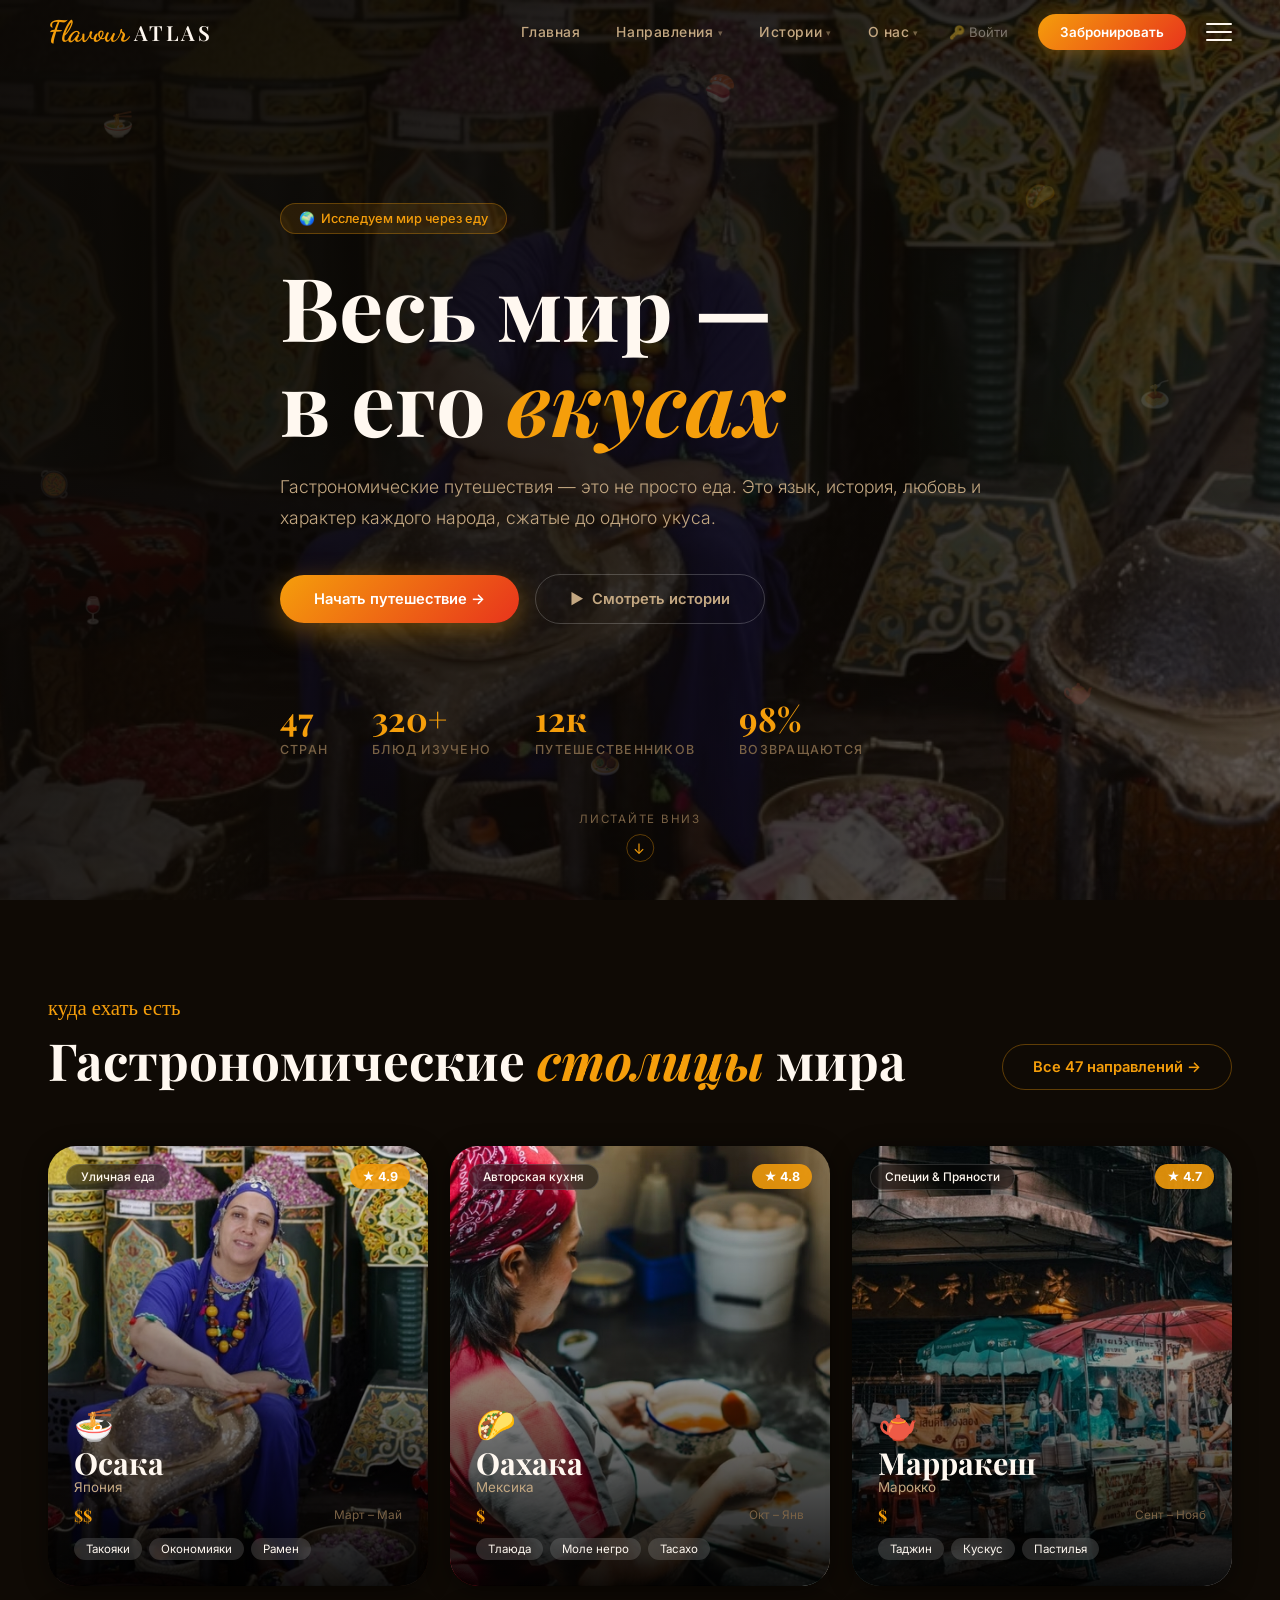
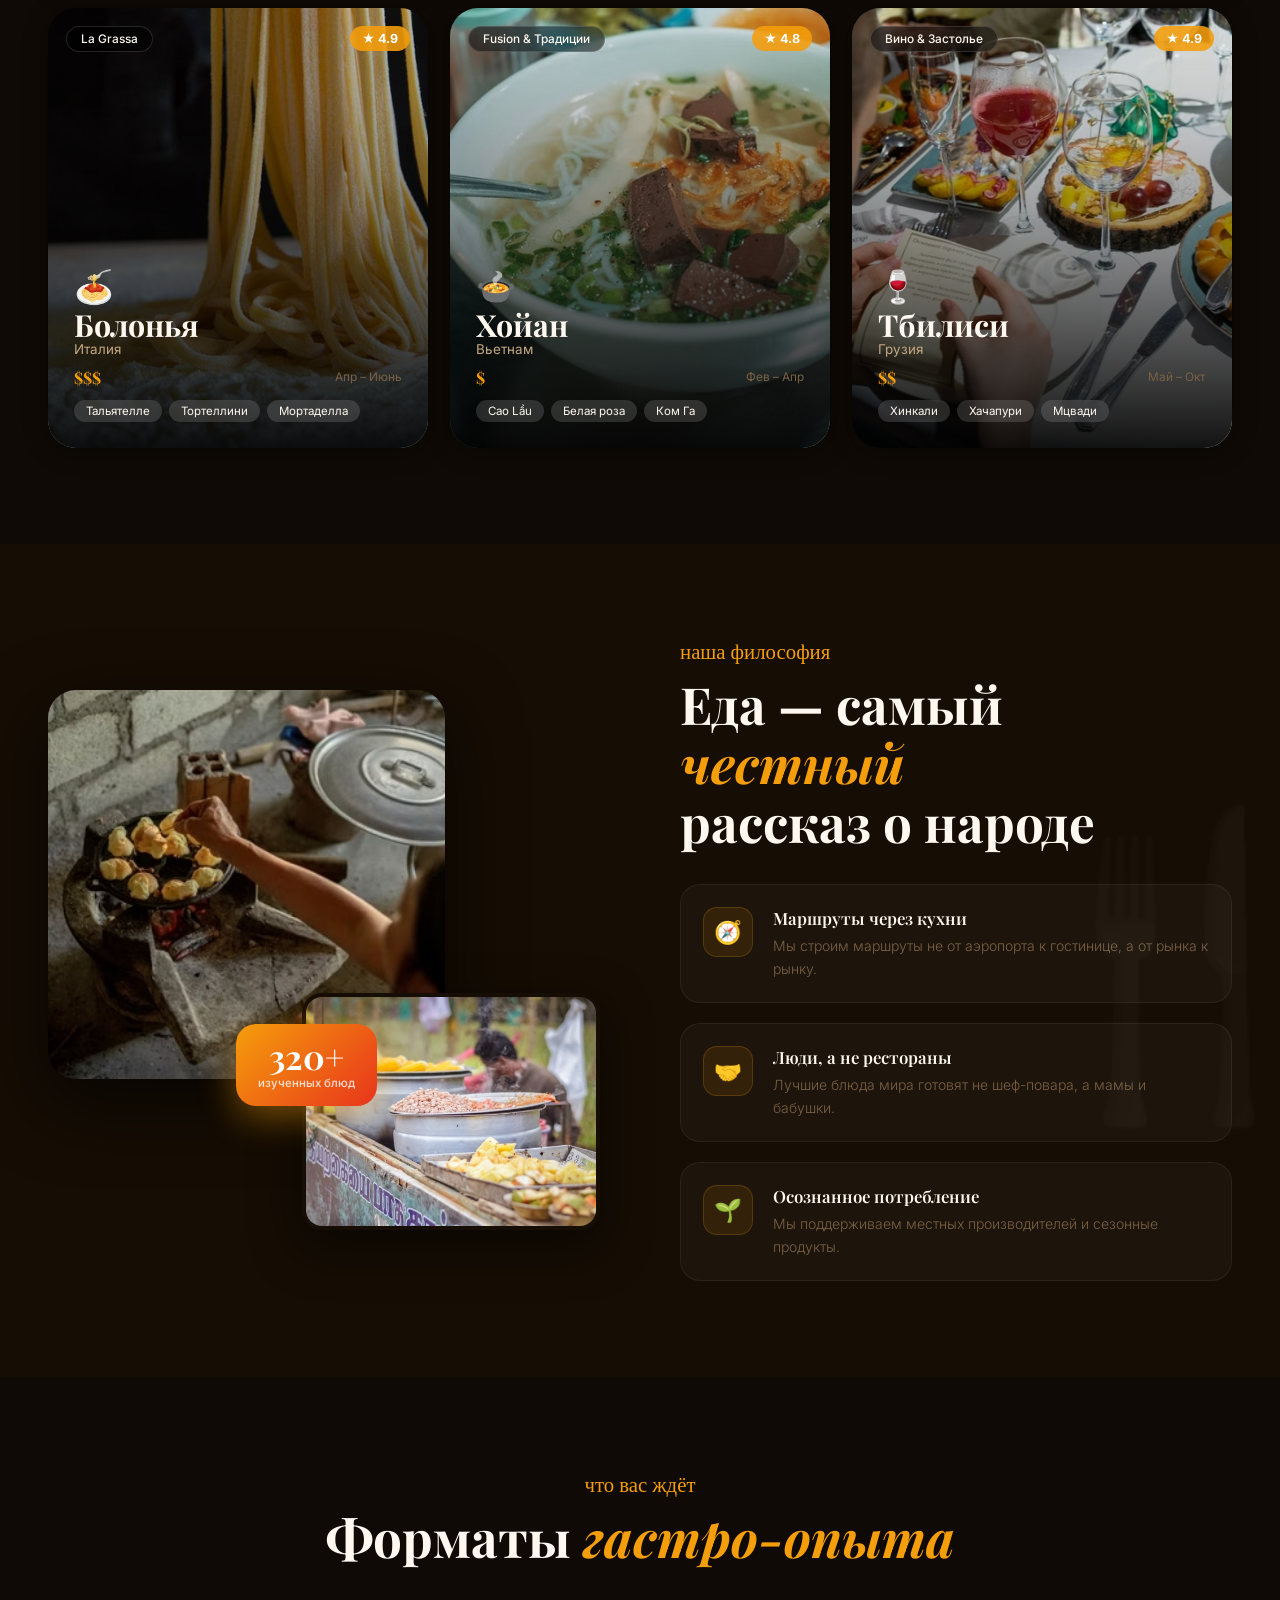
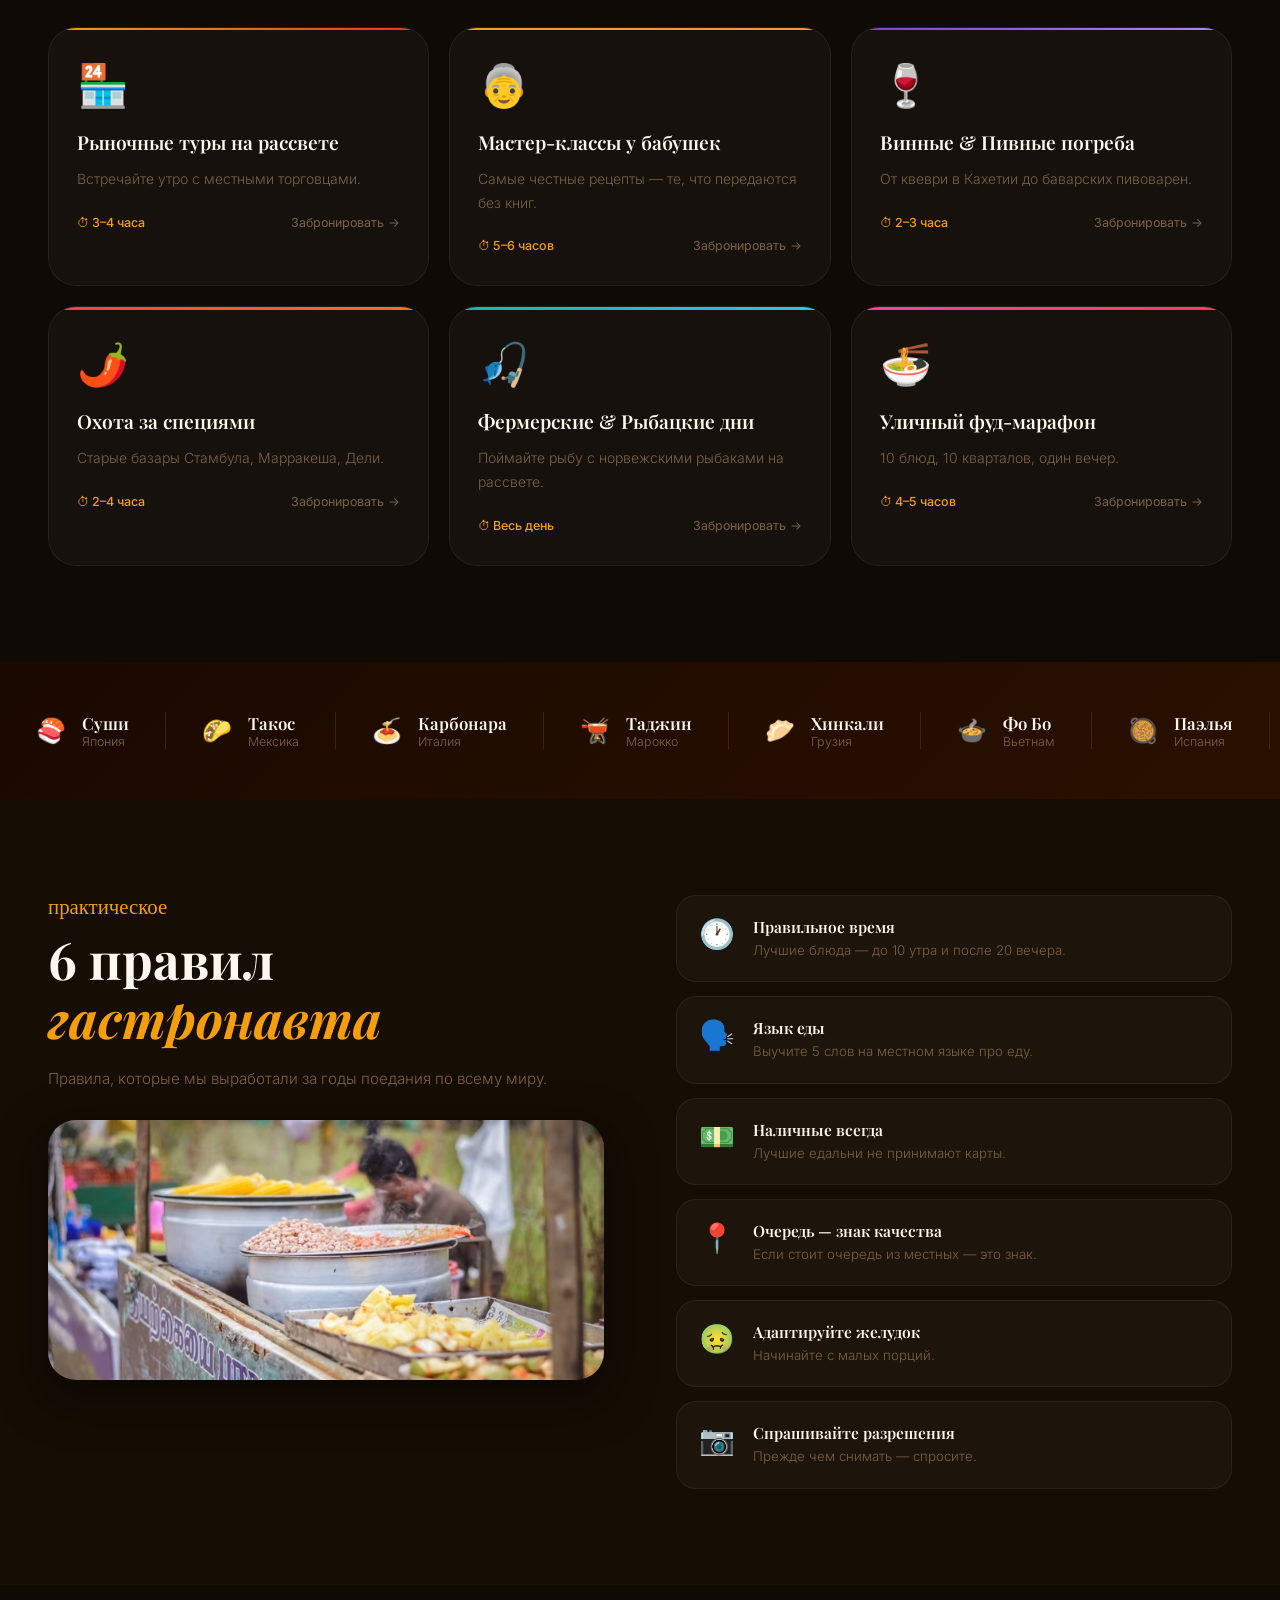
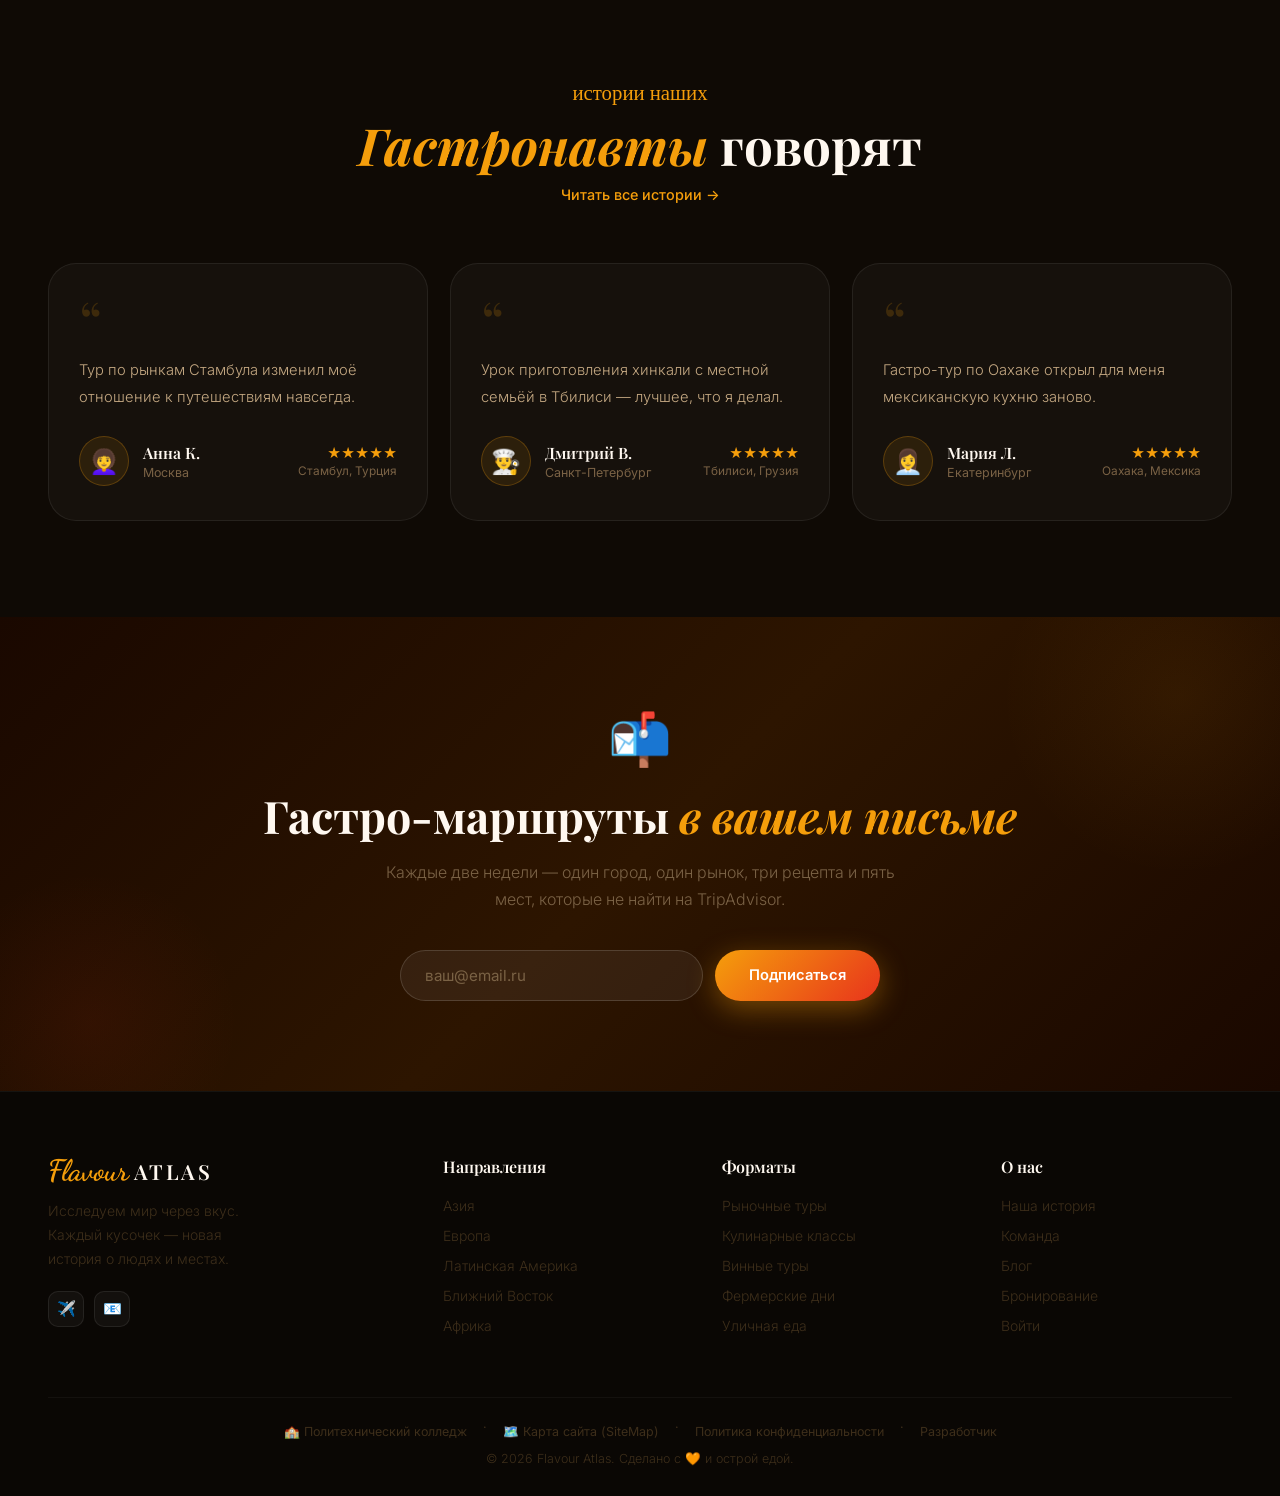
<file: index.html>
<!DOCTYPE html>
<html lang="ru">
<head>
  <meta charset="UTF-8" />
  <meta name="viewport" content="width=device-width, initial-scale=1.0, maximum-scale=1.0, user-scalable=yes" />
  <title>Flavour Atlas — Гастрономические Путешествия</title>
  <link rel="preconnect" href="https://fonts.googleapis.com" />
  <link rel="preconnect" href="https://fonts.gstatic.com" crossorigin />
  <link href="https://fonts.googleapis.com/css2?family=Playfair+Display:ital,wght@0,400;0,600;0,700;0,900;1,400&family=Inter:wght@300;400;500;600&family=Dancing+Script:wght@600;700&display=swap" rel="stylesheet" />
  <link rel="stylesheet" href="shared.css" />
</head>
<body>

<nav class="navbar" id="navbar">
  <div class="container">
    <a href="index.html" class="logo">
      <span class="logo-script">Flavour</span>
      <span class="logo-serif">ATLAS</span>
    </a>
    <ul class="nav-desktop">
      <li><a href="index.html">Главная</a></li>
      <li><a href="destinations.html">Направления <span class="nav-arrow">▾</span></a>
        <ul class="nav-sub"><li><a href="destinations.html">Все направления</a></li><li><a href="destinations.html">Азия</a></li><li><a href="destinations.html">Европа</a></li><li><a href="destinations.html">Латинская Америка</a></li><li><a href="destinations.html">Африка</a></li></ul>
      </li>
      <li><a href="story.html">Истории <span class="nav-arrow">▾</span></a>
        <ul class="nav-sub"><li><a href="story.html">Все истории</a></li><li><a href="story.html">Дневники</a></li><li><a href="story.html">Рецепты</a></li></ul>
      </li>
      <li><a href="about.html">О нас <span class="nav-arrow">▾</span></a>
        <ul class="nav-sub"><li><a href="about.html">Наша история</a></li><li><a href="about.html">Команда</a></li><li><a href="about.html">Контакты</a></li></ul>
      </li>
    </ul>
    <a href="auth.html" class="nav-auth-link">🔑 Войти</a>
    <a href="booking.html" class="nav-cta-btn">Забронировать</a>
    <div class="hamburger-menu">
      <input id="menu__toggle" type="checkbox"/>
      <label class="menu__btn" for="menu__toggle"><span></span></label>
      <div class="menu__overlay" onclick="document.getElementById('menu__toggle').checked=false"></div>
      <ul class="menu__box">
        <li><a class="menu__item" href="index.html">🏠 Главная</a></li>
        <li><input type="checkbox" id="sub-dest-m" class="menu__sub-toggle" checked/><label for="sub-dest-m">🗺️ Направления</label><ul class="menu__sub"><li><a href="destinations.html">Все направления</a></li><li><a href="destinations.html">Азия</a></li><li><a href="destinations.html">Европа</a></li><li><a href="destinations.html">Лат. Америка</a></li><li><a href="destinations.html">Африка</a></li></ul></li>
        <li><input type="checkbox" id="sub-story-m" class="menu__sub-toggle" checked/><label for="sub-story-m">✍️ Истории</label><ul class="menu__sub"><li><a href="story.html">Все истории</a></li><li><a href="story.html">Дневники</a></li><li><a href="story.html">Рецепты</a></li></ul></li>
        <li><input type="checkbox" id="sub-about-m" class="menu__sub-toggle" checked/><label for="sub-about-m">👥 О нас</label><ul class="menu__sub"><li><a href="about.html">Наша история</a></li><li><a href="about.html">Команда</a></li></ul></li>
        <li><a class="menu__item" href="privacy.html">🔒 Политика конфиденциальности</a></li>
        <li><a class="menu__item" href="developer.html">💻 Разработчик</a></li>
        <li><a class="menu__item" href="booking.html">📅 Забронировать</a></li>
        <li><a class="menu__item" href="auth.html">🔑 Войти / Регистрация</a></li>
      </ul>
    </div>
  </div>
</nav>

<section class="home-hero" id="home">
  <div class="home-hero-bg" style="background-image: url('Images/spec.jpg');"></div>
  <div class="home-hero-overlay"></div>
  <div class="hero-particles">
    <span class="particle" style="top:12%;left:8%;animation-delay:0s;animation-duration:5s">🍜</span>
    <span class="particle" style="top:20%;left:80%;animation-delay:.8s;animation-duration:6.5s">🌮</span>
    <span class="particle" style="top:66%;left:6%;animation-delay:1.4s;animation-duration:5.5s">🍷</span>
    <span class="particle" style="top:75%;left:83%;animation-delay:.3s;animation-duration:7s">🫖</span>
    <span class="particle" style="top:42%;left:89%;animation-delay:2s;animation-duration:6s">🍝</span>
    <span class="particle" style="top:52%;left:3%;animation-delay:1s;animation-duration:8s">🥘</span>
    <span class="particle" style="top:8%;left:55%;animation-delay:.5s;animation-duration:5.8s">🍣</span>
    <span class="particle" style="top:83%;left:46%;animation-delay:1.8s;animation-duration:6.2s">🧆</span>
  </div>
  <div class="container">
    <div class="home-hero-content">
      <div class="hero-pill">🌍&nbsp;&nbsp;Исследуем мир через еду</div>
      <h1>Весь мир —<br>в его <em>вкусах</em></h1>
      <p>Гастрономические путешествия — это не просто еда. Это язык, история, любовь и характер каждого народа, сжатые до одного&nbsp;укуса.</p>
      <div class="hero-cta">
        <a href="destinations.html" class="btn btn-primary">Начать путешествие &rarr;</a>
        <a href="story.html" class="btn btn-outline">&#9654;&nbsp; Смотреть истории</a>
      </div>
      <div class="hero-stats">
        <div class="stat-item"><div class="stat-num">47</div><div class="stat-label">стран</div></div>
        <div class="stat-item"><div class="stat-num">320+</div><div class="stat-label">блюд изучено</div></div>
        <div class="stat-item"><div class="stat-num">12к</div><div class="stat-label">путешественников</div></div>
        <div class="stat-item"><div class="stat-num">98%</div><div class="stat-label">возвращаются</div></div>
      </div>
    </div>
  </div>
  <div class="scroll-hint"><span>Листайте вниз</span><div class="scroll-arrow">↓</div></div>
</section>

<section class="section destinations" id="destinations">
  <div class="container">
    <div class="dest-header">
      <div><span class="section-label">куда ехать есть</span><h2 class="section-title">Гастрономические <em>столицы</em> мира</h2></div>
      <a href="destinations.html" class="btn btn-ghost">Все 47 направлений &rarr;</a>
    </div>
    <div class="dest-grid">
      <a class="dest-card" href="destinations.html"><img class="dest-card-img" src="Images/spec.jpg" alt="Osaka" loading="lazy"><div class="dest-card-overlay"></div><div class="dest-tag">Уличная еда</div><div class="dest-rating">★ 4.9</div><div class="dest-body"><div class="dest-emoji">🍜</div><div class="dest-city">Осака</div><div class="dest-country">Япония</div><div class="dest-desc">Мировая столица уличной еды.</div><div class="dest-meta"><span class="dest-price">$$</span><span class="dest-time">Март – Май</span></div><div class="dest-tags"><span class="dest-dish">Такояки</span><span class="dest-dish">Окономияки</span><span class="dest-dish">Рамен</span></div></div></a>
      <a class="dest-card" href="destinations.html"><img class="dest-card-img" src="Images/mexic.jpg" alt="Oaxaca" loading="lazy"><div class="dest-card-overlay"></div><div class="dest-tag">Авторская кухня</div><div class="dest-rating">★ 4.8</div><div class="dest-body"><div class="dest-emoji">🌮</div><div class="dest-city">Оахака</div><div class="dest-country">Мексика</div><div class="dest-desc">Родина шоколада и семи видов моле.</div><div class="dest-meta"><span class="dest-price">$</span><span class="dest-time">Окт – Янв</span></div><div class="dest-tags"><span class="dest-dish">Тлаюда</span><span class="dest-dish">Моле негро</span><span class="dest-dish">Тасахо</span></div></div></a>
      <a class="dest-card" href="destinations.html"><img class="dest-card-img" src="Images/night.jpg" alt="Marrakesh" loading="lazy"><div class="dest-card-overlay"></div><div class="dest-tag">Специи & Пряности</div><div class="dest-rating">★ 4.7</div><div class="dest-body"><div class="dest-emoji">🫖</div><div class="dest-city">Марракеш</div><div class="dest-country">Марокко</div><div class="dest-desc">Джемаа-эль-Фна — живой театр еды.</div><div class="dest-meta"><span class="dest-price">$</span><span class="dest-time">Сент – Нояб</span></div><div class="dest-tags"><span class="dest-dish">Таджин</span><span class="dest-dish">Кускус</span><span class="dest-dish">Пастилья</span></div></div></a>
      <a class="dest-card" href="destinations.html"><img class="dest-card-img" src="Images/pasta.jpg" alt="Bologna" loading="lazy"><div class="dest-card-overlay"></div><div class="dest-tag">La Grassa</div><div class="dest-rating">★ 4.9</div><div class="dest-body"><div class="dest-emoji">🍝</div><div class="dest-city">Болонья</div><div class="dest-country">Италия</div><div class="dest-desc">Жирная, сытная, гордая.</div><div class="dest-meta"><span class="dest-price">$$$</span><span class="dest-time">Апр – Июнь</span></div><div class="dest-tags"><span class="dest-dish">Тальятелле</span><span class="dest-dish">Тортеллини</span><span class="dest-dish">Мортаделла</span></div></div></a>
      <a class="dest-card" href="destinations.html"><img class="dest-card-img" src="Images/vietnam.jpg" alt="Vietnam" loading="lazy"><div class="dest-card-overlay"></div><div class="dest-tag">Fusion & Традиции</div><div class="dest-rating">★ 4.8</div><div class="dest-body"><div class="dest-emoji">🍲</div><div class="dest-city">Хойан</div><div class="dest-country">Вьетнам</div><div class="dest-desc">Кулинарный перекрёсток Азии.</div><div class="dest-meta"><span class="dest-price">$</span><span class="dest-time">Фев – Апр</span></div><div class="dest-tags"><span class="dest-dish">Cao Lầu</span><span class="dest-dish">Белая роза</span><span class="dest-dish">Ком Га</span></div></div></a>
      <a class="dest-card" href="destinations.html"><img class="dest-card-img" src="Images/grusin.jpg" alt="Georgia" loading="lazy"><div class="dest-card-overlay"></div><div class="dest-tag">Вино & Застолье</div><div class="dest-rating">★ 4.9</div><div class="dest-body"><div class="dest-emoji">🍷</div><div class="dest-city">Тбилиси</div><div class="dest-country">Грузия</div><div class="dest-desc">Колыбель виноделия.</div><div class="dest-meta"><span class="dest-price">$$</span><span class="dest-time">Май – Окт</span></div><div class="dest-tags"><span class="dest-dish">Хинкали</span><span class="dest-dish">Хачапури</span><span class="dest-dish">Мцвади</span></div></div></a>
    </div>
  </div>
</section>

<section class="section philosophy" id="about">
  <div class="container">
    <div class="philosophy-grid">
      <div class="philo-images">
        <img class="philo-img-main" src="Images/filosof.jpg" alt="Food world map" loading="lazy">
        <img class="philo-img-secondary" src="Images/sovet.jpg" alt="Traditional cooking" loading="lazy">
        <div class="philo-badge"><div class="philo-badge-num">320+</div><div class="philo-badge-label">изученных блюд</div></div>
      </div>
      <div class="philo-text">
        <span class="section-label">наша философия</span>
        <h2 class="section-title">Еда — самый <em>честный</em><br>рассказ о народе</h2>
        <div class="philo-points">
          <div class="philo-point"><div class="philo-icon">🧭</div><div><h4>Маршруты через кухни</h4><p>Мы строим маршруты не от аэропорта к гостинице, а от рынка к рынку.</p></div></div>
          <div class="philo-point"><div class="philo-icon">🤝</div><div><h4>Люди, а не рестораны</h4><p>Лучшие блюда мира готовят не шеф-повара, а мамы и бабушки.</p></div></div>
          <div class="philo-point"><div class="philo-icon">🌱</div><div><h4>Осознанное потребление</h4><p>Мы поддерживаем местных производителей и сезонные продукты.</p></div></div>
        </div>
      </div>
    </div>
  </div>
</section>

<section class="section experiences" id="experiences">
  <div class="container">
    <div class="exp-header"><span class="section-label">что вас ждёт</span><h2 class="section-title">Форматы <em>гастро-опыта</em></h2></div>
    <div class="exp-grid">
      <a class="exp-card c1" href="booking.html"><div class="exp-emoji">🏪</div><h3>Рыночные туры на рассвете</h3><p>Встречайте утро с местными торговцами.</p><div class="exp-footer"><span class="exp-duration">⏱ 3–4 часа</span><span class="exp-link">Забронировать →</span></div></a>
      <a class="exp-card c2" href="booking.html"><div class="exp-emoji">👵</div><h3>Мастер-классы у бабушек</h3><p>Самые честные рецепты — те, что передаются без книг.</p><div class="exp-footer"><span class="exp-duration">⏱ 5–6 часов</span><span class="exp-link">Забронировать →</span></div></a>
      <a class="exp-card c3" href="booking.html"><div class="exp-emoji">🍷</div><h3>Винные & Пивные погреба</h3><p>От квеври в Кахетии до баварских пивоварен.</p><div class="exp-footer"><span class="exp-duration">⏱ 2–3 часа</span><span class="exp-link">Забронировать →</span></div></a>
      <a class="exp-card c4" href="booking.html"><div class="exp-emoji">🌶️</div><h3>Охота за специями</h3><p>Старые базары Стамбула, Марракеша, Дели.</p><div class="exp-footer"><span class="exp-duration">⏱ 2–4 часа</span><span class="exp-link">Забронировать →</span></div></a>
      <a class="exp-card c5" href="booking.html"><div class="exp-emoji">🎣</div><h3>Фермерские & Рыбацкие дни</h3><p>Поймайте рыбу с норвежскими рыбаками на рассвете.</p><div class="exp-footer"><span class="exp-duration">⏱ Весь день</span><span class="exp-link">Забронировать →</span></div></a>
      <a class="exp-card c6" href="booking.html"><div class="exp-emoji">🍜</div><h3>Уличный фуд-марафон</h3><p>10 блюд, 10 кварталов, один вечер.</p><div class="exp-footer"><span class="exp-duration">⏱ 4–5 часов</span><span class="exp-link">Забронировать →</span></div></a>
    </div>
  </div>
</section>

<div class="food-strip">
  <div class="strip-track">
    <div class="strip-item"><span style="font-size:1.5rem">🍣</span><div><div class="strip-dish">Суши</div><div class="strip-country">Япония</div></div></div>
    <div class="strip-item"><span style="font-size:1.5rem">🌮</span><div><div class="strip-dish">Такос</div><div class="strip-country">Мексика</div></div></div>
    <div class="strip-item"><span style="font-size:1.5rem">🍝</span><div><div class="strip-dish">Карбонара</div><div class="strip-country">Италия</div></div></div>
    <div class="strip-item"><span style="font-size:1.5rem">🫕</span><div><div class="strip-dish">Таджин</div><div class="strip-country">Марокко</div></div></div>
    <div class="strip-item"><span style="font-size:1.5rem">🥟</span><div><div class="strip-dish">Хинкали</div><div class="strip-country">Грузия</div></div></div>
    <div class="strip-item"><span style="font-size:1.5rem">🍲</span><div><div class="strip-dish">Фо Бо</div><div class="strip-country">Вьетнам</div></div></div>
    <div class="strip-item"><span style="font-size:1.5rem">🥘</span><div><div class="strip-dish">Паэлья</div><div class="strip-country">Испания</div></div></div>
    <div class="strip-item"><span style="font-size:1.5rem">🍛</span><div><div class="strip-dish">Масала</div><div class="strip-country">Индия</div></div></div>
    <div class="strip-item"><span style="font-size:1.5rem">🥐</span><div><div class="strip-dish">Круассан</div><div class="strip-country">Франция</div></div></div>
    <div class="strip-item"><span style="font-size:1.5rem">🧆</span><div><div class="strip-dish">Фалафель</div><div class="strip-country">Израиль</div></div></div>
    <div class="strip-item"><span style="font-size:1.5rem">🍜</span><div><div class="strip-dish">Pad Thai</div><div class="strip-country">Таиланд</div></div></div>
    <div class="strip-item"><span style="font-size:1.5rem">🥩</span><div><div class="strip-dish">Асадо</div><div class="strip-country">Аргентина</div></div></div>
  </div>
</div>

<section class="section tips" id="tips">
  <div class="container">
    <div class="tips-grid">
      <div class="tips-left">
        <span class="section-label">практическое</span>
        <h2 class="section-title">6 правил <em>гастронавта</em></h2>
        <p>Правила, которые мы выработали за годы поедания по всему миру.</p>
        <img class="tips-img" src="Images/sovet.jpg" alt="Street food India" loading="lazy">
      </div>
      <div class="tips-list">
        <div class="tip-item"><span class="tip-emoji">🕐</span><div><h4>Правильное время</h4><p>Лучшие блюда — до 10 утра и после 20 вечера.</p></div></div>
        <div class="tip-item"><span class="tip-emoji">🗣️</span><div><h4>Язык еды</h4><p>Выучите 5 слов на местном языке про еду.</p></div></div>
        <div class="tip-item"><span class="tip-emoji">💵</span><div><h4>Наличные всегда</h4><p>Лучшие едальни не принимают карты.</p></div></div>
        <div class="tip-item"><span class="tip-emoji">📍</span><div><h4>Очередь — знак качества</h4><p>Если стоит очередь из местных — это знак.</p></div></div>
        <div class="tip-item"><span class="tip-emoji">🤢</span><div><h4>Адаптируйте желудок</h4><p>Начинайте с малых порций.</p></div></div>
        <div class="tip-item"><span class="tip-emoji">📷</span><div><h4>Спрашивайте разрешения</h4><p>Прежде чем снимать — спросите.</p></div></div>
      </div>
    </div>
  </div>
</section>

<section class="section reviews" id="reviews">
  <div class="container">
    <div class="reviews-header">
      <span class="section-label">истории наших</span>
      <h2 class="section-title"><em>Гастронавты</em> говорят</h2>
      <p style="margin-top:12px;font-size:.9rem;color:var(--muted);"><a href="story.html" style="color:var(--gold);font-weight:500;">Читать все истории →</a></p>
    </div>
    <div class="reviews-grid">
      <a class="review-card" href="story.html"><div class="review-quote">&ldquo;</div><p class="review-text">Тур по рынкам Стамбула изменил моё отношение к путешествиям навсегда.</p><div class="review-footer"><div class="review-avatar">👩‍🦱</div><div><div class="review-name">Анна К.</div><div class="review-city">Москва</div></div><div class="review-stars"><div class="stars">★★★★★</div><div class="review-dest">Стамбул, Турция</div></div></div></a>
      <a class="review-card" href="story.html"><div class="review-quote">&ldquo;</div><p class="review-text">Урок приготовления хинкали с местной семьёй в Тбилиси — лучшее, что я делал.</p><div class="review-footer"><div class="review-avatar">👨‍🍳</div><div><div class="review-name">Дмитрий В.</div><div class="review-city">Санкт-Петербург</div></div><div class="review-stars"><div class="stars">★★★★★</div><div class="review-dest">Тбилиси, Грузия</div></div></div></a>
      <a class="review-card" href="story.html"><div class="review-quote">&ldquo;</div><p class="review-text">Гастро-тур по Оахаке открыл для меня мексиканскую кухню заново.</p><div class="review-footer"><div class="review-avatar">👩‍💼</div><div><div class="review-name">Мария Л.</div><div class="review-city">Екатеринбург</div></div><div class="review-stars"><div class="stars">★★★★★</div><div class="review-dest">Оахака, Мексика</div></div></div></a>
    </div>
  </div>
</section>

<section class="newsletter" id="newsletter">
  <div class="container newsletter-inner">
    <div class="newsletter-icon">📬</div>
    <h2>Гастро-маршруты <em>в вашем письме</em></h2>
    <p>Каждые две недели — один город, один рынок, три рецепта и пять мест, которые не найти на TripAdvisor.</p>
    <form class="newsletter-form" id="newsletter-form" onsubmit="event.preventDefault(); document.getElementById('newsletter-form').style.display='none'; document.getElementById('newsletter-success').style.display='block';">
      <input class="newsletter-input" type="email" placeholder="ваш@email.ru" required>
      <button type="submit" class="btn btn-primary">Подписаться</button>
    </form>
    <div class="newsletter-success" id="newsletter-success">🎉 Отлично! Первый маршрут уже летит к вам на почту.</div>
  </div>
</section>

<footer class="footer">
  <div class="container">
    <div class="footer-grid">
      <div class="footer-brand">
        <a href="index.html" class="logo"><span class="logo-script">Flavour</span><span class="logo-serif">ATLAS</span></a>
        <p>Исследуем мир через вкус. Каждый кусочек — новая история о людях и местах.</p>
        <div class="social-links">
          <a href="https://t.me/Nickusor" class="social-btn" target="_blank" rel="noopener noreferrer" title="Telegram">✈️</a>
          <a href="mailto:mihakozlov2007@gmail.com" class="social-btn" title="Email">📧</a>
        </div>
      </div>
      <div class="footer-col"><h4>Направления</h4><ul><li><a href="destinations.html">Азия</a></li><li><a href="destinations.html">Европа</a></li><li><a href="destinations.html">Латинская Америка</a></li><li><a href="destinations.html">Ближний Восток</a></li><li><a href="destinations.html">Африка</a></li></ul></div>
      <div class="footer-col"><h4>Форматы</h4><ul><li><a href="booking.html">Рыночные туры</a></li><li><a href="booking.html">Кулинарные классы</a></li><li><a href="booking.html">Винные туры</a></li><li><a href="booking.html">Фермерские дни</a></li><li><a href="booking.html">Уличная еда</a></li></ul></div>
      <div class="footer-col"><h4>О нас</h4><ul><li><a href="about.html">Наша история</a></li><li><a href="about.html">Команда</a></li><li><a href="story.html">Блог</a></li><li><a href="booking.html">Бронирование</a></li><li><a href="auth.html">Войти</a></li></ul></div>
    </div>
    <div class="footer-bottom">
      <div class="footer-links-row">
        <a href="https://www.bartc.by" target="_blank" rel="noopener noreferrer">🏫 Политехнический колледж</a>
        <span>·</span>
        <a href="sitemap.html">🗺️ Карта сайта (SiteMap)</a>
        <span>·</span>
        <a href="privacy.html">Политика конфиденциальности</a>
        <span>·</span>
        <a href="developer.html">Разработчик</a>
      </div>
      <div class="footer-links-row">
        <span class="footer-copy">© 2026 Flavour Atlas. Сделано с 🧡 и острой едой.</span>
      </div>
    </div>
  </div>
</footer>

</body>
</html>
</file>
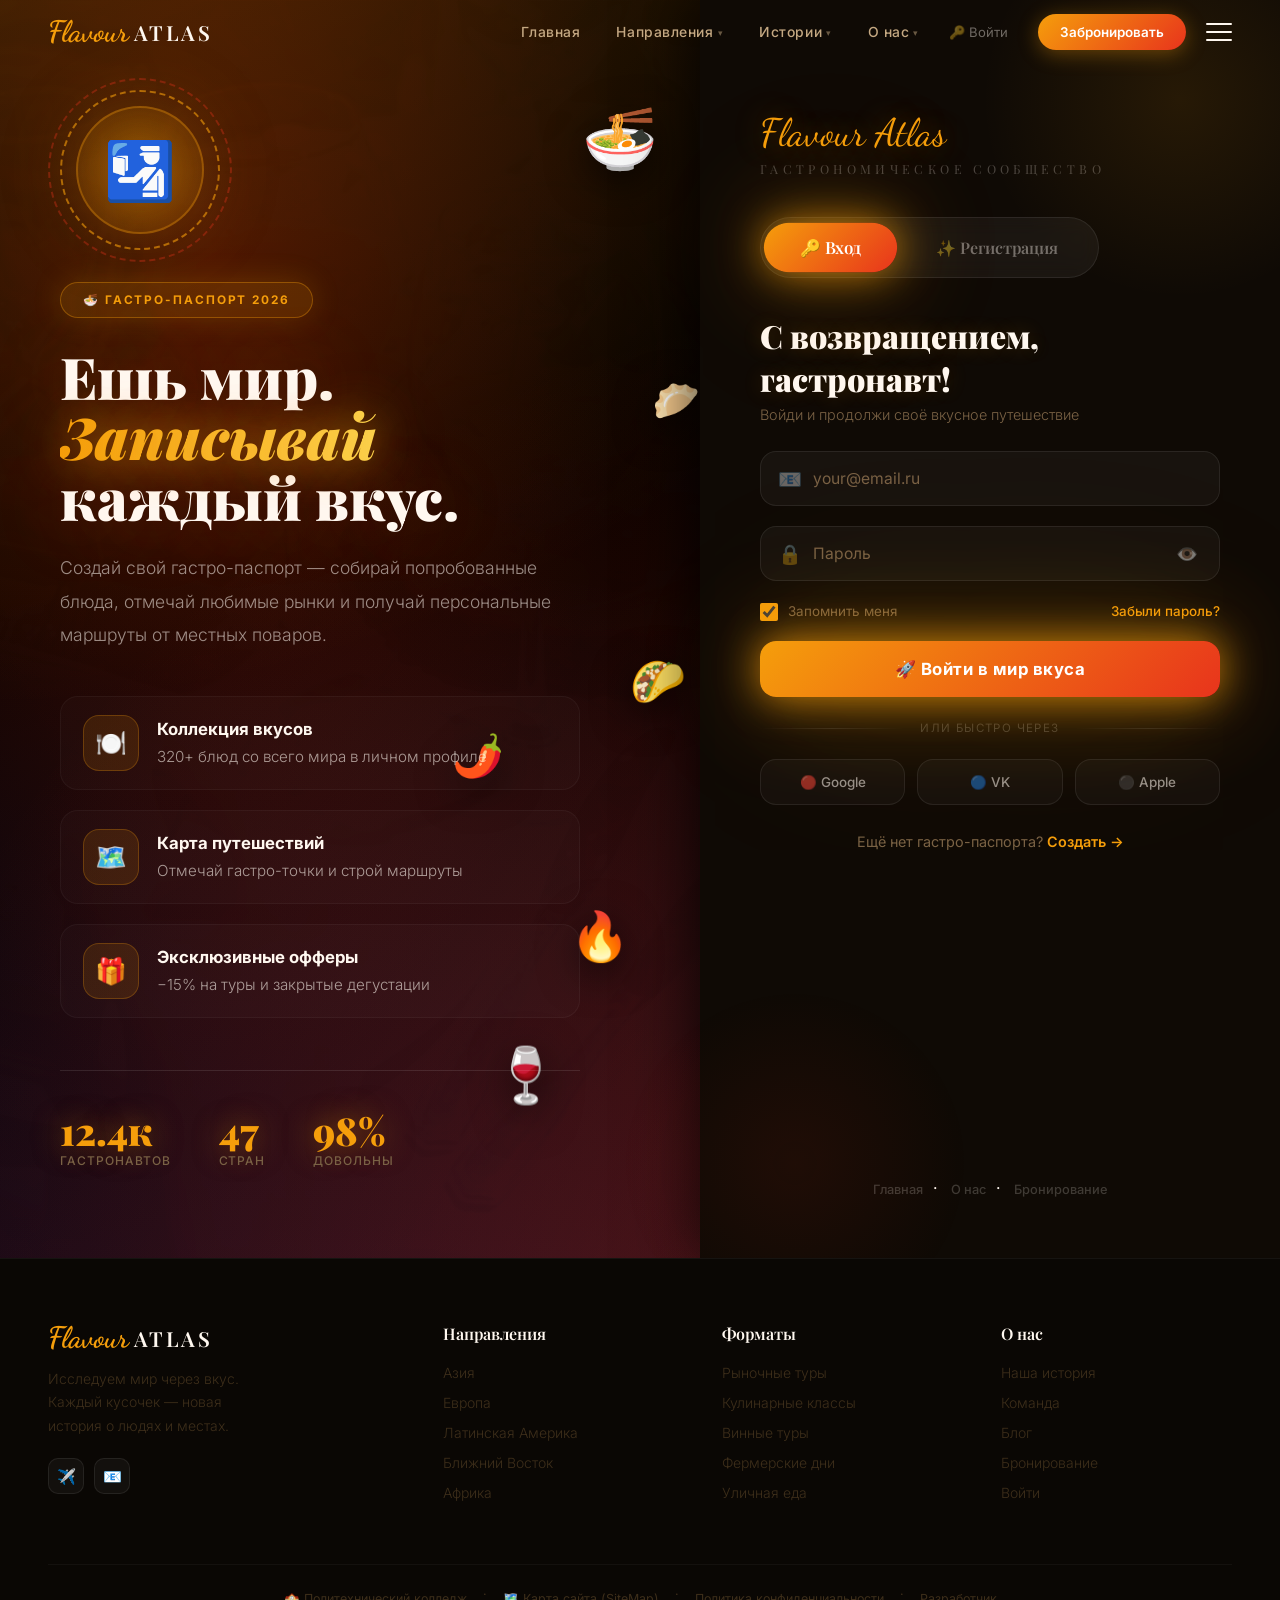
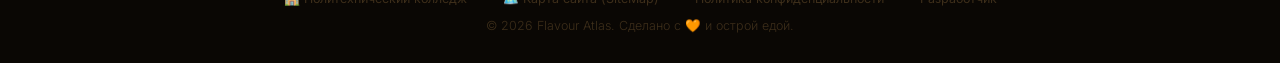
<file: auth.html>
<!DOCTYPE html>
<html lang="ru">
<head>
<meta charset="UTF-8"/>
<meta name="viewport" content="width=device-width, initial-scale=1.0, maximum-scale=1.0, user-scalable=yes"/>
<title>Гастро-паспорт — Flavour Atlas</title>
<link rel="preconnect" href="https://fonts.googleapis.com"/>
<link rel="preconnect" href="https://fonts.gstatic.com" crossorigin/>
<link href="https://fonts.googleapis.com/css2?family=Playfair+Display:ital,wght@0,400;0,600;0,700;0,900;1,400&family=Inter:wght@300;400;500;600;700;900&family=Dancing+Script:wght@600;700&display=swap" rel="stylesheet"/>
<link rel="stylesheet" href="shared.css"/>
<style>
*{box-sizing:border-box;margin:0;padding:0}

:root{
  --gold-glow:0 0 40px rgba(245,158,11,.8),0 0 100px rgba(245,158,11,.4),0 0 200px rgba(245,158,11,.15);
  --fire-glow:0 0 40px rgba(232,52,28,.7),0 0 100px rgba(232,52,28,.3);
}

.auth-wrap{
  min-height:100vh;display:flex;background:#000;
  position:relative;overflow:hidden;
}

.auth-wrap::before{
  content:'';position:fixed;inset:0;
  background:
    radial-gradient(ellipse at 20% 0%,rgba(245,158,11,.12) 0%,transparent 50%),
    radial-gradient(ellipse at 80% 100%,rgba(232,52,28,.1) 0%,transparent 50%),
    radial-gradient(ellipse at 50% 50%,rgba(168,85,247,.06) 0%,transparent 70%);
  pointer-events:none;z-index:0;
  animation:bgPulse 8s ease-in-out infinite alternate;
}
@keyframes bgPulse{
  0%{opacity:.8;transform:scale(1)}
  50%{opacity:1;transform:scale(1.05)}
  100%{opacity:.7;transform:scale(1.02)}
}

.auth-visual{
  flex:1;position:relative;overflow:hidden;
  display:flex;flex-direction:column;justify-content:center;
  padding:90px 60px;
  background:radial-gradient(ellipse at 30% 20%,#3a0a00 0%,#0a0200 60%,#000 100%);
  z-index:1;
}
.auth-visual::before{
  content:'';position:absolute;inset:-80%;
  background:
    radial-gradient(circle at 30% 15%,rgba(245,158,11,.3),transparent 40%),
    radial-gradient(circle at 85% 75%,rgba(232,52,28,.35),transparent 40%),
    radial-gradient(circle at 50% 90%,rgba(168,85,247,.2),transparent 45%);
  animation:meshMove 20s ease-in-out infinite alternate;
}
@keyframes meshMove{0%{transform:rotate(0deg) scale(1)}100%{transform:rotate(25deg) scale(1.4)}}
.auth-visual::after{
  content:'';position:absolute;inset:0;
  background:url('Images/grusin.jpg') center/cover;
  opacity:.04;mix-blend-mode:overlay;filter:saturate(2) contrast(1.5);
}
.auth-visual::before,.auth-visual::after{z-index:0}

.vp-content{position:relative;z-index:3;max-width:520px}

.vp-seal{width:160px;height:160px;margin-bottom:32px;position:relative;filter:drop-shadow(0 0 30px rgba(245,158,11,.5))}
.vp-seal-ring{position:absolute;inset:0;border-radius:50%;border:2.5px dashed rgba(245,158,11,.6);animation:spinSlow 20s linear infinite}
@keyframes spinSlow{to{transform:rotate(360deg)}}
.vp-seal-ring:nth-child(2){inset:-12px;border-color:rgba(232,52,28,.35);animation:spinSlow 28s linear infinite reverse}
.vp-seal-inner{position:absolute;inset:16px;border-radius:50%;background:radial-gradient(circle,rgba(245,158,11,.25),transparent 70%);border:2px solid rgba(245,158,11,.4);display:flex;align-items:center;justify-content:center;font-size:3.6rem;animation:sealPulse 3s ease-in-out infinite;backdrop-filter:blur(6px);box-shadow:inset 0 0 60px rgba(245,158,11,.2)}
@keyframes sealPulse{0%,100%{transform:scale(1);box-shadow:0 0 0 0 rgba(245,158,11,.4),inset 0 0 60px rgba(245,158,11,.2)}50%{transform:scale(1.1);box-shadow:0 0 0 25px rgba(245,158,11,0),inset 0 0 100px rgba(245,158,11,.4)}}

.vp-badge{display:inline-flex;align-items:center;gap:8px;padding:10px 22px;border-radius:100px;background:rgba(245,158,11,.15);border:1.5px solid rgba(245,158,11,.35);font-family:'Inter',sans-serif;font-size:.74rem;font-weight:700;color:var(--gold);letter-spacing:.16em;text-transform:uppercase;margin-bottom:28px;box-shadow:0 0 30px rgba(245,158,11,.2);animation:badgePulse 2.5s ease-in-out infinite}
@keyframes badgePulse{0%,100%{box-shadow:0 0 30px rgba(245,158,11,.2)}50%{box-shadow:0 0 50px rgba(245,158,11,.45)}}

.vp-title{font-family:'Playfair Display',serif;font-size:clamp(2.6rem,4.5vw,4rem);font-weight:900;line-height:1.05;color:var(--cream);margin-bottom:24px;text-shadow:0 0 80px rgba(245,158,11,.3)}
.vp-title em{font-style:italic;color:var(--gold);background:linear-gradient(90deg,var(--gold),#FCD34D,var(--fire),var(--gold));background-size:300% auto;-webkit-background-clip:text;background-clip:text;-webkit-text-fill-color:transparent;animation:shimmerTx 3s linear infinite;filter:drop-shadow(0 0 20px rgba(245,158,11,.6))}
@keyframes shimmerTx{to{background-position:300% center}}

.vp-text{font-family:'Inter',sans-serif;font-size:1.1rem;font-weight:300;line-height:1.9;color:rgba(255,248,240,.55);margin-bottom:44px}

.vp-features{display:flex;flex-direction:column;gap:20px}
.vp-feature{display:flex;align-items:center;gap:18px;padding:18px 22px;background:rgba(255,255,255,.02);border:1px solid rgba(255,255,255,.04);border-radius:18px;transition:all .4s cubic-bezier(.34,1.56,.64,1)}
.vp-feature:hover{transform:translateX(14px) scale(1.02);background:rgba(245,158,11,.06);border-color:rgba(245,158,11,.25);box-shadow:0 8px 40px rgba(0,0,0,.4),0 0 30px rgba(245,158,11,.1)}
.vp-feature-icon{width:56px;height:56px;flex-shrink:0;border-radius:16px;background:rgba(245,158,11,.12);border:1.5px solid rgba(245,158,11,.25);display:flex;align-items:center;justify-content:center;font-size:1.6rem;transition:all .4s cubic-bezier(.34,1.56,.64,1)}
.vp-feature:hover .vp-feature-icon{transform:scale(1.2) rotate(-12deg);box-shadow:0 0 40px rgba(245,158,11,.4);background:rgba(245,158,11,.2)}
.vp-feature-text{font-family:'Inter',sans-serif;font-size:.95rem;color:rgba(255,248,240,.6);font-weight:300;line-height:1.6}
.vp-feature-text b{color:var(--cream);font-weight:700;display:block;margin-bottom:3px;font-size:1.05rem}

.vp-stats{display:flex;gap:48px;margin-top:52px;padding-top:40px;border-top:1px solid rgba(255,255,255,.1)}
.vp-stat-num{font-family:'Playfair Display',serif;font-size:2.4rem;font-weight:900;color:var(--gold);line-height:1;text-shadow:0 0 30px rgba(245,158,11,.5)}
.vp-stat-lbl{font-family:'Inter',sans-serif;font-size:.75rem;color:var(--muted);margin-top:4px;letter-spacing:.08em;font-weight:500;text-transform:uppercase}

.vp-float{position:absolute;pointer-events:none;z-index:2;filter:drop-shadow(0 10px 20px rgba(0,0,0,.7))}
.vp-float.f1{top:8%;right:6%;font-size:3.8rem;animation:floatY 5s ease-in-out infinite}
.vp-float.f2{top:52%;right:2%;font-size:2.8rem;animation:floatY 6s ease-in-out infinite .8s}
.vp-float.f3{bottom:12%;right:20%;font-size:3.4rem;animation:floatY 4.5s ease-in-out infinite 1.4s}
.vp-float.f4{top:30%;right:0%;font-size:2.4rem;animation:floatY 7s ease-in-out infinite .3s}
.vp-float.f5{bottom:38%;right:28%;font-size:2.6rem;animation:floatY 5.5s ease-in-out infinite 2s}
.vp-float.f6{top:72%;right:10%;font-size:3rem;animation:floatY 6.5s ease-in-out infinite 1s}
@keyframes floatY{0%,100%{transform:translateY(0) rotate(-8deg) scale(1)}50%{transform:translateY(-36px) rotate(12deg) scale(1.15)}}

.auth-form-panel{width:min(580px,100%);display:flex;flex-direction:column;justify-content:center;padding:110px 60px 60px;background:var(--dark);position:relative;z-index:1;box-shadow:-4px 0 60px rgba(0,0,0,.8)}
.auth-form-panel::before{content:'';position:absolute;top:-100px;right:-100px;width:400px;height:400px;background:radial-gradient(circle,rgba(245,158,11,.1),transparent 70%);pointer-events:none;animation:orbFloat 8s ease-in-out infinite alternate}
.auth-form-panel::after{content:'';position:absolute;bottom:-80px;left:-80px;width:350px;height:350px;background:radial-gradient(circle,rgba(232,52,28,.08),transparent 70%);pointer-events:none;animation:orbFloat 10s ease-in-out infinite alternate-reverse}
@keyframes orbFloat{0%{transform:translate(0,0)}100%{transform:translate(30px,-30px)}}

.fp-logo{font-family:'Dancing Script',cursive;font-size:2.4rem;color:var(--gold);margin-bottom:4px;text-shadow:0 0 30px rgba(245,158,11,.4)}
.fp-sub{font-family:'Playfair Display',serif;font-size:.78rem;color:rgba(255,248,240,.25);letter-spacing:.35em;text-transform:uppercase;margin-bottom:40px}

#auth-tab-login,#auth-tab-register{display:none}

.fp-tabs{display:flex;gap:8px;background:rgba(255,255,255,.05);border:1px solid rgba(255,255,255,.08);border-radius:100px;padding:6px;margin-bottom:36px;width:fit-content;backdrop-filter:blur(10px)}
.fp-tab{padding:13px 34px;border-radius:100px;font-family:'Playfair Display',serif;font-size:1rem;font-weight:600;color:rgba(255,248,240,.4);cursor:pointer;transition:all .35s cubic-bezier(.34,1.56,.64,1)}
.fp-tab:hover{color:rgba(255,248,240,.8)}
#auth-tab-login:checked~.fp-tabs label[for="auth-tab-login"],
#auth-tab-register:checked~.fp-tabs label[for="auth-tab-register"]{background:linear-gradient(135deg,var(--gold),var(--fire));color:#fff;box-shadow:var(--gold-glow);transform:scale(1.05)}

.fp-form{display:none;flex-direction:column;gap:20px}
#auth-tab-login:checked~.fp-login{display:flex;animation:formIn .6s cubic-bezier(.34,1.56,.64,1)}
#auth-tab-register:checked~.fp-register{display:flex;animation:formIn .6s cubic-bezier(.34,1.56,.64,1)}
@keyframes formIn{from{opacity:0;transform:translateX(40px) scale(.95)}to{opacity:1;transform:translateX(0) scale(1)}}

.fp-title-h{font-family:'Playfair Display',serif;font-size:2rem;font-weight:900;color:var(--cream);margin-bottom:6px;text-shadow:0 0 20px rgba(245,158,11,.2)}
.fp-title-p{font-family:'Inter',sans-serif;font-size:.9rem;color:var(--muted);font-weight:300;margin-bottom:8px}

.fp-field{position:relative}
.fp-input{width:100%;background:rgba(255,255,255,.04);border:1.5px solid rgba(255,255,255,.08);border-radius:16px;padding:17px 20px 17px 52px;color:var(--cream);font-family:'Inter',sans-serif;font-size:.98rem;outline:none;transition:all .3s cubic-bezier(.34,1.56,.64,1)}
.fp-input::placeholder{color:var(--muted)}
.fp-input:focus{border-color:rgba(245,158,11,.6);background:rgba(255,255,255,.08);box-shadow:0 0 0 5px rgba(245,158,11,.12),0 0 30px rgba(245,158,11,.1);transform:scale(1.02)}
.fp-input:focus ~ .fp-i{opacity:1;transform:translateY(-50%) scale(1.2)}
.fp-i{position:absolute;left:18px;top:50%;transform:translateY(-50%);font-size:1.2rem;opacity:.35;pointer-events:none;transition:all .3s}

.pw-check{position:absolute;opacity:0;pointer-events:none}
.pw-text{-webkit-text-security:disc}
.pw-check:checked ~ .pw-text{-webkit-text-security:none}
.fp-pw-toggle{position:absolute;right:14px;top:50%;transform:translateY(-50%);width:38px;height:38px;border-radius:12px;display:flex;align-items:center;justify-content:center;cursor:pointer;font-size:1.1rem;opacity:.45;transition:all .25s}
.fp-pw-toggle:hover{opacity:1;background:rgba(255,255,255,.08);box-shadow:0 0 20px rgba(245,158,11,.2)}
.fp-pw-toggle .eye-closed{display:none}
.pw-check:checked ~ .fp-pw-toggle .eye-open{display:none}
.pw-check:checked ~ .fp-pw-toggle .eye-closed{display:inline}

.fp-row{display:grid;grid-template-columns:1fr 1fr;gap:16px}

.fp-meters{display:flex;gap:6px;margin-top:10px}
.fp-meter{flex:1;height:5px;border-radius:3px;background:rgba(255,255,255,.08);transition:all .35s}
.pw-text:not(:placeholder-shown):invalid ~ .fp-meters .fp-meter{background:#ef4444;box-shadow:0 0 15px rgba(239,68,68,.5)}
.pw-text:valid ~ .fp-meters .fp-meter{background:#22c55e;box-shadow:0 0 15px rgba(34,197,94,.5);animation:meterPop .5s cubic-bezier(.34,1.56,.64,1)}
.pw-text:valid ~ .fp-meters .fp-meter:nth-child(2){animation-delay:.1s}
.pw-text:valid ~ .fp-meters .fp-meter:nth-child(3){animation-delay:.2s}
@keyframes meterPop{0%{transform:scaleY(0)}100%{transform:scaleY(1)}}
.fp-meter-label{font-family:'Inter',sans-serif;font-size:.7rem;color:var(--muted);margin-top:8px;height:16px;transition:color .3s}
.pw-text:not(:placeholder-shown):invalid ~ .fp-meter-label::after{content:'СЛАБЫЙ ПАРОЛЬ 😡';color:#ef4444;font-weight:600}
.pw-text:placeholder-shown ~ .fp-meter-label::after{content:'Минимум 8 символов'}
.pw-text:valid ~ .fp-meter-label::after{content:'БРОНЯ! 🔥🔒';color:#22c55e;font-weight:600;text-shadow:0 0 10px rgba(34,197,94,.5)}

.fp-check{display:flex;align-items:flex-start;gap:10px;font-family:'Inter',sans-serif;font-size:.84rem;color:var(--muted);line-height:1.5;cursor:pointer}
.fp-check input[type="checkbox"]{accent-color:var(--gold);width:18px;height:18px;cursor:pointer;margin-top:2px;flex-shrink:0}
.fp-check a{color:var(--gold);text-decoration:none;font-weight:500}
.fp-check a:hover{text-decoration:underline}

.fp-remember{display:flex;align-items:center;justify-content:space-between;gap:14px}
.fp-link{font-family:'Inter',sans-serif;font-size:.84rem;color:var(--gold);text-decoration:none;transition:opacity .2s;white-space:nowrap;font-weight:500}
.fp-link:hover{opacity:.7}

.fp-submit{width:100%;padding:18px;background:linear-gradient(135deg,var(--gold),var(--fire));border:none;border-radius:16px;font-family:'Inter',sans-serif;font-size:1.05rem;font-weight:700;color:#fff;cursor:pointer;box-shadow:var(--gold-glow);transition:all .3s cubic-bezier(.34,1.56,.64,1);position:relative;overflow:hidden;letter-spacing:.03em}
.fp-submit::before{content:'';position:absolute;top:-50%;left:-150%;width:80%;height:200%;background:linear-gradient(90deg,transparent,rgba(255,255,255,.3),transparent);transform:rotate(25deg);transition:left .7s}
.fp-submit:hover{transform:translateY(-3px) scale(1.02);box-shadow:0 0 60px rgba(245,158,11,.9),0 0 120px rgba(245,158,11,.5),0 0 200px rgba(232,52,28,.3)}
.fp-submit:hover::before{left:150%}

.fp-div{display:flex;align-items:center;gap:16px;margin:4px 0}
.fp-div-line{flex:1;height:1px;background:linear-gradient(90deg,transparent,rgba(255,255,255,.1),transparent)}
.fp-div-txt{font-family:'Inter',sans-serif;font-size:.72rem;color:rgba(255,248,240,.2);letter-spacing:.12em;text-transform:uppercase;white-space:nowrap}

.fp-social{display:grid;grid-template-columns:repeat(3,1fr);gap:12px}
.fp-soc{display:flex;align-items:center;justify-content:center;gap:8px;padding:14px;border-radius:16px;border:1.5px solid rgba(255,255,255,.08);background:rgba(255,255,255,.03);color:rgba(255,248,240,.55);font-family:'Inter',sans-serif;font-size:.84rem;font-weight:500;cursor:pointer;text-decoration:none;transition:all .3s cubic-bezier(.34,1.56,.64,1)}
.fp-soc:hover{border-color:rgba(245,158,11,.4);background:rgba(245,158,11,.1);color:var(--cream);transform:translateY(-3px) scale(1.05);box-shadow:0 12px 40px rgba(0,0,0,.5),0 0 30px rgba(245,158,11,.15)}

.fp-switch{text-align:center;font-family:'Inter',sans-serif;font-size:.9rem;color:var(--muted);margin-top:8px}
.fp-switch label{color:var(--gold);cursor:pointer;font-weight:600;transition:all .2s}
.fp-switch label:hover{text-decoration:underline;text-shadow:0 0 20px rgba(245,158,11,.5)}

.fp-cuisine-q{font-family:'Inter',sans-serif;font-size:.84rem;color:var(--sand);margin-bottom:12px;font-weight:500}
.fp-cuisine-q span{color:var(--gold);font-weight:700}
.fp-cuisines{display:flex;flex-wrap:wrap;gap:10px}
.fp-cuisine{display:flex;align-items:center;gap:6px;position:relative;padding:10px 18px;border-radius:100px;border:1.5px solid rgba(255,255,255,.08);background:rgba(255,255,255,.03);font-family:'Inter',sans-serif;font-size:.82rem;color:rgba(255,248,240,.5);cursor:pointer;transition:all .25s cubic-bezier(.34,1.56,.64,1);user-select:none}
.fp-cuisine input{position:absolute;opacity:0;width:0;height:0}
.fp-cuisine:hover{border-color:rgba(245,158,11,.35);color:rgba(255,248,240,.8);transform:scale(1.05)}
.fp-cuisine:has(input:checked){background:rgba(245,158,11,.2);border-color:var(--gold);color:var(--gold);box-shadow:0 0 30px rgba(245,158,11,.3);transform:scale(1.08);font-weight:600}

.fp-foot{margin-top:auto;padding-top:44px;text-align:center}
.fp-foot a{font-family:'Inter',sans-serif;font-size:.8rem;color:rgba(255,248,240,.2);text-decoration:none;margin:0 10px;transition:all .2s;font-weight:500}
.fp-foot a:hover{color:var(--gold);text-shadow:0 0 15px rgba(245,158,11,.4)}

.fp-success{display:none;flex-direction:column;align-items:center;justify-content:center;text-align:center;position:absolute;inset:0;background:radial-gradient(ellipse at center,rgba(10,4,0,.97),#000);padding:60px 40px;z-index:50}
#welcome:target ~ .fp-success-login,
#welcome-reg:target ~ .fp-success-reg{display:flex;animation:formIn .6s cubic-bezier(.34,1.56,.64,1)}

.fp-success-icon{width:120px;height:120px;border-radius:50%;background:linear-gradient(135deg,var(--gold),var(--fire));display:flex;align-items:center;justify-content:center;font-size:4rem;margin-bottom:30px;box-shadow:0 0 100px rgba(245,158,11,.8),0 0 200px rgba(232,52,28,.4);animation:successPop .8s cubic-bezier(.34,1.56,.64,1)}
@keyframes successPop{0%{transform:scale(0) rotate(-360deg)}100%{transform:scale(1) rotate(0)}}
.fp-success-h{font-family:'Playfair Display',serif;font-size:2rem;font-weight:900;color:var(--cream);margin-bottom:12px;text-shadow:0 0 40px rgba(245,158,11,.4)}
.fp-success-p{font-family:'Inter',sans-serif;font-size:.98rem;color:var(--muted);margin-bottom:30px;line-height:1.7;max-width:360px}
.fp-success-btn{padding:16px 44px;border-radius:100px;background:linear-gradient(135deg,var(--gold),var(--fire));color:#fff;text-decoration:none;font-family:'Inter',sans-serif;font-size:.96rem;font-weight:700;box-shadow:var(--gold-glow);transition:all .3s cubic-bezier(.34,1.56,.64,1);display:inline-block}
.fp-success-btn:hover{transform:translateY(-3px) scale(1.05);box-shadow:0 0 60px rgba(245,158,11,.9)}
.fp-success-alt{margin-top:18px;font-family:'Inter',sans-serif;font-size:.82rem;color:var(--muted)}
.fp-success-alt a{color:var(--gold);text-decoration:none;font-weight:500}

.fp-confetti{position:absolute;inset:0;overflow:hidden;pointer-events:none;z-index:-1}
.fp-conf{position:absolute;width:10px;height:18px;top:-30px;border-radius:3px;opacity:0}
#welcome:target ~ .fp-success-login .fp-confetti .fp-conf,
#welcome-reg:target ~ .fp-success-reg .fp-confetti .fp-conf{animation:confetti 2.8s ease-out infinite}
.fp-conf:nth-child(1){left:5%;background:var(--gold);animation-delay:0s}
.fp-conf:nth-child(2){left:18%;background:var(--fire);animation-delay:.4s}
.fp-conf:nth-child(3){left:31%;background:#22c55e;animation-delay:.8s}
.fp-conf:nth-child(4){left:44%;background:#A855F7;animation-delay:.2s}
.fp-conf:nth-child(5){left:56%;background:var(--gold);animation-delay:.6s}
.fp-conf:nth-child(6){left:68%;background:var(--fire);animation-delay:1s}
.fp-conf:nth-child(7){left:80%;background:#22D3EE;animation-delay:1.2s}
.fp-conf:nth-child(8){left:92%;background:var(--gold);animation-delay:.3s}
.fp-conf:nth-child(9){left:12%;background:#FCD34D;animation-delay:.5s}
.fp-conf:nth-child(10){left:38%;background:var(--fire);animation-delay:.9s}
.fp-conf:nth-child(11){left:64%;background:#22c55e;animation-delay:.7s}
.fp-conf:nth-child(12){left:86%;background:#A855F7;animation-delay:1.1s}
@keyframes confetti{0%{transform:translateY(-40px) rotate(0) scale(1);opacity:1}100%{transform:translateY(700px) rotate(1080deg) scale(.4);opacity:0}}

@media(max-width:900px){.auth-visual{display:none}.auth-form-panel{width:100%;padding:110px 28px 60px}}
@media(max-width:480px){.fp-row{grid-template-columns:1fr}.fp-social{grid-template-columns:1fr}}
</style>
</head>
<body>

<nav class="navbar" id="navbar">
  <div class="container">
    <a href="index.html" class="logo"><span class="logo-script">Flavour</span><span class="logo-serif">ATLAS</span></a>
    <ul class="nav-desktop">
      <li><a href="index.html">Главная</a></li>
      <li><a href="destinations.html">Направления <span class="nav-arrow">▾</span></a><ul class="nav-sub"><li><a href="destinations.html">Все направления</a></li><li><a href="destinations.html">Азия</a></li><li><a href="destinations.html">Европа</a></li><li><a href="destinations.html">Латинская Америка</a></li><li><a href="destinations.html">Африка</a></li></ul></li>
      <li><a href="story.html">Истории <span class="nav-arrow">▾</span></a><ul class="nav-sub"><li><a href="story.html">Все истории</a></li><li><a href="story.html">Дневники</a></li><li><a href="story.html">Рецепты</a></li></ul></li>
      <li><a href="about.html">О нас <span class="nav-arrow">▾</span></a><ul class="nav-sub"><li><a href="about.html">Наша история</a></li><li><a href="about.html">Команда</a></li><li><a href="about.html">Контакты</a></li></ul></li>
    </ul>
    <a href="auth.html" class="nav-auth-link">🔑 Войти</a>
    <a href="booking.html" class="nav-cta-btn">Забронировать</a>
    <div class="hamburger-menu">
      <input id="menu__toggle" type="checkbox"/>
      <label class="menu__btn" for="menu__toggle"><span></span></label>
      <div class="menu__overlay" onclick="document.getElementById('menu__toggle').checked=false"></div>
      <ul class="menu__box">
        <li><a class="menu__item" href="index.html">🏠 Главная</a></li>
        <li><input type="checkbox" id="sub-dest-m" class="menu__sub-toggle" checked/><label for="sub-dest-m">🗺️ Направления</label><ul class="menu__sub"><li><a href="destinations.html">Все направления</a></li><li><a href="destinations.html">Азия</a></li><li><a href="destinations.html">Европа</a></li><li><a href="destinations.html">Лат. Америка</a></li><li><a href="destinations.html">Африка</a></li></ul></li>
        <li><input type="checkbox" id="sub-story-m" class="menu__sub-toggle" checked/><label for="sub-story-m">✍️ Истории</label><ul class="menu__sub"><li><a href="story.html">Все истории</a></li><li><a href="story.html">Дневники</a></li><li><a href="story.html">Рецепты</a></li></ul></li>
        <li><input type="checkbox" id="sub-about-m" class="menu__sub-toggle" checked/><label for="sub-about-m">👥 О нас</label><ul class="menu__sub"><li><a href="about.html">Наша история</a></li><li><a href="about.html">Команда</a></li></ul></li>
        <li><a class="menu__item" href="privacy.html">🔒 Политика конфиденциальности</a></li>
        <li><a class="menu__item" href="developer.html">💻 Разработчик</a></li>
        <li><a class="menu__item" href="booking.html">📅 Забронировать</a></li>
        <li><a class="menu__item" href="auth.html">🔑 Войти / Регистрация</a></li>
      </ul>
    </div>
  </div>
</nav>

<div class="auth-wrap">

  <aside class="auth-visual">
    <span class="vp-float f1">🍜</span><span class="vp-float f2">🌮</span><span class="vp-float f3">🍷</span><span class="vp-float f4">🥟</span><span class="vp-float f5">🌶️</span><span class="vp-float f6">🔥</span>
    <div class="vp-content">
      <div class="vp-seal"><div class="vp-seal-ring"></div><div class="vp-seal-ring"></div><div class="vp-seal-inner">🛂</div></div>
      <div class="vp-badge">🍜 Гастро-паспорт 2026</div>
      <h1 class="vp-title">Ешь мир.<br><em>Записывай</em> каждый вкус.</h1>
      <p class="vp-text">Создай свой гастро-паспорт — собирай попробованные блюда, отмечай любимые рынки и получай персональные маршруты от местных поваров.</p>
      <div class="vp-features">
        <div class="vp-feature"><div class="vp-feature-icon">🍽️</div><div class="vp-feature-text"><b>Коллекция вкусов</b>320+ блюд со всего мира в личном профиле</div></div>
        <div class="vp-feature"><div class="vp-feature-icon">🗺️</div><div class="vp-feature-text"><b>Карта путешествий</b>Отмечай гастро-точки и строй маршруты</div></div>
        <div class="vp-feature"><div class="vp-feature-icon">🎁</div><div class="vp-feature-text"><b>Эксклюзивные офферы</b>−15% на туры и закрытые дегустации</div></div>
      </div>
      <div class="vp-stats">
        <div><div class="vp-stat-num">12.4к</div><div class="vp-stat-lbl">гастронавтов</div></div>
        <div><div class="vp-stat-num">47</div><div class="vp-stat-lbl">стран</div></div>
        <div><div class="vp-stat-num">98%</div><div class="vp-stat-lbl">довольны</div></div>
      </div>
    </div>
  </aside>

  <main class="auth-form-panel">
    <div class="fp-logo">Flavour Atlas</div>
    <div class="fp-sub">Гастрономическое сообщество</div>
    <input type="radio" name="auth-tab" id="auth-tab-login" checked/>
    <input type="radio" name="auth-tab" id="auth-tab-register"/>
    <div class="fp-tabs"><label class="fp-tab" for="auth-tab-login">🔑 Вход</label><label class="fp-tab" for="auth-tab-register">✨ Регистрация</label></div>
    <span id="welcome"></span><span id="welcome-reg"></span>

    <form class="fp-form fp-login" action="#welcome">
      <div><h2 class="fp-title-h">С возвращением, гастронавт!</h2><p class="fp-title-p">Войди и продолжи своё вкусное путешествие</p></div>
      <div class="fp-field"><input class="fp-input" type="email" placeholder="your@email.ru" required/><span class="fp-i">📧</span></div>
      <div class="fp-field"><input type="checkbox" id="pw-vis-login" class="pw-check"/><input class="fp-input pw-text" type="text" placeholder="Пароль" required/><span class="fp-i">🔒</span><label class="fp-pw-toggle" for="pw-vis-login"><span class="eye-open">👁️</span><span class="eye-closed">🙈</span></label></div>
      <div class="fp-remember"><label class="fp-check"><input type="checkbox" checked/><span>Запомнить меня</span></label><a href="auth.html" class="fp-link">Забыли пароль?</a></div>
      <button type="submit" class="fp-submit">🚀 Войти в мир вкуса</button>
      <div class="fp-div"><div class="fp-div-line"></div><span class="fp-div-txt">или быстро через</span><div class="fp-div-line"></div></div>
      <div class="fp-social"><a href="auth.html" class="fp-soc">🔴 Google</a><a href="auth.html" class="fp-soc">🔵 VK</a><a href="auth.html" class="fp-soc">⚫ Apple</a></div>
      <div class="fp-switch">Ещё нет гастро-паспорта? <label for="auth-tab-register">Создать →</label></div>
    </form>

    <form class="fp-form fp-register" action="#welcome-reg">
      <div><h2 class="fp-title-h">Получи свой гастро-паспорт 🛂</h2><p class="fp-title-p">30 секунд — и мир вкуса откроется</p></div>
      <div class="fp-row"><div class="fp-field"><input class="fp-input" type="text" placeholder="Имя" required/><span class="fp-i">👤</span></div><div class="fp-field"><input class="fp-input" type="text" placeholder="Фамилия"/><span class="fp-i">👥</span></div></div>
      <div class="fp-field"><input class="fp-input" type="email" placeholder="your@email.ru" required/><span class="fp-i">📧</span></div>
      <div class="fp-field"><input type="checkbox" id="pw-vis-reg" class="pw-check"/><input class="fp-input pw-text" type="text" placeholder="Придумай пароль" pattern=".{8,}" required/><span class="fp-i">🔒</span><label class="fp-pw-toggle" for="pw-vis-reg"><span class="eye-open">👁️</span><span class="eye-closed">🙈</span></label><div class="fp-meters"><div class="fp-meter"></div><div class="fp-meter"></div><div class="fp-meter"></div></div><div class="fp-meter-label"></div></div>
      <div class="fp-field"><input class="fp-input" type="password" placeholder="Повтори пароль" required/><span class="fp-i">🔐</span></div>
      <div><div class="fp-cuisine-q">Любимая кухня? <span>(можно несколько)</span></div><div class="fp-cuisines"><label class="fp-cuisine"><input type="checkbox"/>🍜 Азия</label><label class="fp-cuisine"><input type="checkbox"/>🍝 Европа</label><label class="fp-cuisine"><input type="checkbox"/>🌮 Лат. Америка</label><label class="fp-cuisine"><input type="checkbox"/>🧆 Восток</label><label class="fp-cuisine"><input type="checkbox"/>🍷 Вино</label></div></div>
      <label class="fp-check"><input type="checkbox" required/><span>Согласен с <a href="privacy.html">условиями</a> и <a href="privacy.html">политикой конфиденциальности</a></span></label>
      <button type="submit" class="fp-submit">🔥 Создать гастро-паспорт</button>
      <div class="fp-div"><div class="fp-div-line"></div><span class="fp-div-txt">или через</span><div class="fp-div-line"></div></div>
      <div class="fp-social"><a href="auth.html" class="fp-soc">🔴 Google</a><a href="auth.html" class="fp-soc">🔵 VK</a><a href="auth.html" class="fp-soc">⚫ Apple</a></div>
      <div class="fp-switch">Уже есть паспорт? <label for="auth-tab-login">Войти →</label></div>
    </form>

    <div class="fp-success fp-success-login">
      <div class="fp-confetti"><span class="fp-conf"></span><span class="fp-conf"></span><span class="fp-conf"></span><span class="fp-conf"></span><span class="fp-conf"></span><span class="fp-conf"></span><span class="fp-conf"></span><span class="fp-conf"></span><span class="fp-conf"></span><span class="fp-conf"></span><span class="fp-conf"></span><span class="fp-conf"></span></div>
      <div class="fp-success-icon">🍜</div><h2 class="fp-success-h">С возвращением!</h2><p class="fp-success-p">Рады видеть тебя снова. Продолжим вкусное путешествие по миру гастрономии!</p>
      <a href="destinations.html" class="fp-success-btn">🗺️ К направлениям</a>
      <div class="fp-success-alt"><a href="auth.html">← Назад</a></div>
    </div>

    <div class="fp-success fp-success-reg">
      <div class="fp-confetti"><span class="fp-conf"></span><span class="fp-conf"></span><span class="fp-conf"></span><span class="fp-conf"></span><span class="fp-conf"></span><span class="fp-conf"></span><span class="fp-conf"></span><span class="fp-conf"></span><span class="fp-conf"></span><span class="fp-conf"></span><span class="fp-conf"></span><span class="fp-conf"></span></div>
      <div class="fp-success-icon">🛂</div><h2 class="fp-success-h">Добро пожаловать, гастронавт!</h2><p class="fp-success-p">Твой гастро-паспорт активирован. Мы уже готовим персональные маршруты под твои вкусы. Начни прямо сейчас!</p>
      <a href="destinations.html" class="fp-success-btn">🗺️ Выбрать направление</a>
      <div class="fp-success-alt"><a href="auth.html">← Назад</a></div>
    </div>

    <div class="fp-foot">
      <a href="index.html">Главная</a>·
      <a href="about.html">О нас</a>·
      <a href="booking.html">Бронирование</a>
    </div>
  </main>

</div>

<footer class="footer">
  <div class="container">
    <div class="footer-grid">
      <div class="footer-brand">
        <a href="index.html" class="logo"><span class="logo-script">Flavour</span><span class="logo-serif">ATLAS</span></a>
        <p>Исследуем мир через вкус. Каждый кусочек — новая история о людях и местах.</p>
        <div class="social-links">
          <a href="https://t.me/Nickusor" class="social-btn" target="_blank" rel="noopener noreferrer" title="Telegram">✈️</a>
          <a href="mailto:mihakozlov2007@gmail.com" class="social-btn" title="Email">📧</a>
        </div>
      </div>
      <div class="footer-col"><h4>Направления</h4><ul><li><a href="destinations.html">Азия</a></li><li><a href="destinations.html">Европа</a></li><li><a href="destinations.html">Латинская Америка</a></li><li><a href="destinations.html">Ближний Восток</a></li><li><a href="destinations.html">Африка</a></li></ul></div>
      <div class="footer-col"><h4>Форматы</h4><ul><li><a href="booking.html">Рыночные туры</a></li><li><a href="booking.html">Кулинарные классы</a></li><li><a href="booking.html">Винные туры</a></li><li><a href="booking.html">Фермерские дни</a></li><li><a href="booking.html">Уличная еда</a></li></ul></div>
      <div class="footer-col"><h4>О нас</h4><ul><li><a href="about.html">Наша история</a></li><li><a href="about.html">Команда</a></li><li><a href="story.html">Блог</a></li><li><a href="booking.html">Бронирование</a></li><li><a href="auth.html">Войти</a></li></ul></div>
    </div>
    <div class="footer-bottom">
      <div class="footer-links-row">
        <a href="https://www.bartc.by" target="_blank" rel="noopener noreferrer">🏫 Политехнический колледж</a>
        <span>·</span>
        <a href="sitemap.html">🗺️ Карта сайта (SiteMap)</a>
        <span>·</span>
        <a href="privacy.html">Политика конфиденциальности</a>
        <span>·</span>
        <a href="developer.html">Разработчик</a>
      </div>
      <div class="footer-links-row">
        <span class="footer-copy">© 2026 Flavour Atlas. Сделано с 🧡 и острой едой.</span>
      </div>
    </div>
  </div>
</footer>

</body>
</html>
</file>
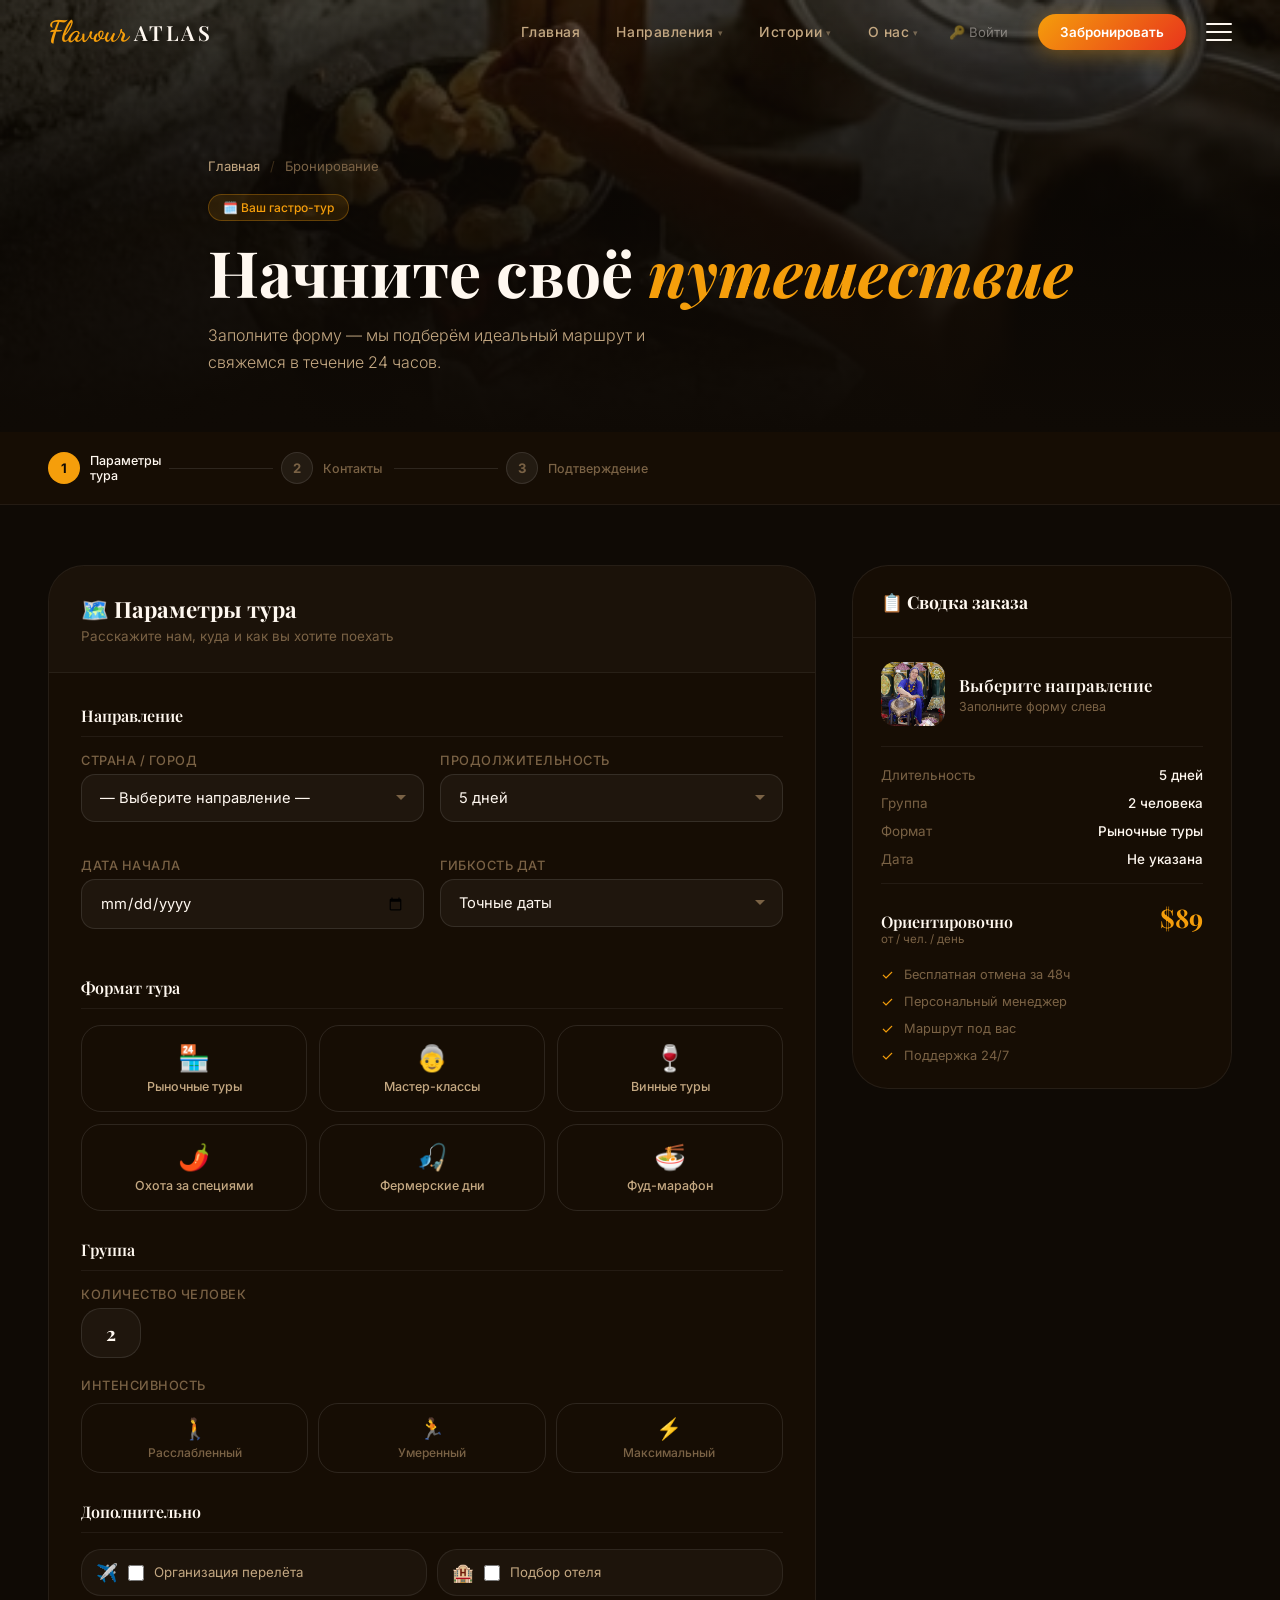
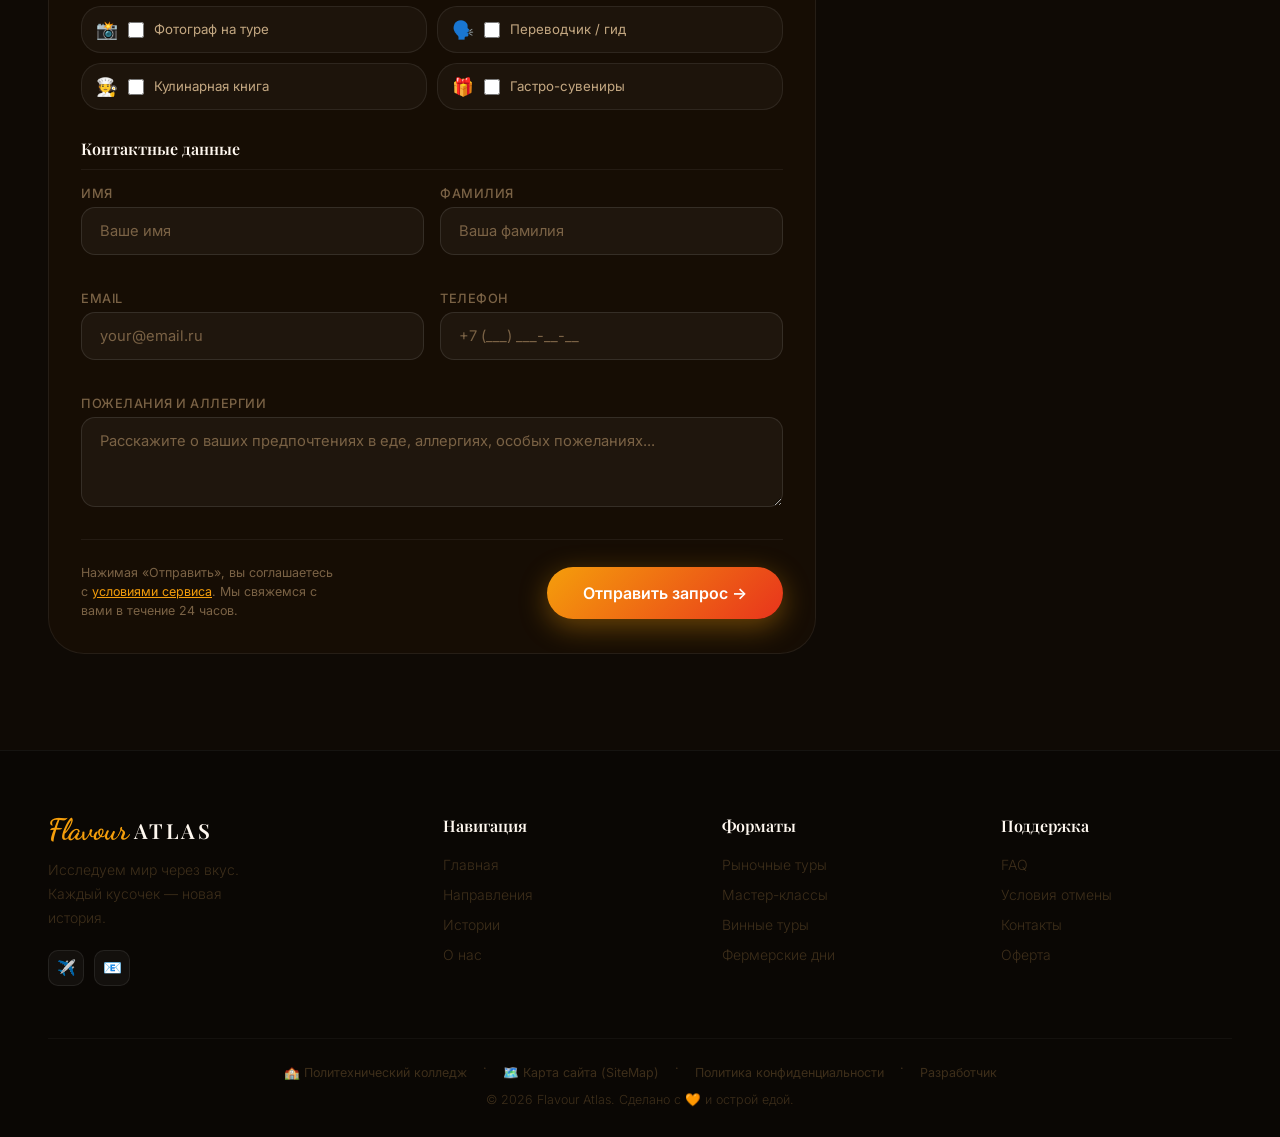
<file: booking.html>
<!DOCTYPE html>
<html lang="ru">
<head>
  <meta charset="UTF-8" />
  <meta name="viewport" content="width=device-width, initial-scale=1.0, maximum-scale=1.0, user-scalable=yes" />
  <title>Бронирование — Flavour Atlas</title>
  <link rel="preconnect" href="https://fonts.googleapis.com" />
  <link rel="preconnect" href="https://fonts.gstatic.com" crossorigin />
  <link href="https://fonts.googleapis.com/css2?family=Playfair+Display:ital,wght@0,400;0,600;0,700;0,900;1,400&family=Inter:wght@300;400;500;600&family=Dancing+Script:wght@600;700&display=swap" rel="stylesheet" />
  <link rel="stylesheet" href="shared.css" />
  <style>
    .booking-hero {
      position: relative;
      min-height: 48vh;
      display: flex; align-items: flex-end;
      overflow: hidden; background: var(--dark);
    }
    .booking-hero::before {
      content: '';
      position: absolute; inset: 0;
      background: url('Images/filosof.jpg') center/cover no-repeat;
      opacity: .35;
    }
    .booking-hero::after {
      content: '';
      position: absolute; inset: 0;
      background: linear-gradient(to top, var(--dark) 0%, rgba(10,7,4,.6) 55%, transparent 100%);
    }
    .booking-hero-content {
      position: relative; z-index: 2;
      padding: 140px 0 56px;
    }
    .booking-hero h1 {
      font-family: 'Playfair Display', serif;
      font-size: clamp(2.4rem, 6vw, 4rem);
      font-weight: 700; line-height: 1.1;
      color: var(--cream); margin-bottom: 14px;
      animation: fadeUp .7s .2s ease both;
    }
    .booking-hero p {
      font-size: 1rem; color: var(--sand);
      font-weight: 300; max-width: 500px; line-height: 1.7;
      animation: fadeUp .7s .35s ease both;
    }

    .steps-bar {
      background: var(--dark2);
      border-bottom: 1px solid rgba(255,255,255,.06);
      padding: 20px 0;
    }
    .steps {
      display: flex; align-items: center;
      gap: 0; max-width: 600px;
    }
    .step {
      display: flex; align-items: center; gap: 10px;
      flex: 1;
    }
    .step-num {
      width: 32px; height: 32px;
      border-radius: 50%;
      display: flex; align-items: center; justify-content: center;
      font-size: .82rem; font-weight: 700;
      flex-shrink: 0;
      transition: var(--transition);
    }
    .step-num.active   { background: var(--gold); color: var(--dark); }
    .step-num.done     { background: rgba(245,158,11,.2); color: var(--gold); border: 1.5px solid var(--gold); }
    .step-num.inactive { background: rgba(255,255,255,.06); color: var(--muted); border: 1.5px solid rgba(255,255,255,.1); }
    .step-label { font-size: .78rem; font-weight: 500; color: var(--muted); }
    .step-label.active { color: var(--cream); }
    .step-connector { flex: 1; height: 1px; background: rgba(255,255,255,.1); margin: 0 8px; }
    .step-connector.done { background: rgba(245,158,11,.4); }

    .booking-section { background: var(--dark); padding: 60px 0 96px; }
    .booking-layout {
      display: grid;
      grid-template-columns: 1fr 380px;
      gap: 36px; align-items: start;
    }

    .form-card {
      background: var(--dark2);
      border: 1px solid rgba(255,255,255,.07);
      border-radius: var(--r-xl);
      overflow: hidden;
    }
    .form-card-header {
      padding: 28px 32px;
      border-bottom: 1px solid rgba(255,255,255,.06);
      background: rgba(255,255,255,.02);
    }
    .form-card-header h2 {
      font-family: 'Playfair Display', serif;
      font-size: 1.4rem; font-weight: 700; color: var(--cream);
    }
    .form-card-header p { font-size: .84rem; color: var(--muted); margin-top: 4px; }
    .form-card-body { padding: 32px; }

    .form-row { display: grid; grid-template-columns: 1fr 1fr; gap: 16px; }
    .form-section-title {
      font-family: 'Playfair Display', serif;
      font-size: 1rem; font-weight: 600; color: var(--cream);
      margin: 28px 0 16px;
      padding-bottom: 10px;
      border-bottom: 1px solid rgba(255,255,255,.06);
    }
    .form-section-title:first-child { margin-top: 0; }

    .form-group { display: flex; flex-direction: column; gap: 6px; }
    .form-label { font-size: .8rem; font-weight: 500; color: var(--muted); text-transform: uppercase; letter-spacing: .04em; }
    .form-input, .form-select, .form-textarea {
      background: rgba(255,255,255,.04);
      border: 1.5px solid rgba(255,255,255,.1);
      border-radius: 14px;
      padding: 14px 18px;
      color: var(--cream);
      font-family: 'Inter', sans-serif;
      font-size: .92rem;
      outline: none;
      transition: border-color .2s, box-shadow .2s;
      width: 100%;
    }
    .form-input:focus, .form-select:focus, .form-textarea:focus {
      border-color: rgba(245,158,11,.45);
      box-shadow: 0 0 0 3px rgba(245,158,11,.08);
    }
    .form-select { cursor: pointer; appearance: none; background-image: url("data:image/svg+xml,%3Csvg xmlns='http://www.w3.org/2000/svg' width='12' height='12' viewBox='0 0 12 12'%3E%3Cpath d='M6 8L1 3h10z' fill='%237A6245'/%3E%3C/svg%3E"); background-repeat: no-repeat; background-position: right 16px center; padding-right: 40px; }
    .form-select option { background: var(--dark2); color: var(--cream); }
    .form-textarea { resize: vertical; min-height: 90px; }

    .tour-types {
      display: grid; grid-template-columns: repeat(3, 1fr);
      gap: 12px; margin-bottom: 4px;
    }
    .tour-type-card {
      border: 1.5px solid rgba(255,255,255,.1);
      border-radius: var(--r-md);
      padding: 16px 14px;
      cursor: pointer;
      transition: var(--transition);
      text-align: center;
      background: transparent;
      display: block;
      text-decoration: none;
      color: inherit;
    }
    .tour-type-card:hover { border-color: rgba(245,158,11,.3); }
    .tour-type-icon { font-size: 1.6rem; margin-bottom: 6px; }
    .tour-type-name { font-size: .78rem; font-weight: 500; color: var(--sand); line-height: 1.3; }

    .group-selector {
      display: flex; align-items: center; gap: 0;
      background: rgba(255,255,255,.04);
      border: 1.5px solid rgba(255,255,255,.1);
      border-radius: var(--r-md);
      overflow: hidden;
      width: fit-content;
    }
    .group-num {
      padding: 0 24px; text-align: center;
      font-family: 'Playfair Display', serif;
      font-size: 1.2rem; font-weight: 700; color: var(--cream);
      line-height: 48px;
    }

    .intensity-row {
      display: flex; gap: 10px; margin-top: 8px;
    }
    .intensity-opt {
      flex: 1; padding: 12px 8px;
      border: 1.5px solid rgba(255,255,255,.1);
      border-radius: var(--r-md);
      text-align: center; cursor: pointer;
      transition: var(--transition);
      background: transparent;
      display: block;
      text-decoration: none;
      color: inherit;
    }
    .intensity-opt:hover { border-color: rgba(245,158,11,.3); }
    .intensity-icon { font-size: 1.3rem; margin-bottom: 4px; }
    .intensity-label { font-size: .75rem; color: var(--muted); font-weight: 500; }

    .extras-grid { display: grid; grid-template-columns: 1fr 1fr; gap: 10px; }
    .extra-item {
      display: flex; align-items: center; gap: 10px;
      padding: 12px 14px;
      background: rgba(255,255,255,.03);
      border: 1px solid rgba(255,255,255,.08);
      border-radius: var(--r-md);
      cursor: pointer;
      transition: var(--transition);
    }
    .extra-item:hover { border-color: rgba(245,158,11,.25); }
    .extra-item input[type=checkbox] { accent-color: var(--gold); width: 16px; height: 16px; cursor: pointer; }
    .extra-item label { font-size: .83rem; color: var(--sand); cursor: pointer; line-height: 1.3; }
    .extra-icon { font-size: 1.1rem; }

    .form-submit {
      margin-top: 32px;
      padding-top: 24px;
      border-top: 1px solid rgba(255,255,255,.06);
      display: flex; align-items: center;
      justify-content: space-between; gap: 16px; flex-wrap: wrap;
    }
    .form-note { font-size: .78rem; color: var(--muted); line-height: 1.5; max-width: 260px; }
    .form-note a { color: var(--gold); text-decoration: underline; }

    .summary-card {
      background: var(--dark2);
      border: 1px solid rgba(255,255,255,.07);
      border-radius: var(--r-xl);
      overflow: hidden;
      position: sticky; top: 90px;
    }
    .summary-header {
      padding: 24px 28px;
      border-bottom: 1px solid rgba(255,255,255,.06);
    }
    .summary-header h3 {
      font-family: 'Playfair Display', serif;
      font-size: 1.1rem; font-weight: 700; color: var(--cream);
    }
    .summary-body { padding: 24px 28px; }

    .summary-dest {
      display: flex; gap: 14px; align-items: center;
      padding-bottom: 20px;
      border-bottom: 1px solid rgba(255,255,255,.06);
      margin-bottom: 20px;
    }
    .summary-dest-img {
      width: 64px; height: 64px;
      border-radius: 14px;
      object-fit: cover;
    }
    .summary-dest-name {
      font-family: 'Playfair Display', serif;
      font-size: 1.05rem; font-weight: 600; color: var(--cream);
    }
    .summary-dest-sub { font-size: .78rem; color: var(--muted); margin-top: 3px; }

    .summary-lines { display: flex; flex-direction: column; gap: 12px; }
    .summary-line {
      display: flex; justify-content: space-between; align-items: center;
    }
    .summary-line-label { font-size: .84rem; color: var(--muted); }
    .summary-line-value { font-size: .84rem; color: var(--cream); font-weight: 500; }

    .summary-divider { height: 1px; background: rgba(255,255,255,.06); margin: 16px 0; }

    .summary-total {
      display: flex; justify-content: space-between; align-items: baseline;
    }
    .summary-total-label {
      font-family: 'Playfair Display', serif;
      font-size: 1rem; color: var(--cream); font-weight: 600;
    }
    .summary-total-price {
      font-family: 'Playfair Display', serif;
      font-size: 1.6rem; font-weight: 700; color: var(--gold);
    }
    .summary-total-sub { font-size: .72rem; color: var(--muted); }

    .summary-features {
      margin-top: 20px;
      display: flex; flex-direction: column; gap: 10px;
    }
    .summary-feature {
      display: flex; align-items: center; gap: 10px;
      font-size: .8rem; color: var(--muted);
    }
    .summary-feature span:first-child { color: var(--gold); font-size: .9rem; }

    @media (max-width: 1024px) { .booking-layout { grid-template-columns: 1fr; } .summary-card { position: static; } }
    @media (max-width: 640px)  { .form-row { grid-template-columns: 1fr; } .tour-types { grid-template-columns: repeat(2,1fr); } .extras-grid { grid-template-columns: 1fr; } }
  </style>
</head>
<body>

<nav class="navbar" id="navbar">
  <div class="container">
    <a href="index.html" class="logo"><span class="logo-script">Flavour</span><span class="logo-serif">ATLAS</span></a>
    <ul class="nav-desktop">
      <li><a href="index.html">Главная</a></li>
      <li><a href="destinations.html">Направления <span class="nav-arrow">▾</span></a><ul class="nav-sub"><li><a href="destinations.html">Все направления</a></li><li><a href="destinations.html">Азия</a></li><li><a href="destinations.html">Европа</a></li><li><a href="destinations.html">Латинская Америка</a></li><li><a href="destinations.html">Африка</a></li></ul></li>
      <li><a href="story.html">Истории <span class="nav-arrow">▾</span></a><ul class="nav-sub"><li><a href="story.html">Все истории</a></li><li><a href="story.html">Дневники</a></li><li><a href="story.html">Рецепты</a></li></ul></li>
      <li><a href="about.html">О нас <span class="nav-arrow">▾</span></a><ul class="nav-sub"><li><a href="about.html">Наша история</a></li><li><a href="about.html">Команда</a></li><li><a href="about.html">Контакты</a></li></ul></li>
    </ul>
    <a href="auth.html" class="nav-auth-link">🔑 Войти</a>
    <a href="booking.html" class="nav-cta-btn">Забронировать</a>
    <div class="hamburger-menu">
      <input id="menu__toggle" type="checkbox"/><label class="menu__btn" for="menu__toggle"><span></span></label>
      <div class="menu__overlay" onclick="document.getElementById('menu__toggle').checked=false"></div>
      <ul class="menu__box">
        <li><a class="menu__item" href="index.html">🏠 Главная</a></li>
        <li><input type="checkbox" id="sub-dest-m" class="menu__sub-toggle" checked/><label for="sub-dest-m">🗺️ Направления</label><ul class="menu__sub"><li><a href="destinations.html">Все направления</a></li><li><a href="destinations.html">Азия</a></li><li><a href="destinations.html">Европа</a></li><li><a href="destinations.html">Лат. Америка</a></li><li><a href="destinations.html">Африка</a></li></ul></li>
        <li><input type="checkbox" id="sub-story-m" class="menu__sub-toggle" checked/><label for="sub-story-m">✍️ Истории</label><ul class="menu__sub"><li><a href="story.html">Все истории</a></li><li><a href="story.html">Дневники</a></li><li><a href="story.html">Рецепты</a></li></ul></li>
        <li><input type="checkbox" id="sub-about-m" class="menu__sub-toggle" checked/><label for="sub-about-m">👥 О нас</label><ul class="menu__sub"><li><a href="about.html">Наша история</a></li><li><a href="about.html">Команда</a></li></ul></li>
        <li><a class="menu__item" href="privacy.html">🔒 Политика конфиденциальности</a></li>
        <li><a class="menu__item" href="developer.html">💻 Разработчик</a></li>
        <li><a class="menu__item" href="booking.html">📅 Забронировать</a></li>
        <li><a class="menu__item" href="auth.html">🔑 Войти / Регистрация</a></li>
      </ul>
    </div>
  </div>
</nav>

<section class="booking-hero">
  <div class="container booking-hero-content">
    <div class="breadcrumb"><a href="index.html">Главная</a><span class="sep">/</span><span>Бронирование</span></div>
    <div class="tag tag-gold" style="margin-bottom:16px;">🗓️ Ваш гастро-тур</div>
    <h1>Начните своё <em style="color:var(--gold);font-style:italic;">путешествие</em></h1>
    <p>Заполните форму — мы подберём идеальный маршрут и свяжемся в течение 24 часов.</p>
  </div>
</section>

<div class="steps-bar">
  <div class="container">
    <div class="steps">
      <div class="step"><div class="step-num active">1</div><div class="step-label active">Параметры тура</div></div>
      <div class="step-connector"></div>
      <div class="step"><div class="step-num inactive">2</div><div class="step-label">Контакты</div></div>
      <div class="step-connector"></div>
      <div class="step"><div class="step-num inactive">3</div><div class="step-label">Подтверждение</div></div>
    </div>
  </div>
</div>

<section class="booking-section">
  <div class="container">
    <div class="booking-layout">

      <form class="form-card" action="booking.html" method="get">
        <div class="form-card-header"><h2>🗺️ Параметры тура</h2><p>Расскажите нам, куда и как вы хотите поехать</p></div>
        <div class="form-card-body">
          <div class="form-section-title">Направление</div>
          <div class="form-row">
            <div class="form-group">
              <label class="form-label">Страна / Город</label>
              <select class="form-select" name="destination">
                <option value="">— Выберите направление —</option>
                <option value="osaka">🇯🇵 Осака, Япония</option>
                <option value="tbilisi">🇬🇪 Тбилиси, Грузия</option>
                <option value="oaxaca">🇲🇽 Оахака, Мексика</option>
                <option value="bologna">🇮🇹 Болонья, Италия</option>
                <option value="marrakesh">🇲🇦 Марракеш, Марокко</option>
                <option value="hoian">🇻🇳 Хойан, Вьетнам</option>
                <option value="istanbul">🇹🇷 Стамбул, Турция</option>
                <option value="bangkok">🇹🇭 Бангкок, Таиланд</option>
              </select>
            </div>
            <div class="form-group">
              <label class="form-label">Продолжительность</label>
              <select class="form-select" name="duration">
                <option value="3">3 дня</option><option value="5" selected>5 дней</option><option value="7">7 дней</option><option value="10">10 дней</option><option value="14">14 дней</option>
              </select>
            </div>
          </div>
          <div class="form-row" style="margin-top:16px;">
            <div class="form-group"><label class="form-label">Дата начала</label><input class="form-input" type="date" name="date"></div>
            <div class="form-group"><label class="form-label">Гибкость дат</label><select class="form-select" name="flexibility"><option>Точные даты</option><option>± 3 дня</option><option>± 1 неделя</option><option>± 2 недели</option></select></div>
          </div>
          <div class="form-section-title">Формат тура</div>
          <div class="tour-types">
            <div class="tour-type-card"><div class="tour-type-icon">🏪</div><div class="tour-type-name">Рыночные туры</div></div>
            <div class="tour-type-card"><div class="tour-type-icon">👵</div><div class="tour-type-name">Мастер-классы</div></div>
            <div class="tour-type-card"><div class="tour-type-icon">🍷</div><div class="tour-type-name">Винные туры</div></div>
            <div class="tour-type-card"><div class="tour-type-icon">🌶️</div><div class="tour-type-name">Охота за специями</div></div>
            <div class="tour-type-card"><div class="tour-type-icon">🎣</div><div class="tour-type-name">Фермерские дни</div></div>
            <div class="tour-type-card"><div class="tour-type-icon">🍜</div><div class="tour-type-name">Фуд-марафон</div></div>
          </div>
          <div class="form-section-title" style="margin-top:28px;">Группа</div>
          <div class="form-group"><label class="form-label">Количество человек</label><div class="group-selector"><div class="group-num">2</div></div></div>
          <div style="margin-top:16px;"><label class="form-label" style="display:block;margin-bottom:10px;">Интенсивность</label>
            <div class="intensity-row">
              <div class="intensity-opt"><div class="intensity-icon">🚶</div><div class="intensity-label">Расслабленный</div></div>
              <div class="intensity-opt"><div class="intensity-icon">🏃</div><div class="intensity-label">Умеренный</div></div>
              <div class="intensity-opt"><div class="intensity-icon">⚡</div><div class="intensity-label">Максимальный</div></div>
            </div>
          </div>
          <div class="form-section-title">Дополнительно</div>
          <div class="extras-grid">
            <label class="extra-item"><span class="extra-icon">✈️</span><input type="checkbox" name="extras" value="flight"><label>Организация перелёта</label></label>
            <label class="extra-item"><span class="extra-icon">🏨</span><input type="checkbox" name="extras" value="hotel"><label>Подбор отеля</label></label>
            <label class="extra-item"><span class="extra-icon">📸</span><input type="checkbox" name="extras" value="photo"><label>Фотограф на туре</label></label>
            <label class="extra-item"><span class="extra-icon">🗣️</span><input type="checkbox" name="extras" value="guide"><label>Переводчик / гид</label></label>
            <label class="extra-item"><span class="extra-icon">🧑‍🍳</span><input type="checkbox" name="extras" value="book"><label>Кулинарная книга</label></label>
            <label class="extra-item"><span class="extra-icon">🎁</span><input type="checkbox" name="extras" value="souvenir"><label>Гастро-сувениры</label></label>
          </div>
          <div class="form-section-title">Контактные данные</div>
          <div class="form-row">
            <div class="form-group"><label class="form-label">Имя</label><input class="form-input" type="text" placeholder="Ваше имя" required></div>
            <div class="form-group"><label class="form-label">Фамилия</label><input class="form-input" type="text" placeholder="Ваша фамилия"></div>
          </div>
          <div class="form-row" style="margin-top:16px;">
            <div class="form-group"><label class="form-label">Email</label><input class="form-input" type="email" placeholder="your@email.ru" required></div>
            <div class="form-group"><label class="form-label">Телефон</label><input class="form-input" type="tel" placeholder="+7 (___) ___-__-__"></div>
          </div>
          <div class="form-group" style="margin-top:16px;"><label class="form-label">Пожелания и аллергии</label><textarea class="form-textarea" placeholder="Расскажите о ваших предпочтениях в еде, аллергиях, особых пожеланиях..."></textarea></div>
          <div class="form-submit">
            <p class="form-note">Нажимая «Отправить», вы соглашаетесь с <a href="about.html">условиями сервиса</a>. Мы свяжемся с вами в течение 24 часов.</p>
            <button type="submit" class="btn btn-primary" style="padding:16px 36px;font-size:1rem;">Отправить запрос →</button>
          </div>
        </div>
      </form>

      <div class="summary-card">
        <div class="summary-header"><h3>📋 Сводка заказа</h3></div>
        <div class="summary-body">
          <div class="summary-dest"><img class="summary-dest-img" src="Images/spec.jpg" alt="Destination"><div><div class="summary-dest-name">Выберите направление</div><div class="summary-dest-sub">Заполните форму слева</div></div></div>
          <div class="summary-lines">
            <div class="summary-line"><span class="summary-line-label">Длительность</span><span class="summary-line-value">5 дней</span></div>
            <div class="summary-line"><span class="summary-line-label">Группа</span><span class="summary-line-value">2 человека</span></div>
            <div class="summary-line"><span class="summary-line-label">Формат</span><span class="summary-line-value">Рыночные туры</span></div>
            <div class="summary-line"><span class="summary-line-label">Дата</span><span class="summary-line-value">Не указана</span></div>
          </div>
          <div class="summary-divider"></div>
          <div class="summary-total"><div><div class="summary-total-label">Ориентировочно</div><div class="summary-total-sub">от / чел. / день</div></div><div class="summary-total-price">$89</div></div>
          <div class="summary-features">
            <div class="summary-feature"><span>✓</span><span>Бесплатная отмена за 48ч</span></div>
            <div class="summary-feature"><span>✓</span><span>Персональный менеджер</span></div>
            <div class="summary-feature"><span>✓</span><span>Маршрут под вас</span></div>
            <div class="summary-feature"><span>✓</span><span>Поддержка 24/7</span></div>
          </div>
        </div>
      </div>

    </div>
  </div>
</section>

<footer class="footer">
  <div class="container">
    <div class="footer-grid">
      <div class="footer-brand">
        <a href="index.html" class="logo"><span class="logo-script">Flavour</span><span class="logo-serif">ATLAS</span></a>
        <p>Исследуем мир через вкус. Каждый кусочек — новая история.</p>
        <div class="social-links">
          <a href="https://t.me/Nickusor" class="social-btn" target="_blank" rel="noopener noreferrer" title="Telegram">✈️</a>
          <a href="mailto:mihakozlov2007@gmail.com" class="social-btn" title="Email">📧</a>
        </div>
      </div>
      <div class="footer-col"><h4>Навигация</h4><ul><li><a href="index.html">Главная</a></li><li><a href="destinations.html">Направления</a></li><li><a href="story.html">Истории</a></li><li><a href="about.html">О нас</a></li></ul></div>
      <div class="footer-col"><h4>Форматы</h4><ul><li><a href="booking.html">Рыночные туры</a></li><li><a href="booking.html">Мастер-классы</a></li><li><a href="booking.html">Винные туры</a></li><li><a href="booking.html">Фермерские дни</a></li></ul></div>
      <div class="footer-col"><h4>Поддержка</h4><ul><li><a href="about.html">FAQ</a></li><li><a href="about.html">Условия отмены</a></li><li><a href="about.html">Контакты</a></li><li><a href="about.html">Оферта</a></li></ul></div>
    </div>
    <div class="footer-bottom">
      <div class="footer-links-row">
        <a href="https://www.bartc.by" target="_blank" rel="noopener noreferrer">🏫 Политехнический колледж</a>
        <span>·</span>
        <a href="sitemap.html">🗺️ Карта сайта (SiteMap)</a>
        <span>·</span>
        <a href="privacy.html">Политика конфиденциальности</a>
        <span>·</span>
        <a href="developer.html">Разработчик</a>
      </div>
      <div class="footer-links-row">
        <span class="footer-copy">© 2026 Flavour Atlas. Сделано с 🧡 и острой едой.</span>
      </div>
    </div>
  </div>
</footer>

</body>
</html>
</file>
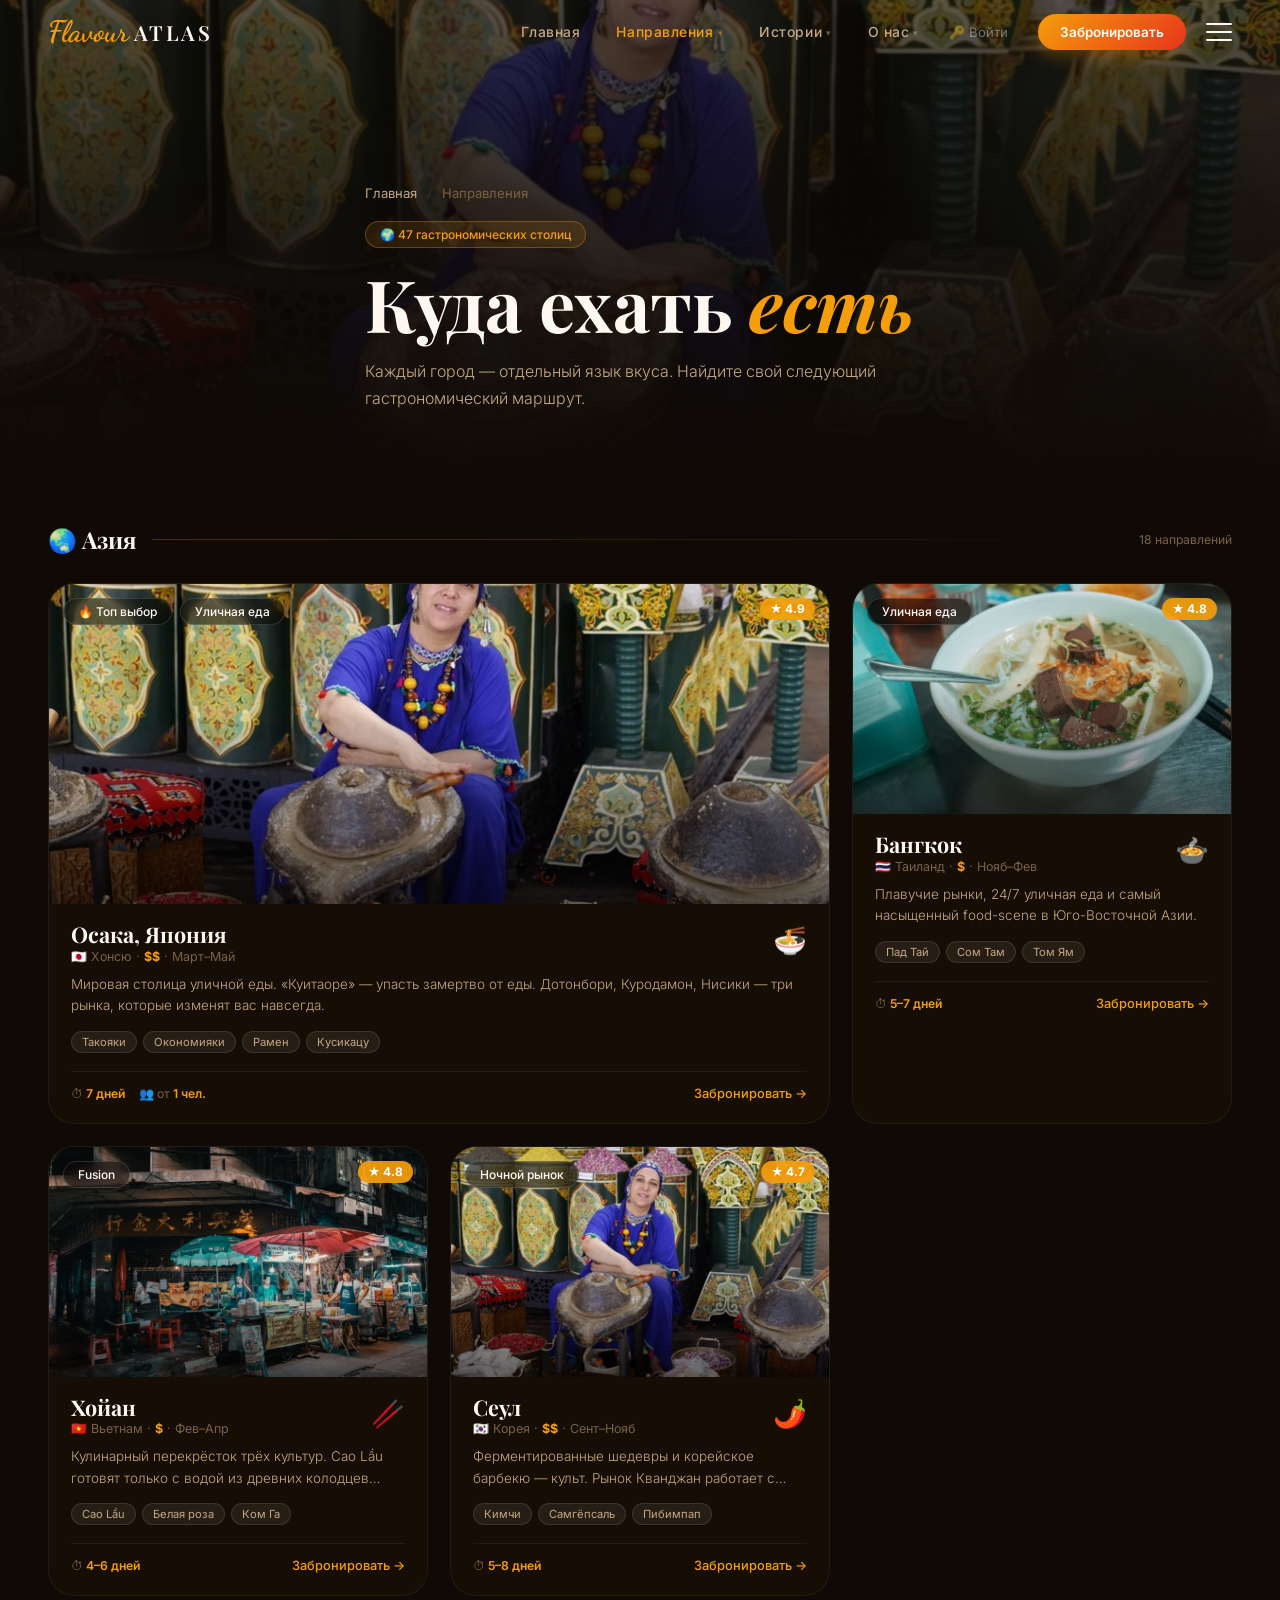
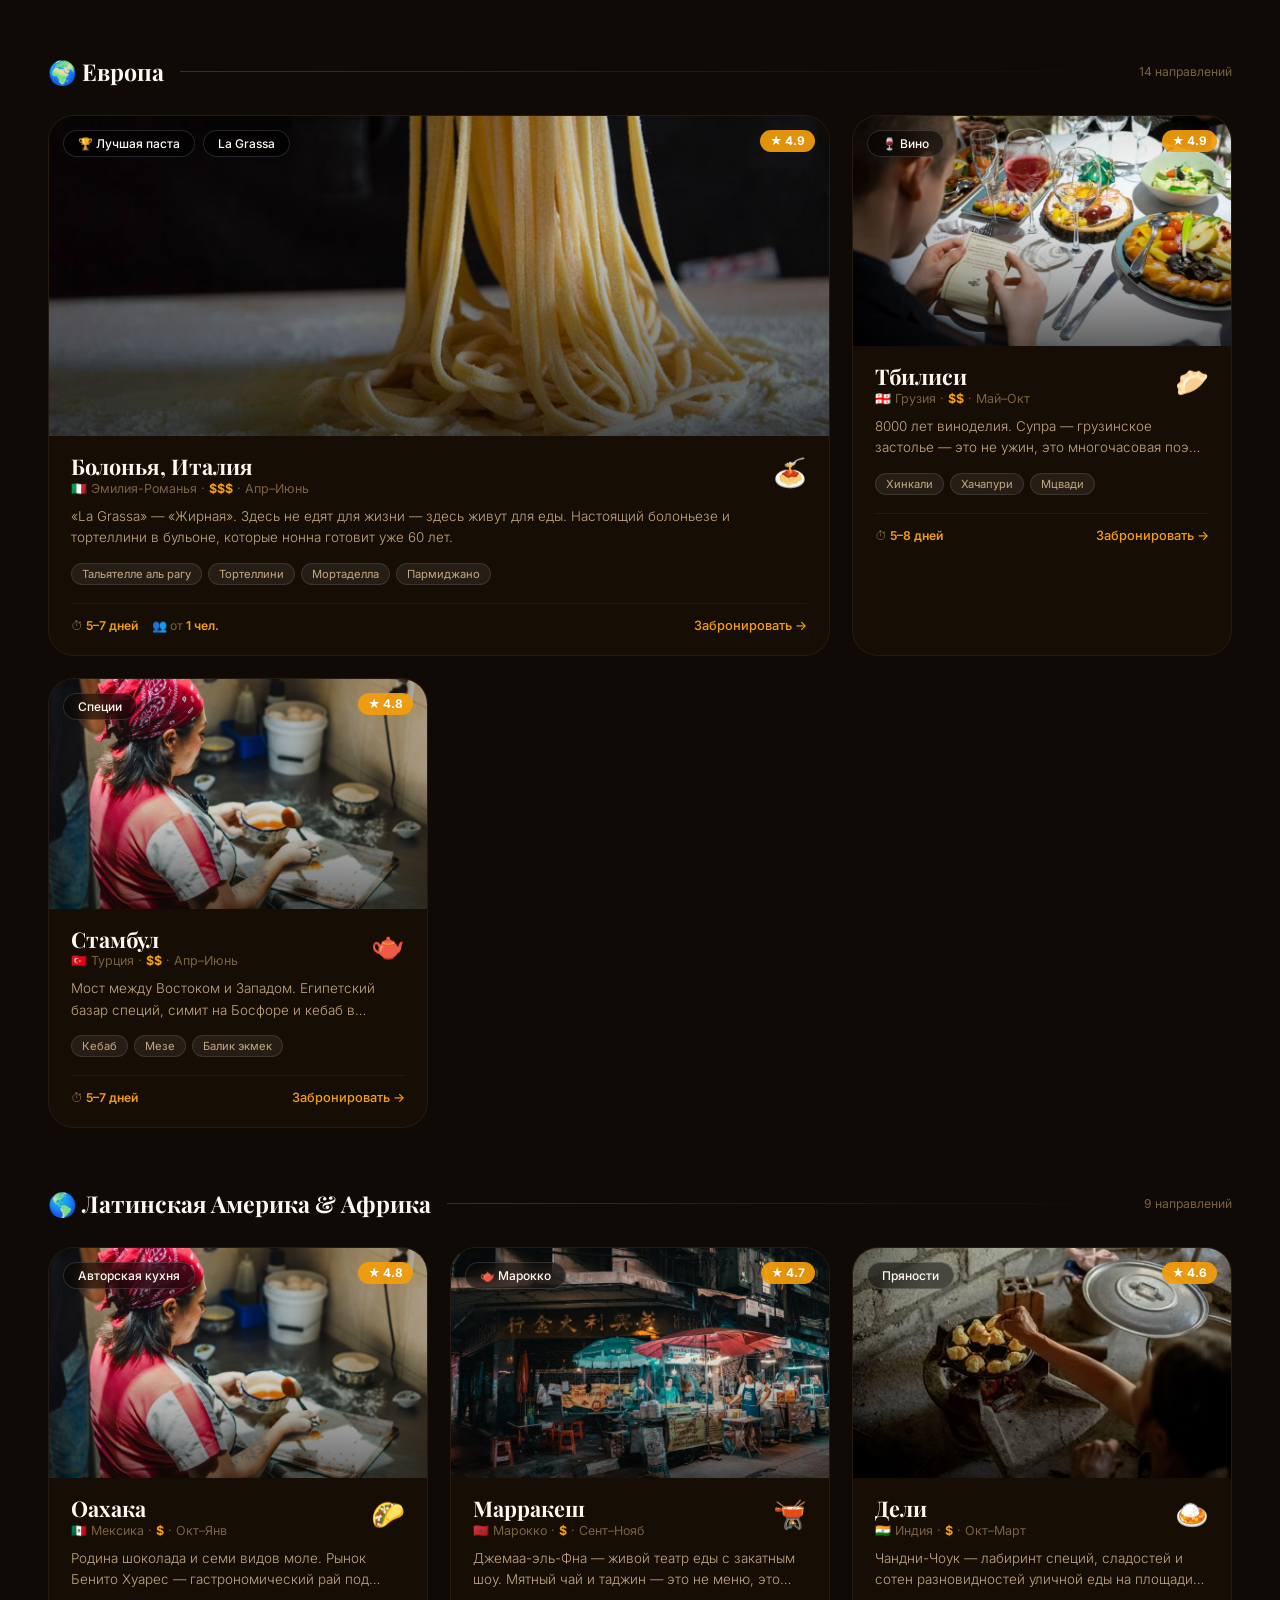
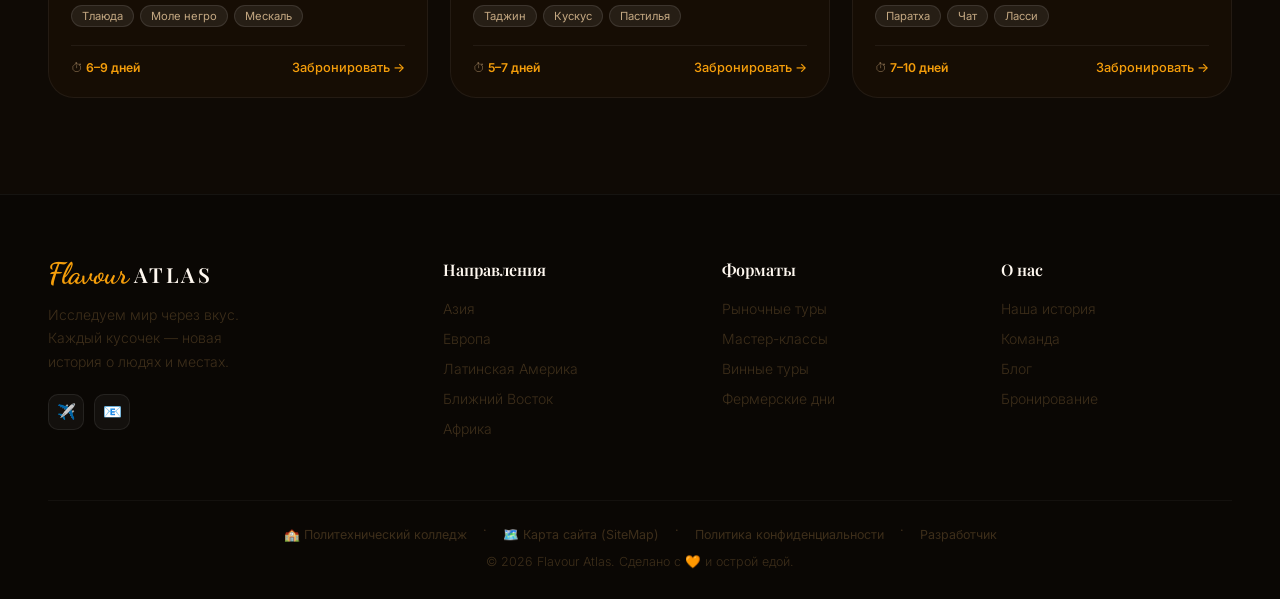
<file: destinations.html>
<!DOCTYPE html>
<html lang="ru">
<head>
<meta charset="UTF-8" />
<meta name="viewport" content="width=device-width, initial-scale=1.0, maximum-scale=1.0, user-scalable=yes" />
<title>Направления — Flavour Atlas</title>
<link rel="preconnect" href="https://fonts.googleapis.com" />
<link rel="preconnect" href="https://fonts.gstatic.com" crossorigin />
<link href="https://fonts.googleapis.com/css2?family=Playfair+Display:ital,wght@0,400;0,600;0,700;0,900;1,400&family=Inter:wght@300;400;500;600&family=Dancing+Script:wght@600;700&display=swap" rel="stylesheet" />
<link rel="stylesheet" href="shared.css" />
<style>
*, *::before, *::after { box-sizing: border-box; margin: 0; padding: 0; }

.dest-hero {
  position: relative;
  min-height: 52vh;
  display: flex;
  align-items: flex-end;
  overflow: hidden;
  background: var(--dark);
}
.dest-hero::before {
  content: '';
  position: absolute; inset: 0;
  background: url('Images/spec.jpg') center/cover no-repeat;
  opacity: .35;
}
.dest-hero::after {
  content: '';
  position: absolute; inset: 0;
  background: linear-gradient(to top, var(--dark) 0%, rgba(10,7,4,.55) 55%, transparent 100%);
}
.dest-hero-content {
  position: relative; z-index: 2;
  padding: 140px 0 56px;
  animation: fadeUp .7s .15s ease both;
}
.dest-hero h1 {
  font-family: 'Playfair Display', serif;
  font-size: clamp(2.4rem, 6vw, 4.5rem);
  font-weight: 700; line-height: 1.1;
  color: var(--cream); margin-bottom: 14px;
}
.dest-hero h1 em { font-style: italic; color: var(--gold); }
.dest-hero p { font-size: 1rem; color: var(--sand); font-weight: 300; line-height: 1.7; max-width: 520px; }

.filter-bar {
  background: rgba(22,13,4,.96);
  border-bottom: 1px solid rgba(255,255,255,.06);
  position: sticky; top: 58px; z-index: 10;
  backdrop-filter: blur(16px);
}
.filter-bar .container {
  display: flex; align-items: center;
  gap: 10px; padding-top: 14px; padding-bottom: 14px;
  flex-wrap: wrap;
}
.filter-label { font-size: .75rem; font-weight: 500; color: var(--muted); text-transform: uppercase; letter-spacing: .1em; white-space: nowrap; }
.filter-btn {
  padding: 7px 16px; border-radius: 100px;
  font-size: .8rem; font-weight: 500; cursor: pointer;
  border: 1.5px solid rgba(255,255,255,.1);
  background: transparent; color: var(--sand);
  transition: all .25s; white-space: nowrap;
}
.filter-btn:hover, .filter-btn.active { background: var(--gold); border-color: var(--gold); color: var(--dark); }

.filter-search {
  margin-left: auto;
  display: flex; align-items: center; gap: 8px;
  background: rgba(255,255,255,.05);
  border: 1.5px solid rgba(255,255,255,.1);
  border-radius: 100px; padding: 7px 16px;
  transition: border-color .2s;
}
.filter-search:focus-within { border-color: rgba(245,158,11,.4); }
.filter-search input { background: none; border: none; outline: none; color: var(--cream); font-family: 'Inter', sans-serif; font-size: .83rem; width: 150px; }
.filter-search input::placeholder { color: var(--muted); }

.catalog-section { background: var(--dark); padding: 56px 0 96px; }

.continent-header { display: flex; align-items: center; gap: 16px; margin-bottom: 28px; margin-top: 60px; }
.continent-header:first-of-type { margin-top: 0; }
.continent-title { font-family: 'Playfair Display', serif; font-size: 1.45rem; font-weight: 700; color: var(--cream); white-space: nowrap; }
.continent-line { flex: 1; height: 1px; background: linear-gradient(90deg, rgba(245,158,11,.25), transparent); }
.continent-count { font-size: .76rem; color: var(--muted); white-space: nowrap; }

.catalog-grid { display: grid; grid-template-columns: repeat(3, 1fr); gap: 22px; }

.catalog-card {
  border-radius: 26px; overflow: hidden;
  background: var(--dark2);
  border: 1px solid rgba(255,255,255,.06);
  cursor: pointer;
  transition: transform .35s ease, box-shadow .35s ease, border-color .35s;
  text-decoration: none; color: inherit; display: block;
}
.catalog-card:hover { transform: translateY(-7px); box-shadow: 0 24px 60px rgba(0,0,0,.55); border-color: rgba(245,158,11,.22); }
.catalog-card.featured { grid-column: span 2; }

.catalog-img-wrap { position: relative; height: 230px; overflow: hidden; }
.catalog-card.featured .catalog-img-wrap { height: 320px; }
.catalog-img { width: 100%; height: 100%; object-fit: cover; transition: transform .55s ease; }
.catalog-card:hover .catalog-img { transform: scale(1.07); }
.catalog-img-overlay { position: absolute; inset: 0; background: linear-gradient(to bottom, transparent 40%, rgba(0,0,0,.6) 100%); }
.catalog-badge-top { position: absolute; top: 14px; left: 14px; display: flex; gap: 8px; }
.catalog-rating { position: absolute; top: 14px; right: 14px; background: rgba(245,158,11,.92); border-radius: 100px; padding: 4px 10px; font-size: .74rem; font-weight: 700; color: #fff; }

.catalog-body { padding: 20px 22px 22px; }
.catalog-header { display: flex; align-items: flex-start; justify-content: space-between; margin-bottom: 10px; }
.catalog-city { font-family: 'Playfair Display', serif; font-size: 1.35rem; font-weight: 700; color: var(--cream); line-height: 1; }
.catalog-country { font-size: .78rem; color: var(--muted); margin-top: 3px; }
.catalog-emoji { font-size: 1.7rem; }
.catalog-desc {
  font-size: .84rem; color: var(--sand); line-height: 1.6; font-weight: 300; margin-bottom: 14px;
  display: -webkit-box; -webkit-line-clamp: 2; -webkit-box-orient: vertical; overflow: hidden;
}
.catalog-dishes { display: flex; gap: 6px; flex-wrap: wrap; margin-bottom: 18px; }
.dish-tag { background: rgba(255,255,255,.07); border: 1px solid rgba(255,255,255,.1); border-radius: 100px; padding: 3px 10px; font-size: .7rem; color: var(--sand); }
.catalog-footer { display: flex; align-items: center; justify-content: space-between; padding-top: 14px; border-top: 1px solid rgba(255,255,255,.06); }
.catalog-meta { display: flex; gap: 14px; }
.meta-item { font-size: .76rem; color: var(--muted); }
.meta-item strong { color: var(--gold); font-weight: 600; }
.catalog-link { font-size: .8rem; color: var(--gold); font-weight: 500; text-decoration: none; transition: gap .2s; display: flex; align-items: center; gap: 4px; }
.catalog-card:hover .catalog-link { gap: 8px; }

@media (max-width: 1024px) { .catalog-grid { grid-template-columns: repeat(2,1fr); } .catalog-card.featured { grid-column: span 2; } }
@media (max-width: 640px) { .catalog-grid { grid-template-columns: 1fr; } .catalog-card.featured { grid-column: span 1; } .filter-search { display: none; } }
</style>
</head>
<body>

<nav class="navbar" id="navbar">
  <div class="container">
    <a href="index.html" class="logo">
      <span class="logo-script">Flavour</span>
      <span class="logo-serif">ATLAS</span>
    </a>
    <ul class="nav-desktop">
      <li><a href="index.html">Главная</a></li>
      <li><a href="destinations.html" class="active">Направления <span class="nav-arrow">▾</span></a>
        <ul class="nav-sub"><li><a href="destinations.html">Все направления</a></li><li><a href="destinations.html">Азия</a></li><li><a href="destinations.html">Европа</a></li><li><a href="destinations.html">Латинская Америка</a></li><li><a href="destinations.html">Африка</a></li></ul>
      </li>
      <li><a href="story.html">Истории <span class="nav-arrow">▾</span></a>
        <ul class="nav-sub"><li><a href="story.html">Все истории</a></li><li><a href="story.html">Дневники</a></li><li><a href="story.html">Рецепты</a></li></ul>
      </li>
      <li><a href="about.html">О нас <span class="nav-arrow">▾</span></a>
        <ul class="nav-sub"><li><a href="about.html">Наша история</a></li><li><a href="about.html">Команда</a></li><li><a href="about.html">Контакты</a></li></ul>
      </li>
    </ul>
    <a href="auth.html" class="nav-auth-link">🔑 Войти</a>
    <a href="booking.html" class="nav-cta-btn">Забронировать</a>
    <div class="hamburger-menu">
      <input id="menu__toggle" type="checkbox"/>
      <label class="menu__btn" for="menu__toggle"><span></span></label>
      <div class="menu__overlay" onclick="document.getElementById('menu__toggle').checked=false"></div>
      <ul class="menu__box">
        <li><a class="menu__item" href="index.html">🏠 Главная</a></li>
        <li><input type="checkbox" id="sub-dest-m" class="menu__sub-toggle" checked/><label for="sub-dest-m">🗺️ Направления</label><ul class="menu__sub"><li><a href="destinations.html">Все направления</a></li><li><a href="destinations.html">Азия</a></li><li><a href="destinations.html">Европа</a></li><li><a href="destinations.html">Лат. Америка</a></li><li><a href="destinations.html">Африка</a></li></ul></li>
        <li><input type="checkbox" id="sub-story-m" class="menu__sub-toggle" checked/><label for="sub-story-m">✍️ Истории</label><ul class="menu__sub"><li><a href="story.html">Все истории</a></li><li><a href="story.html">Дневники</a></li><li><a href="story.html">Рецепты</a></li></ul></li>
        <li><input type="checkbox" id="sub-about-m" class="menu__sub-toggle" checked/><label for="sub-about-m">👥 О нас</label><ul class="menu__sub"><li><a href="about.html">Наша история</a></li><li><a href="about.html">Команда</a></li></ul></li>
        <li><a class="menu__item" href="privacy.html">🔒 Политика конфиденциальности</a></li>
        <li><a class="menu__item" href="developer.html">💻 Разработчик</a></li>
        <li><a class="menu__item" href="booking.html">📅 Забронировать</a></li>
        <li><a class="menu__item" href="auth.html">🔑 Войти / Регистрация</a></li>
      </ul>
    </div>
  </div>
</nav>

<section class="dest-hero">
  <div class="container dest-hero-content">
    <div class="breadcrumb">
      <a href="index.html">Главная</a>
      <span class="sep">/</span>
      <span>Направления</span>
    </div>
    <div class="tag tag-gold" style="margin-bottom:16px;">🌍 47 гастрономических столиц</div>
    <h1>Куда ехать <em>есть</em></h1>
    <p>Каждый город — отдельный язык вкуса. Найдите свой следующий гастрономический маршрут.</p>
  </div>
</section>

<section class="catalog-section">
  <div class="container">

    <div class="continent-header">
      <div class="continent-title">🌏 Азия</div>
      <div class="continent-line"></div>
      <div class="continent-count">18 направлений</div>
    </div>

    <div class="catalog-grid">

      <a href="booking.html" class="catalog-card featured">
        <div class="catalog-img-wrap">
          <img class="catalog-img" src="Images/spec.jpg" alt="Osaka" loading="lazy">
          <div class="catalog-img-overlay"></div>
          <div class="catalog-badge-top">
            <span class="tag tag-dark">🔥 Топ выбор</span>
            <span class="tag tag-dark">Уличная еда</span>
          </div>
          <div class="catalog-rating">★ 4.9</div>
        </div>
        <div class="catalog-body">
          <div class="catalog-header">
            <div>
              <div class="catalog-city">Осака, Япония</div>
              <div class="catalog-country">🇯🇵 Хонсю · <strong style="color:var(--gold)">$$</strong> · Март–Май</div>
            </div>
            <div class="catalog-emoji">🍜</div>
          </div>
          <p class="catalog-desc">Мировая столица уличной еды. «Куитаоре» — упасть замертво от еды. Дотонбори, Куродамон, Нисики — три рынка, которые изменят вас навсегда.</p>
          <div class="catalog-dishes"><span class="dish-tag">Такояки</span><span class="dish-tag">Окономияки</span><span class="dish-tag">Рамен</span><span class="dish-tag">Кусикацу</span></div>
          <div class="catalog-footer">
            <div class="catalog-meta"><div class="meta-item">⏱ <strong>7 дней</strong></div><div class="meta-item">👥 от <strong>1 чел.</strong></div></div>
            <span class="catalog-link">Забронировать →</span>
          </div>
        </div>
      </a>

      <a href="booking.html" class="catalog-card">
        <div class="catalog-img-wrap">
          <img class="catalog-img" src="Images/vietnam.jpg" alt="Bangkok" loading="lazy">
          <div class="catalog-img-overlay"></div>
          <div class="catalog-badge-top"><span class="tag tag-dark">Уличная еда</span></div>
          <div class="catalog-rating">★ 4.8</div>
        </div>
        <div class="catalog-body">
          <div class="catalog-header">
            <div><div class="catalog-city">Бангкок</div><div class="catalog-country">🇹🇭 Таиланд · <strong style="color:var(--gold)">$</strong> · Нояб–Фев</div></div>
            <div class="catalog-emoji">🍲</div>
          </div>
          <p class="catalog-desc">Плавучие рынки, 24/7 уличная еда и самый насыщенный food-scene в Юго-Восточной Азии.</p>
          <div class="catalog-dishes"><span class="dish-tag">Пад Тай</span><span class="dish-tag">Сом Там</span><span class="dish-tag">Том Ям</span></div>
          <div class="catalog-footer">
            <div class="catalog-meta"><div class="meta-item">⏱ <strong>5–7 дней</strong></div></div>
            <span class="catalog-link">Забронировать →</span>
          </div>
        </div>
      </a>

      <a href="booking.html" class="catalog-card">
        <div class="catalog-img-wrap">
          <img class="catalog-img" src="Images/night.jpg" alt="Hoian" loading="lazy">
          <div class="catalog-img-overlay"></div>
          <div class="catalog-badge-top"><span class="tag tag-dark">Fusion</span></div>
          <div class="catalog-rating">★ 4.8</div>
        </div>
        <div class="catalog-body">
          <div class="catalog-header">
            <div><div class="catalog-city">Хойан</div><div class="catalog-country">🇻🇳 Вьетнам · <strong style="color:var(--gold)">$</strong> · Фев–Апр</div></div>
            <div class="catalog-emoji">🥢</div>
          </div>
          <p class="catalog-desc">Кулинарный перекрёсток трёх культур. Cao Lầu готовят только с водой из древних колодцев этого города.</p>
          <div class="catalog-dishes"><span class="dish-tag">Cao Lầu</span><span class="dish-tag">Белая роза</span><span class="dish-tag">Ком Га</span></div>
          <div class="catalog-footer">
            <div class="catalog-meta"><div class="meta-item">⏱ <strong>4–6 дней</strong></div></div>
            <span class="catalog-link">Забронировать →</span>
          </div>
        </div>
      </a>

      <a href="booking.html" class="catalog-card">
        <div class="catalog-img-wrap">
          <img class="catalog-img" src="Images/spec.jpg" alt="Seoul" loading="lazy">
          <div class="catalog-img-overlay"></div>
          <div class="catalog-badge-top"><span class="tag tag-dark">Ночной рынок</span></div>
          <div class="catalog-rating">★ 4.7</div>
        </div>
        <div class="catalog-body">
          <div class="catalog-header">
            <div><div class="catalog-city">Сеул</div><div class="catalog-country">🇰🇷 Корея · <strong style="color:var(--gold)">$$</strong> · Сент–Нояб</div></div>
            <div class="catalog-emoji">🌶️</div>
          </div>
          <p class="catalog-desc">Ферментированные шедевры и корейское барбекю — культ. Рынок Кванджан работает с 1905 года без единого выходного.</p>
          <div class="catalog-dishes"><span class="dish-tag">Кимчи</span><span class="dish-tag">Самгёпсаль</span><span class="dish-tag">Пибимпап</span></div>
          <div class="catalog-footer">
            <div class="catalog-meta"><div class="meta-item">⏱ <strong>5–8 дней</strong></div></div>
            <span class="catalog-link">Забронировать →</span>
          </div>
        </div>
      </a>

    </div>

    <div class="continent-header">
      <div class="continent-title">🌍 Европа</div>
      <div class="continent-line"></div>
      <div class="continent-count">14 направлений</div>
    </div>

    <div class="catalog-grid">

      <a href="booking.html" class="catalog-card featured">
        <div class="catalog-img-wrap">
          <img class="catalog-img" src="Images/pasta.jpg" alt="Bologna" loading="lazy">
          <div class="catalog-img-overlay"></div>
          <div class="catalog-badge-top"><span class="tag tag-dark">🏆 Лучшая паста</span><span class="tag tag-dark">La Grassa</span></div>
          <div class="catalog-rating">★ 4.9</div>
        </div>
        <div class="catalog-body">
          <div class="catalog-header">
            <div><div class="catalog-city">Болонья, Италия</div><div class="catalog-country">🇮🇹 Эмилия-Романья · <strong style="color:var(--gold)">$$$</strong> · Апр–Июнь</div></div>
            <div class="catalog-emoji">🍝</div>
          </div>
          <p class="catalog-desc">«La Grassa» — «Жирная». Здесь не едят для жизни — здесь живут для еды. Настоящий болоньезе и тортеллини в бульоне, которые нонна готовит уже 60 лет.</p>
          <div class="catalog-dishes"><span class="dish-tag">Тальятелле аль рагу</span><span class="dish-tag">Тортеллини</span><span class="dish-tag">Мортаделла</span><span class="dish-tag">Пармиджано</span></div>
          <div class="catalog-footer">
            <div class="catalog-meta"><div class="meta-item">⏱ <strong>5–7 дней</strong></div><div class="meta-item">👥 от <strong>1 чел.</strong></div></div>
            <span class="catalog-link">Забронировать →</span>
          </div>
        </div>
      </a>

      <a href="booking.html" class="catalog-card">
        <div class="catalog-img-wrap">
          <img class="catalog-img" src="Images/grusin.jpg" alt="Tbilisi" loading="lazy">
          <div class="catalog-img-overlay"></div>
          <div class="catalog-badge-top"><span class="tag tag-dark">🍷 Вино</span></div>
          <div class="catalog-rating">★ 4.9</div>
        </div>
        <div class="catalog-body">
          <div class="catalog-header">
            <div><div class="catalog-city">Тбилиси</div><div class="catalog-country">🇬🇪 Грузия · <strong style="color:var(--gold)">$$</strong> · Май–Окт</div></div>
            <div class="catalog-emoji">🥟</div>
          </div>
          <p class="catalog-desc">8000 лет виноделия. Супра — грузинское застолье — это не ужин, это многочасовая поэма о гостеприимстве.</p>
          <div class="catalog-dishes"><span class="dish-tag">Хинкали</span><span class="dish-tag">Хачапури</span><span class="dish-tag">Мцвади</span></div>
          <div class="catalog-footer">
            <div class="catalog-meta"><div class="meta-item">⏱ <strong>5–8 дней</strong></div></div>
            <span class="catalog-link">Забронировать →</span>
          </div>
        </div>
      </a>

      <a href="booking.html" class="catalog-card">
        <div class="catalog-img-wrap">
          <img class="catalog-img" src="Images/mexic.jpg" alt="Istanbul" loading="lazy">
          <div class="catalog-img-overlay"></div>
          <div class="catalog-badge-top"><span class="tag tag-dark">Специи</span></div>
          <div class="catalog-rating">★ 4.8</div>
        </div>
        <div class="catalog-body">
          <div class="catalog-header">
            <div><div class="catalog-city">Стамбул</div><div class="catalog-country">🇹🇷 Турция · <strong style="color:var(--gold)">$$</strong> · Апр–Июнь</div></div>
            <div class="catalog-emoji">🫖</div>
          </div>
          <p class="catalog-desc">Мост между Востоком и Западом. Египетский базар специй, симит на Босфоре и кебаб в Бейоглу.</p>
          <div class="catalog-dishes"><span class="dish-tag">Кебаб</span><span class="dish-tag">Мезе</span><span class="dish-tag">Балик экмек</span></div>
          <div class="catalog-footer">
            <div class="catalog-meta"><div class="meta-item">⏱ <strong>5–7 дней</strong></div></div>
            <span class="catalog-link">Забронировать →</span>
          </div>
        </div>
      </a>

    </div>

    <div class="continent-header">
      <div class="continent-title">🌎 Латинская Америка & Африка</div>
      <div class="continent-line"></div>
      <div class="continent-count">9 направлений</div>
    </div>

    <div class="catalog-grid">

      <a href="booking.html" class="catalog-card">
        <div class="catalog-img-wrap">
          <img class="catalog-img" src="Images/mexic.jpg" alt="Oaxaca" loading="lazy">
          <div class="catalog-img-overlay"></div>
          <div class="catalog-badge-top"><span class="tag tag-dark">Авторская кухня</span></div>
          <div class="catalog-rating">★ 4.8</div>
        </div>
        <div class="catalog-body">
          <div class="catalog-header">
            <div><div class="catalog-city">Оахака</div><div class="catalog-country">🇲🇽 Мексика · <strong style="color:var(--gold)">$</strong> · Окт–Янв</div></div>
            <div class="catalog-emoji">🌮</div>
          </div>
          <p class="catalog-desc">Родина шоколада и семи видов моле. Рынок Бенито Хуарес — гастрономический рай под одной крышей.</p>
          <div class="catalog-dishes"><span class="dish-tag">Тлаюда</span><span class="dish-tag">Моле негро</span><span class="dish-tag">Мескаль</span></div>
          <div class="catalog-footer">
            <div class="catalog-meta"><div class="meta-item">⏱ <strong>6–9 дней</strong></div></div>
            <span class="catalog-link">Забронировать →</span>
          </div>
        </div>
      </a>

      <a href="booking.html" class="catalog-card">
        <div class="catalog-img-wrap">
          <img class="catalog-img" src="Images/night.jpg" alt="Marrakesh" loading="lazy">
          <div class="catalog-img-overlay"></div>
          <div class="catalog-badge-top"><span class="tag tag-dark">🫖 Марокко</span></div>
          <div class="catalog-rating">★ 4.7</div>
        </div>
        <div class="catalog-body">
          <div class="catalog-header">
            <div><div class="catalog-city">Марракеш</div><div class="catalog-country">🇲🇦 Марокко · <strong style="color:var(--gold)">$</strong> · Сент–Нояб</div></div>
            <div class="catalog-emoji">🫕</div>
          </div>
          <p class="catalog-desc">Джемаа-эль-Фна — живой театр еды с закатным шоу. Мятный чай и таджин — это не меню, это ритуал.</p>
          <div class="catalog-dishes"><span class="dish-tag">Таджин</span><span class="dish-tag">Кускус</span><span class="dish-tag">Пастилья</span></div>
          <div class="catalog-footer">
            <div class="catalog-meta"><div class="meta-item">⏱ <strong>5–7 дней</strong></div></div>
            <span class="catalog-link">Забронировать →</span>
          </div>
        </div>
      </a>

      <a href="booking.html" class="catalog-card">
        <div class="catalog-img-wrap">
          <img class="catalog-img" src="Images/filosof.jpg" alt="Delhi" loading="lazy">
          <div class="catalog-img-overlay"></div>
          <div class="catalog-badge-top"><span class="tag tag-dark">Пряности</span></div>
          <div class="catalog-rating">★ 4.6</div>
        </div>
        <div class="catalog-body">
          <div class="catalog-header">
            <div><div class="catalog-city">Дели</div><div class="catalog-country">🇮🇳 Индия · <strong style="color:var(--gold)">$</strong> · Окт–Март</div></div>
            <div class="catalog-emoji">🍛</div>
          </div>
          <p class="catalog-desc">Чандни-Чоук — лабиринт специй, сладостей и сотен разновидностей уличной еды на площади одного квартала.</p>
          <div class="catalog-dishes"><span class="dish-tag">Паратха</span><span class="dish-tag">Чат</span><span class="dish-tag">Ласси</span></div>
          <div class="catalog-footer">
            <div class="catalog-meta"><div class="meta-item">⏱ <strong>7–10 дней</strong></div></div>
            <span class="catalog-link">Забронировать →</span>
          </div>
        </div>
      </a>

    </div>

  </div>
</section>

<footer class="footer">
  <div class="container">
    <div class="footer-grid">
      <div class="footer-brand">
        <a href="index.html" class="logo"><span class="logo-script">Flavour</span><span class="logo-serif">ATLAS</span></a>
        <p>Исследуем мир через вкус. Каждый кусочек — новая история о людях и местах.</p>
        <div class="social-links">
          <a href="https://t.me/Nickusor" class="social-btn" target="_blank" rel="noopener noreferrer" title="Telegram">✈️</a>
          <a href="mailto:mihakozlov2007@gmail.com" class="social-btn" title="Email">📧</a>
        </div>
      </div>
      <div class="footer-col">
        <h4>Направления</h4>
        <ul>
          <li><a href="destinations.html">Азия</a></li>
          <li><a href="destinations.html">Европа</a></li>
          <li><a href="destinations.html">Латинская Америка</a></li>
          <li><a href="destinations.html">Ближний Восток</a></li>
          <li><a href="destinations.html">Африка</a></li>
        </ul>
      </div>
      <div class="footer-col">
        <h4>Форматы</h4>
        <ul>
          <li><a href="booking.html">Рыночные туры</a></li>
          <li><a href="booking.html">Мастер-классы</a></li>
          <li><a href="booking.html">Винные туры</a></li>
          <li><a href="booking.html">Фермерские дни</a></li>
        </ul>
      </div>
      <div class="footer-col">
        <h4>О нас</h4>
        <ul>
          <li><a href="about.html">Наша история</a></li>
          <li><a href="about.html">Команда</a></li>
          <li><a href="story.html">Блог</a></li>
          <li><a href="booking.html">Бронирование</a></li>
        </ul>
      </div>
    </div>
    <div class="footer-bottom">
      <div class="footer-links-row">
        <a href="https://www.bartc.by" target="_blank" rel="noopener noreferrer">🏫 Политехнический колледж</a>
        <span>·</span>
        <a href="sitemap.html">🗺️ Карта сайта (SiteMap)</a>
        <span>·</span>
        <a href="privacy.html">Политика конфиденциальности</a>
        <span>·</span>
        <a href="developer.html">Разработчик</a>
      </div>
      <div class="footer-links-row">
        <span class="footer-copy">© 2026 Flavour Atlas. Сделано с 🧡 и острой едой.</span>
      </div>
    </div>
  </div>
</footer>

</body>
</html>
</file>
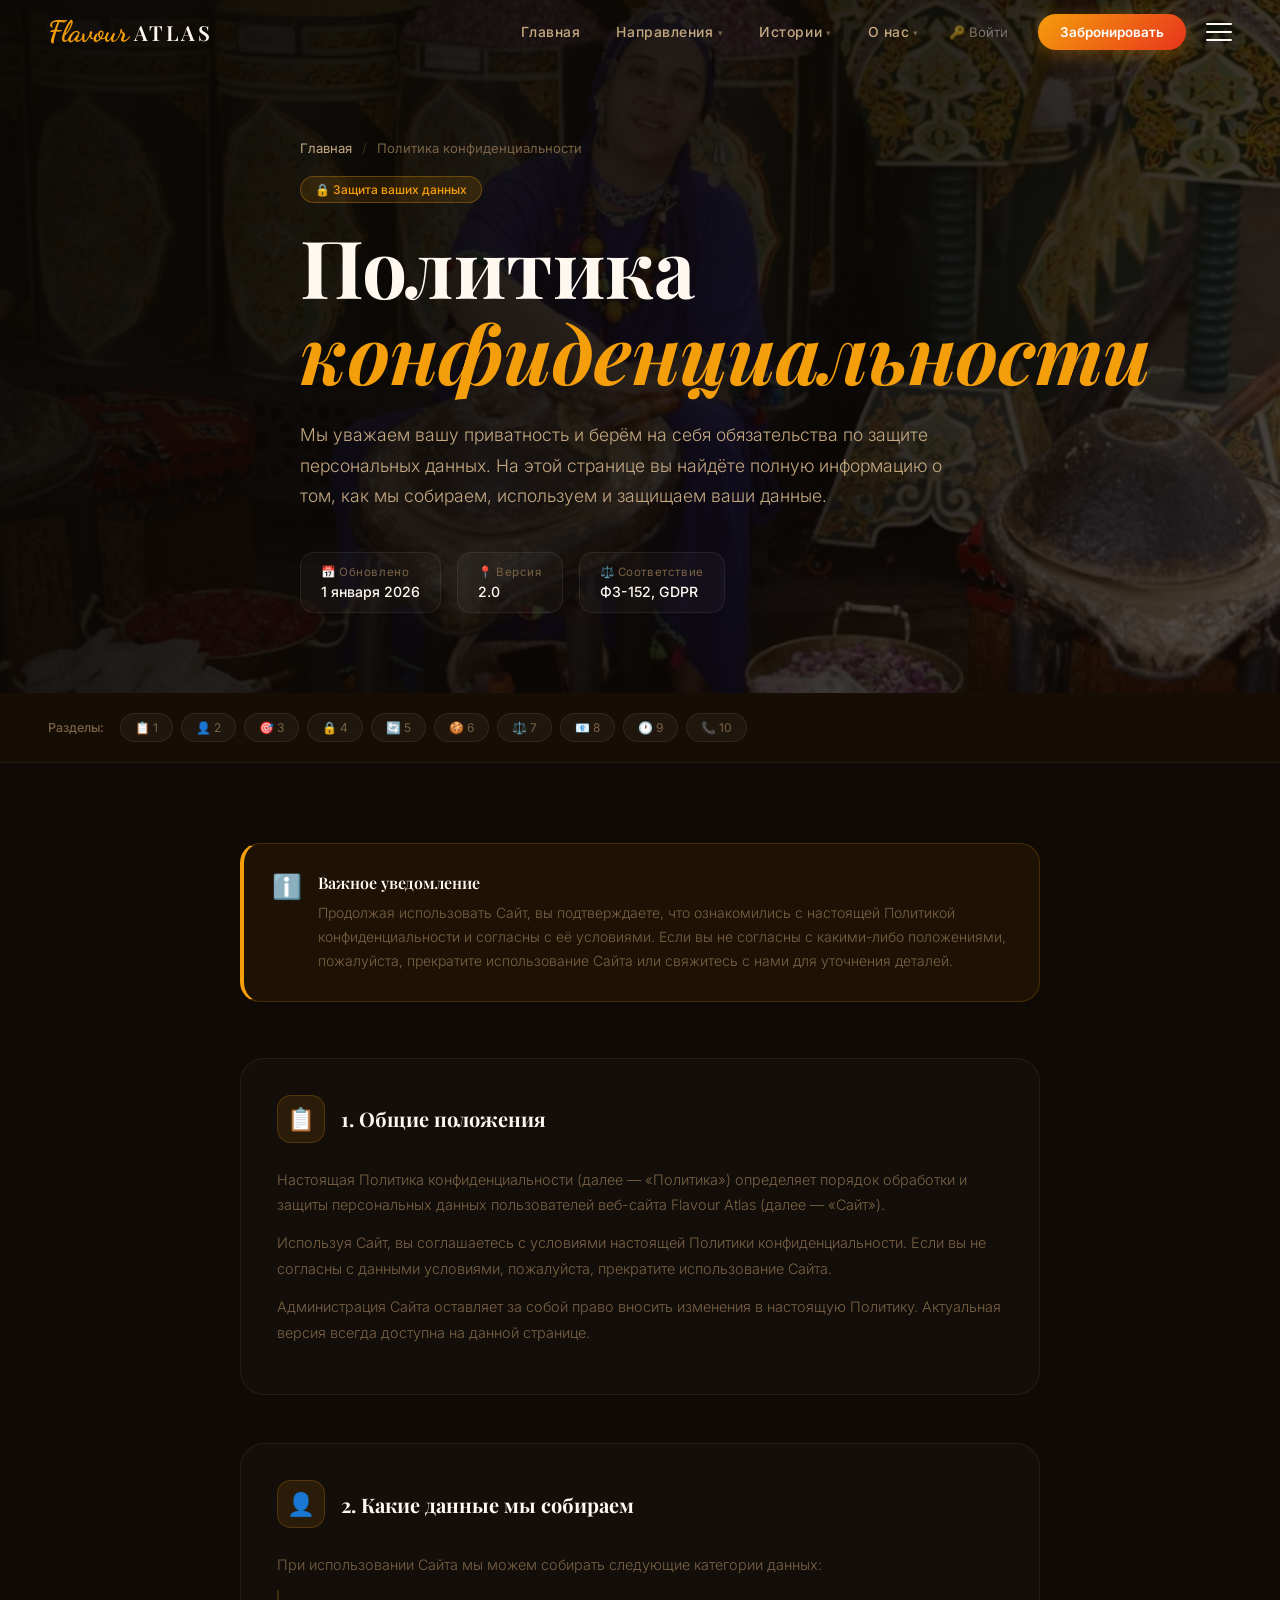
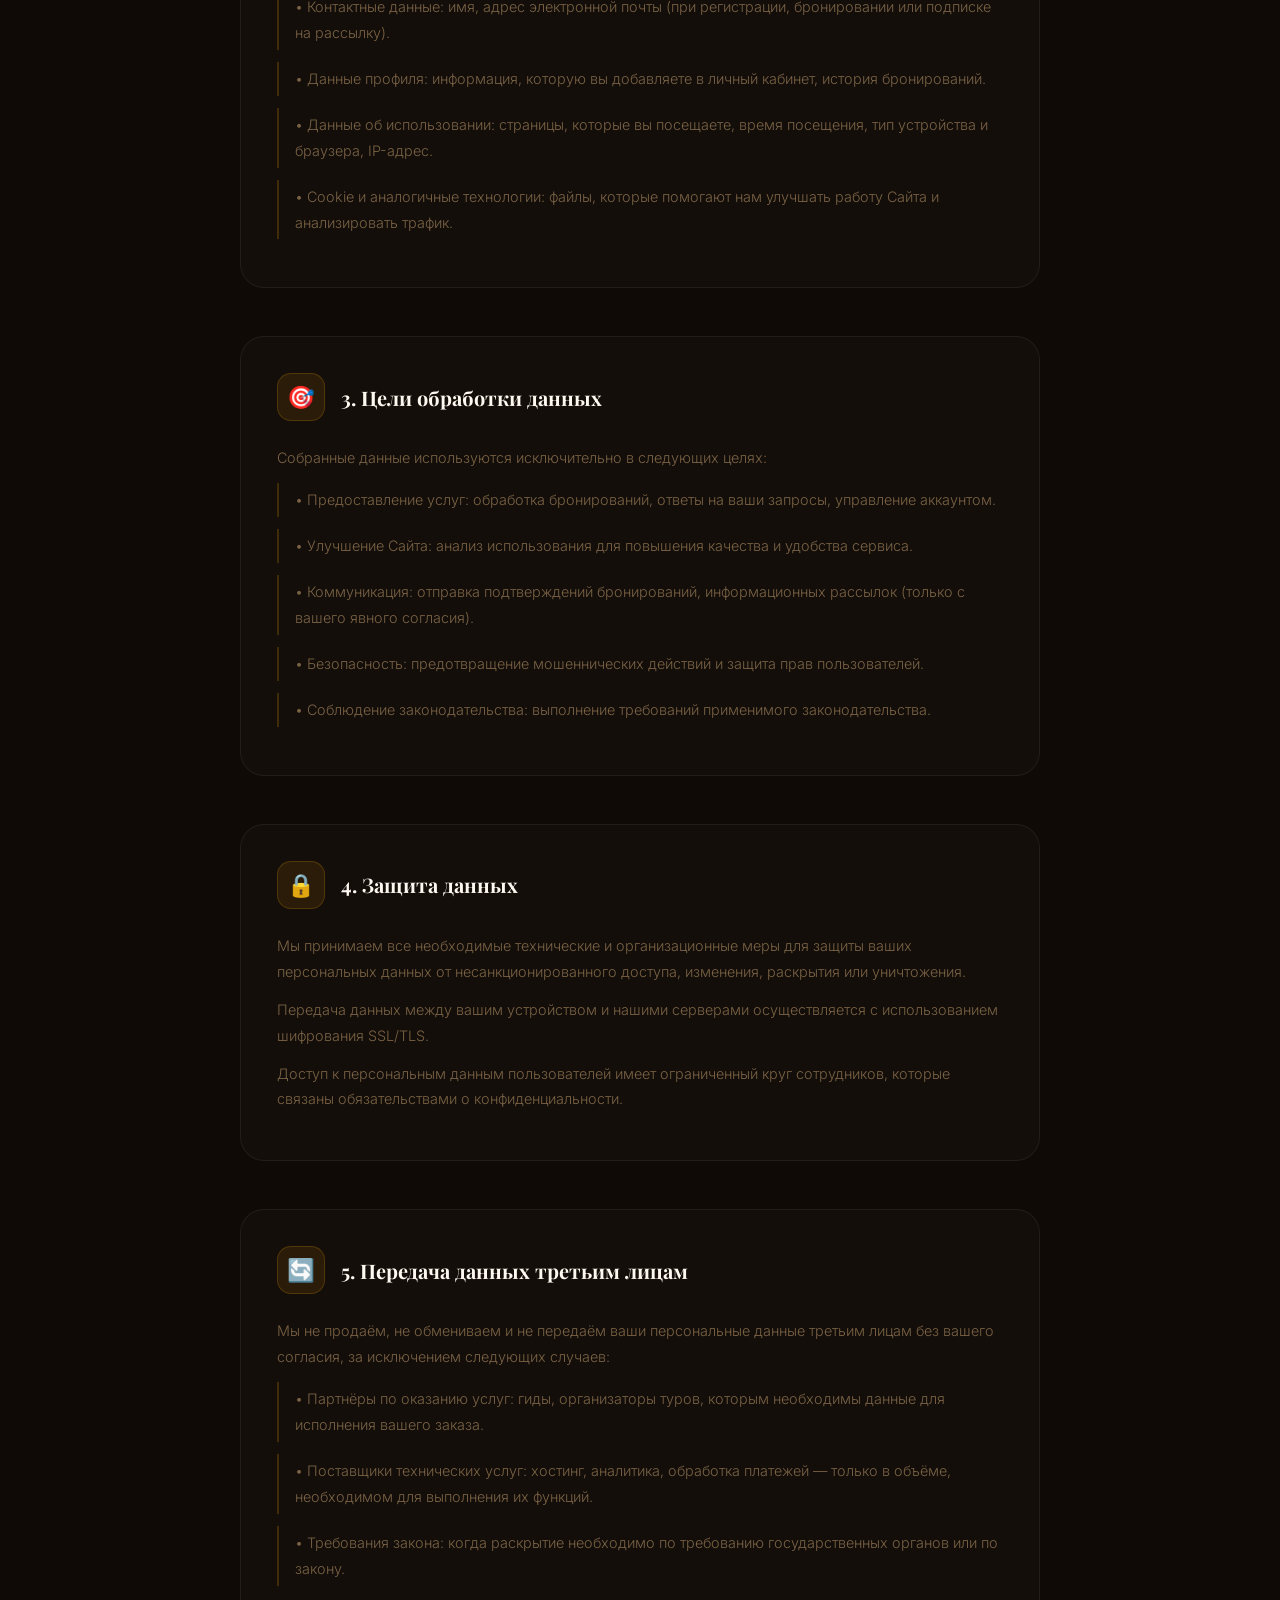
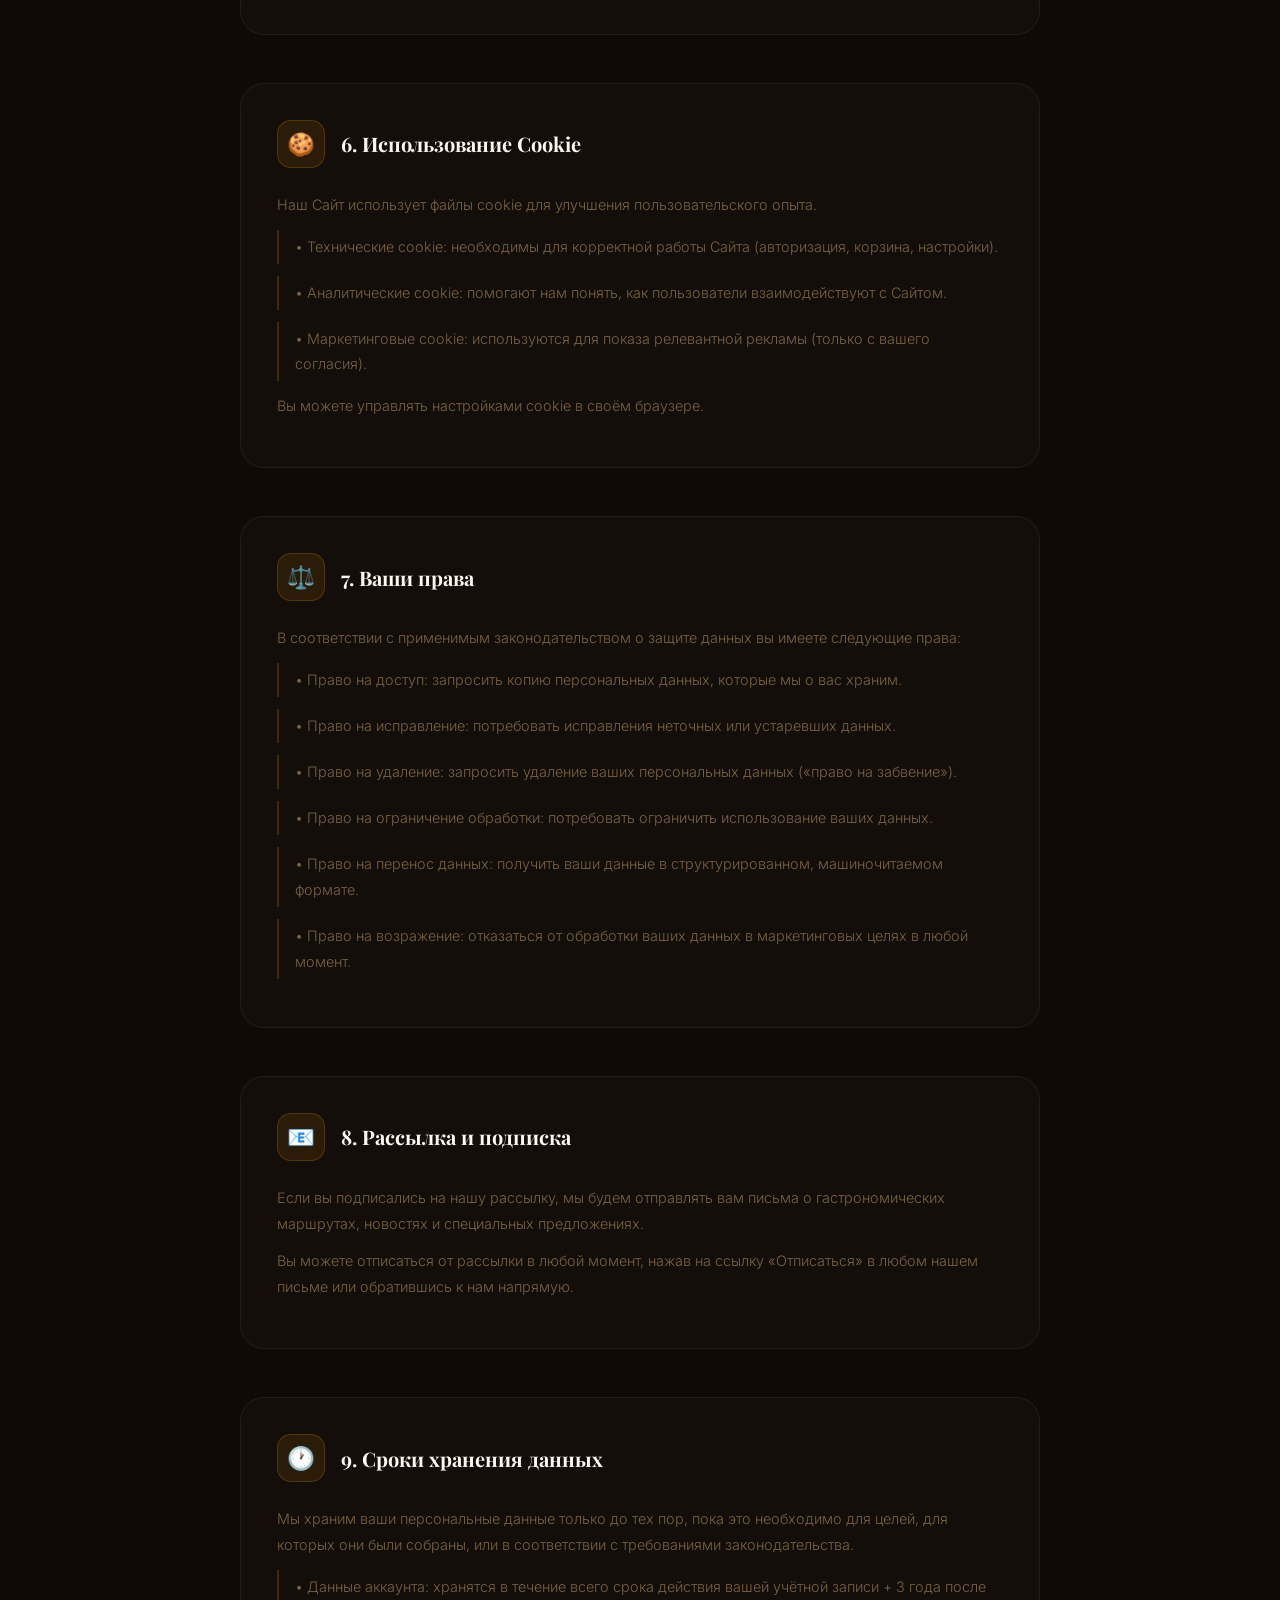
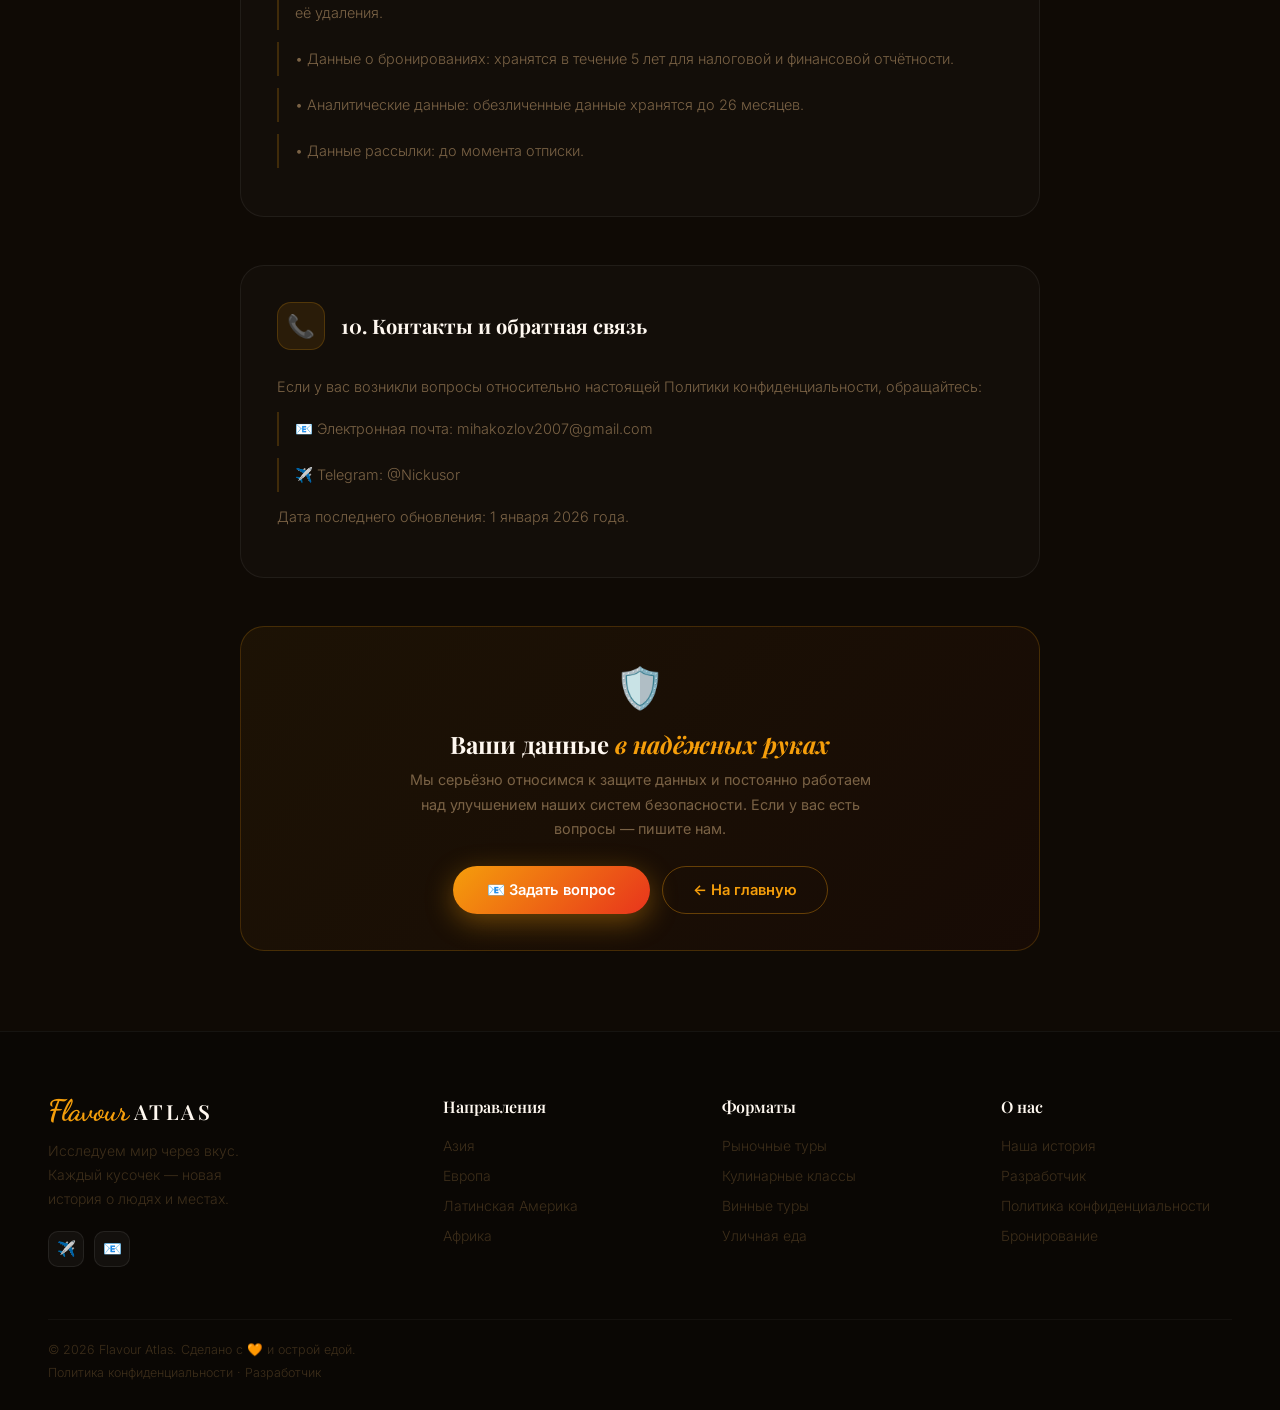
<file: privacy.html>
<!DOCTYPE html>
<html lang="ru">
<head>
  <meta charset="UTF-8" />
  <meta name="viewport" content="width=device-width, initial-scale=1.0, maximum-scale=1.0, user-scalable=yes" />
  <title>Политика конфиденциальности — Flavour Atlas</title>
  <link rel="preconnect" href="https://fonts.googleapis.com" />
  <link rel="preconnect" href="https://fonts.gstatic.com" crossorigin />
  <link href="https://fonts.googleapis.com/css2?family=Playfair+Display:ital,wght@0,400;0,600;0,700;0,900;1,400&family=Inter:wght@300;400;500;600&family=Dancing+Script:wght@600;700&display=swap" rel="stylesheet" />
  <link rel="stylesheet" href="shared.css" />
  <style>
    .doc-nav {
      background: var(--dark2); padding: 20px 0;
      border-bottom: 1px solid rgba(255,255,255,.05);
      position: sticky; top: 70px; z-index: 10;
    }
    .doc-nav-inner { display: flex; gap: 8px; flex-wrap: wrap; align-items: center; }
    .doc-nav-label { font-size: .78rem; color: var(--muted); font-weight: 500; margin-right: 8px; }
    .doc-nav a {
      padding: 6px 14px; border-radius: 100px;
      background: rgba(255,255,255,.04); border: 1px solid rgba(255,255,255,.08);
      color: var(--muted); font-size: .75rem; text-decoration: none;
      transition: all .2s; white-space: nowrap;
    }
    .doc-nav a:hover { background: rgba(245,158,11,.1); border-color: rgba(245,158,11,.3); color: var(--gold); }

    .content { background: var(--dark); padding: 80px 0; }
    .content-inner { max-width: 800px; margin: 0 auto; }

    .notice {
      margin-bottom: 56px; padding: 28px;
      background: rgba(245,158,11,.06); border: 1px solid rgba(245,158,11,.2);
      border-left: 4px solid var(--gold);
      border-radius: 20px;
    }
    .notice-inner { display: flex; gap: 16px; align-items: flex-start; }
    .notice-icon { font-size: 1.5rem; flex-shrink: 0; }
    .notice h3 { font-family: 'Playfair Display', serif; font-size: 1rem; font-weight: 600; color: var(--cream); margin-bottom: 8px; }
    .notice p { font-size: .875rem; color: var(--muted); line-height: 1.7; font-weight: 300; }

    .privacy-card {
      padding: 32px;
      background: linear-gradient(135deg, rgba(245,158,11,.08), rgba(232,52,28,.05));
      border: 1px solid rgba(245,158,11,.2);
      border-radius: 28px;
      box-shadow: 0 20px 60px rgba(0,0,0,.4);
    }
    .privacy-card .icon {
      width: 72px; height: 72px;
      background: linear-gradient(135deg, var(--gold), var(--fire));
      border-radius: 20px; display: flex; align-items: center; justify-content: center;
      font-size: 2rem; box-shadow: 0 8px 24px rgba(245,158,11,.35);
      margin-bottom: 20px;
    }
    .privacy-card h2 {
      font-family: 'Playfair Display', serif;
      font-size: 1.3rem; font-weight: 700; color: var(--cream); margin-bottom: 12px;
    }
    .privacy-card h2 em { color: var(--gold); font-style: italic; }
    .privacy-card p { font-size: .9rem; color: var(--muted); line-height: 1.7; font-weight: 300; margin-bottom: 24px; }
    .privacy-list { display: flex; flex-direction: column; gap: 10px; }
    .privacy-item {
      display: flex; align-items: center; gap: 12px;
      padding: 10px 14px;
      background: rgba(255,255,255,.04);
      border: 1px solid rgba(255,255,255,.06);
      border-radius: 12px;
    }
    .privacy-item span:first-child { font-size: 1rem; }
    .privacy-item span:last-child { font-size: .85rem; color: var(--sand); font-weight: 500; }

    .hero-grid {
      display: grid; grid-template-columns: repeat(auto-fit, minmax(280px, 1fr));
      gap: 60px; align-items: center; position: relative; z-index: 2;
    }
    .hero-info .pill {
      display: inline-flex; align-items: center; gap: 6px;
      padding: 6px 16px; border-radius: 100px;
      background: rgba(245,158,11,.12); border: 1px solid rgba(245,158,11,.3);
      color: var(--gold); font-size: .8rem; font-weight: 500; margin-bottom: 20px;
    }
    .hero-info h1 {
      font-family: 'Playfair Display', serif;
      font-size: clamp(2rem, 5vw, 4rem);
      font-weight: 700; line-height: 1.1; color: var(--cream); margin-bottom: 20px;
    }
    .hero-info h1 em { color: var(--gold); font-style: italic; }
    .hero-info p { font-size: 1rem; color: var(--muted); line-height: 1.8; font-weight: 300; max-width: 580px; margin-bottom: 32px; }

    .meta-grid { display: flex; gap: 16px; flex-wrap: wrap; }
    .meta-card {
      padding: 12px 20px;
      background: rgba(255,255,255,.03); border: 1px solid rgba(255,255,255,.07);
      border-radius: 14px;
    }
    .meta-card .label { font-size: .72rem; color: var(--muted); margin-bottom: 4px; letter-spacing: .05em; }
    .meta-card .value { font-size: .88rem; color: var(--cream); font-weight: 500; }

    .doc-section {
      margin-bottom: 48px; padding: 36px;
      background: rgba(255,255,255,.02); border: 1px solid rgba(255,255,255,.06);
      border-radius: 24px;
      scroll-margin-top: 140px;
    }
    .doc-section-head { display: flex; align-items: center; gap: 16px; margin-bottom: 24px; }
    .doc-section-icon {
      width: 48px; height: 48px; flex-shrink: 0;
      background: rgba(245,158,11,.1); border: 1px solid rgba(245,158,11,.2);
      border-radius: 14px; display: flex; align-items: center; justify-content: center;
      font-size: 1.4rem;
    }
    .doc-section h2 { font-family: 'Playfair Display', serif; font-size: 1.25rem; font-weight: 700; color: var(--cream); }
    .doc-section p {
      font-size: .9rem; color: var(--muted); line-height: 1.8; font-weight: 300;
      margin-bottom: 12px;
    }
    .doc-section p.bullet {
      padding-left: 16px; border-left: 2px solid rgba(245,158,11,.2);
      padding-top: 4px; padding-bottom: 4px;
    }

    .final-box {
      padding: 36px; border-radius: 24px; text-align: center;
      background: linear-gradient(135deg, rgba(245,158,11,.06), rgba(232,52,28,.04));
      border: 1px solid rgba(245,158,11,.2);
    }
    .final-box .icon { font-size: 2.5rem; margin-bottom: 16px; }
    .final-box h3 {
      font-family: 'Playfair Display', serif;
      font-size: 1.5rem; font-weight: 700; color: var(--cream); margin-bottom: 8px;
    }
    .final-box h3 em { color: var(--gold); font-style: italic; }
    .final-box p { font-size: .9rem; color: var(--muted); line-height: 1.7; max-width: 480px; margin: 0 auto 24px; }
    .final-buttons { display: flex; gap: 12px; justify-content: center; flex-wrap: wrap; }

    @media (max-width: 480px) {
      .doc-section { padding: 24px; }
    }
  </style>
</head>
<body>

<nav class="navbar" id="navbar">
  <div class="container">
    <a href="index.html" class="logo">
      <span class="logo-script">Flavour</span>
      <span class="logo-serif">ATLAS</span>
    </a>
    <ul class="nav-desktop">
      <li><a href="index.html">Главная</a></li>
      <li><a href="destinations.html">Направления <span class="nav-arrow">▾</span></a>
        <ul class="nav-sub"><li><a href="destinations.html">Все направления</a></li><li><a href="destinations.html">Азия</a></li><li><a href="destinations.html">Европа</a></li><li><a href="destinations.html">Латинская Америка</a></li><li><a href="destinations.html">Африка</a></li></ul>
      </li>
      <li><a href="story.html">Истории <span class="nav-arrow">▾</span></a>
        <ul class="nav-sub"><li><a href="story.html">Все истории</a></li><li><a href="story.html">Дневники</a></li><li><a href="story.html">Рецепты</a></li></ul>
      </li>
      <li><a href="about.html">О нас <span class="nav-arrow">▾</span></a>
        <ul class="nav-sub"><li><a href="about.html">Наша история</a></li><li><a href="about.html">Команда</a></li><li><a href="about.html">Контакты</a></li></ul>
      </li>
    </ul>
    <a href="auth.html" class="nav-auth-link">🔑 Войти</a>
    <a href="booking.html" class="nav-cta-btn">Забронировать</a>
    <div class="hamburger-menu">
      <input id="menu__toggle" type="checkbox"/>
      <label class="menu__btn" for="menu__toggle"><span></span></label>
      <div class="menu__overlay" onclick="document.getElementById('menu__toggle').checked=false"></div>
      <ul class="menu__box">
        <li><a class="menu__item" href="index.html">🏠 Главная</a></li>
        <li><input type="checkbox" id="sub-dest-m" class="menu__sub-toggle" checked/><label for="sub-dest-m">🗺️ Направления</label><ul class="menu__sub"><li><a href="destinations.html">Все направления</a></li><li><a href="destinations.html">Азия</a></li><li><a href="destinations.html">Европа</a></li><li><a href="destinations.html">Лат. Америка</a></li><li><a href="destinations.html">Африка</a></li></ul></li>
        <li><input type="checkbox" id="sub-story-m" class="menu__sub-toggle" checked/><label for="sub-story-m">✍️ Истории</label><ul class="menu__sub"><li><a href="story.html">Все истории</a></li><li><a href="story.html">Дневники</a></li><li><a href="story.html">Рецепты</a></li></ul></li>
        <li><input type="checkbox" id="sub-about-m" class="menu__sub-toggle" checked/><label for="sub-about-m">👥 О нас</label><ul class="menu__sub"><li><a href="about.html">Наша история</a></li><li><a href="about.html">Команда</a></li></ul></li>
        <li><a class="menu__item" href="privacy.html">🔒 Политика конфиденциальности</a></li>
        <li><a class="menu__item" href="developer.html">💻 Разработчик</a></li>
        <li><a class="menu__item" href="booking.html">📅 Забронировать</a></li>
        <li><a class="menu__item" href="auth.html">🔑 Войти / Регистрация</a></li>
      </ul>
    </div>
  </div>
</nav>

<section class="page-hero">
  <div class="page-hero-bg" style="background-image: url('Images/spec.jpg');"></div>
  <div class="page-hero-overlay"></div>
  <div class="container">
    <div class="page-hero-content">
      <div class="breadcrumb">
        <a href="index.html">Главная</a>
        <span class="sep">/</span>
        <span>Политика конфиденциальности</span>
      </div>
      <span class="tag tag-gold" style="margin-bottom:20px;">🔒 Защита ваших данных</span>
      <h1>Политика <em>конфиденциальности</em></h1>
      <p>
        Мы уважаем вашу приватность и берём на себя обязательства по защите персональных данных.
        На этой странице вы найдёте полную информацию о том, как мы собираем, используем и защищаем ваши данные.
      </p>
      <div class="meta-grid">
        <div class="meta-card"><div class="label">📅 Обновлено</div><div class="value">1 января 2026</div></div>
        <div class="meta-card"><div class="label">📍 Версия</div><div class="value">2.0</div></div>
        <div class="meta-card"><div class="label">⚖️ Соответствие</div><div class="value">ФЗ-152, GDPR</div></div>
      </div>
    </div>
  </div>
</section>

<div class="doc-nav">
  <div class="container">
    <div class="doc-nav-inner">
      <span class="doc-nav-label">Разделы:</span>
      <a href="#section-1">📋 1</a>
      <a href="#section-2">👤 2</a>
      <a href="#section-3">🎯 3</a>
      <a href="#section-4">🔒 4</a>
      <a href="#section-5">🔄 5</a>
      <a href="#section-6">🍪 6</a>
      <a href="#section-7">⚖️ 7</a>
      <a href="#section-8">📧 8</a>
      <a href="#section-9">🕐 9</a>
      <a href="#section-10">📞 10</a>
    </div>
  </div>
</div>

<div class="content">
  <div class="container">
    <div class="content-inner">

      <div class="notice">
        <div class="notice-inner">
          <span class="notice-icon">ℹ️</span>
          <div>
            <h3>Важное уведомление</h3>
            <p>Продолжая использовать Сайт, вы подтверждаете, что ознакомились с настоящей Политикой конфиденциальности и согласны с её условиями. Если вы не согласны с какими-либо положениями, пожалуйста, прекратите использование Сайта или свяжитесь с нами для уточнения деталей.</p>
          </div>
        </div>
      </div>

      <div class="doc-section" id="section-1">
        <div class="doc-section-head">
          <div class="doc-section-icon">📋</div>
          <h2>1. Общие положения</h2>
        </div>
        <p>Настоящая Политика конфиденциальности (далее — «Политика») определяет порядок обработки и защиты персональных данных пользователей веб-сайта Flavour Atlas (далее — «Сайт»).</p>
        <p>Используя Сайт, вы соглашаетесь с условиями настоящей Политики конфиденциальности. Если вы не согласны с данными условиями, пожалуйста, прекратите использование Сайта.</p>
        <p>Администрация Сайта оставляет за собой право вносить изменения в настоящую Политику. Актуальная версия всегда доступна на данной странице.</p>
      </div>

      <div class="doc-section" id="section-2">
        <div class="doc-section-head">
          <div class="doc-section-icon">👤</div>
          <h2>2. Какие данные мы собираем</h2>
        </div>
        <p>При использовании Сайта мы можем собирать следующие категории данных:</p>
        <p class="bullet">• Контактные данные: имя, адрес электронной почты (при регистрации, бронировании или подписке на рассылку).</p>
        <p class="bullet">• Данные профиля: информация, которую вы добавляете в личный кабинет, история бронирований.</p>
        <p class="bullet">• Данные об использовании: страницы, которые вы посещаете, время посещения, тип устройства и браузера, IP-адрес.</p>
        <p class="bullet">• Cookie и аналогичные технологии: файлы, которые помогают нам улучшать работу Сайта и анализировать трафик.</p>
      </div>

      <div class="doc-section" id="section-3">
        <div class="doc-section-head">
          <div class="doc-section-icon">🎯</div>
          <h2>3. Цели обработки данных</h2>
        </div>
        <p>Собранные данные используются исключительно в следующих целях:</p>
        <p class="bullet">• Предоставление услуг: обработка бронирований, ответы на ваши запросы, управление аккаунтом.</p>
        <p class="bullet">• Улучшение Сайта: анализ использования для повышения качества и удобства сервиса.</p>
        <p class="bullet">• Коммуникация: отправка подтверждений бронирований, информационных рассылок (только с вашего явного согласия).</p>
        <p class="bullet">• Безопасность: предотвращение мошеннических действий и защита прав пользователей.</p>
        <p class="bullet">• Соблюдение законодательства: выполнение требований применимого законодательства.</p>
      </div>

      <div class="doc-section" id="section-4">
        <div class="doc-section-head">
          <div class="doc-section-icon">🔒</div>
          <h2>4. Защита данных</h2>
        </div>
        <p>Мы принимаем все необходимые технические и организационные меры для защиты ваших персональных данных от несанкционированного доступа, изменения, раскрытия или уничтожения.</p>
        <p>Передача данных между вашим устройством и нашими серверами осуществляется с использованием шифрования SSL/TLS.</p>
        <p>Доступ к персональным данным пользователей имеет ограниченный круг сотрудников, которые связаны обязательствами о конфиденциальности.</p>
      </div>

      <div class="doc-section" id="section-5">
        <div class="doc-section-head">
          <div class="doc-section-icon">🔄</div>
          <h2>5. Передача данных третьим лицам</h2>
        </div>
        <p>Мы не продаём, не обмениваем и не передаём ваши персональные данные третьим лицам без вашего согласия, за исключением следующих случаев:</p>
        <p class="bullet">• Партнёры по оказанию услуг: гиды, организаторы туров, которым необходимы данные для исполнения вашего заказа.</p>
        <p class="bullet">• Поставщики технических услуг: хостинг, аналитика, обработка платежей — только в объёме, необходимом для выполнения их функций.</p>
        <p class="bullet">• Требования закона: когда раскрытие необходимо по требованию государственных органов или по закону.</p>
      </div>

      <div class="doc-section" id="section-6">
        <div class="doc-section-head">
          <div class="doc-section-icon">🍪</div>
          <h2>6. Использование Cookie</h2>
        </div>
        <p>Наш Сайт использует файлы cookie для улучшения пользовательского опыта.</p>
        <p class="bullet">• Технические cookie: необходимы для корректной работы Сайта (авторизация, корзина, настройки).</p>
        <p class="bullet">• Аналитические cookie: помогают нам понять, как пользователи взаимодействуют с Сайтом.</p>
        <p class="bullet">• Маркетинговые cookie: используются для показа релевантной рекламы (только с вашего согласия).</p>
        <p>Вы можете управлять настройками cookie в своём браузере.</p>
      </div>

      <div class="doc-section" id="section-7">
        <div class="doc-section-head">
          <div class="doc-section-icon">⚖️</div>
          <h2>7. Ваши права</h2>
        </div>
        <p>В соответствии с применимым законодательством о защите данных вы имеете следующие права:</p>
        <p class="bullet">• Право на доступ: запросить копию персональных данных, которые мы о вас храним.</p>
        <p class="bullet">• Право на исправление: потребовать исправления неточных или устаревших данных.</p>
        <p class="bullet">• Право на удаление: запросить удаление ваших персональных данных («право на забвение»).</p>
        <p class="bullet">• Право на ограничение обработки: потребовать ограничить использование ваших данных.</p>
        <p class="bullet">• Право на перенос данных: получить ваши данные в структурированном, машиночитаемом формате.</p>
        <p class="bullet">• Право на возражение: отказаться от обработки ваших данных в маркетинговых целях в любой момент.</p>
      </div>

      <div class="doc-section" id="section-8">
        <div class="doc-section-head">
          <div class="doc-section-icon">📧</div>
          <h2>8. Рассылка и подписка</h2>
        </div>
        <p>Если вы подписались на нашу рассылку, мы будем отправлять вам письма о гастрономических маршрутах, новостях и специальных предложениях.</p>
        <p>Вы можете отписаться от рассылки в любой момент, нажав на ссылку «Отписаться» в любом нашем письме или обратившись к нам напрямую.</p>
      </div>

      <div class="doc-section" id="section-9">
        <div class="doc-section-head">
          <div class="doc-section-icon">🕐</div>
          <h2>9. Сроки хранения данных</h2>
        </div>
        <p>Мы храним ваши персональные данные только до тех пор, пока это необходимо для целей, для которых они были собраны, или в соответствии с требованиями законодательства.</p>
        <p class="bullet">• Данные аккаунта: хранятся в течение всего срока действия вашей учётной записи + 3 года после её удаления.</p>
        <p class="bullet">• Данные о бронированиях: хранятся в течение 5 лет для налоговой и финансовой отчётности.</p>
        <p class="bullet">• Аналитические данные: обезличенные данные хранятся до 26 месяцев.</p>
        <p class="bullet">• Данные рассылки: до момента отписки.</p>
      </div>

      <div class="doc-section" id="section-10">
        <div class="doc-section-head">
          <div class="doc-section-icon">📞</div>
          <h2>10. Контакты и обратная связь</h2>
        </div>
        <p>Если у вас возникли вопросы относительно настоящей Политики конфиденциальности, обращайтесь:</p>
        <p class="bullet">📧 Электронная почта: mihakozlov2007@gmail.com</p>
        <p class="bullet">✈️ Telegram: @Nickusor</p>
        <p>Дата последнего обновления: 1 января 2026 года.</p>
      </div>

      <div class="final-box">
        <div class="icon">🛡️</div>
        <h3>Ваши данные <em>в надёжных руках</em></h3>
        <p>Мы серьёзно относимся к защите данных и постоянно работаем над улучшением наших систем безопасности. Если у вас есть вопросы — пишите нам.</p>
        <div class="final-buttons">
          <a href="mailto:mihakozlov2007@gmail.com" class="btn btn-primary">📧 Задать вопрос</a>
          <a href="index.html" class="btn btn-ghost">← На главную</a>
        </div>
      </div>

    </div>
  </div>
</div>

<footer class="footer">
  <div class="container">
    <div class="footer-grid">
      <div class="footer-brand">
        <a href="index.html" class="logo">
          <span class="logo-script">Flavour</span>
          <span class="logo-serif">ATLAS</span>
        </a>
        <p>Исследуем мир через вкус. Каждый кусочек — новая история о людях и местах.</p>
        <div class="social-links">
          <a href="https://t.me/Nickusor" class="social-btn" target="_blank" rel="noopener noreferrer" title="Telegram">✈️</a>
          <a href="mailto:mihakozlov2007@gmail.com" class="social-btn" title="Email">📧</a>
        </div>
      </div>
      <div class="footer-col">
        <h4>Направления</h4>
        <ul>
          <li><a href="destinations.html">Азия</a></li>
          <li><a href="destinations.html">Европа</a></li>
          <li><a href="destinations.html">Латинская Америка</a></li>
          <li><a href="destinations.html">Африка</a></li>
        </ul>
      </div>
      <div class="footer-col">
        <h4>Форматы</h4>
        <ul>
          <li><a href="booking.html">Рыночные туры</a></li>
          <li><a href="booking.html">Кулинарные классы</a></li>
          <li><a href="booking.html">Винные туры</a></li>
          <li><a href="booking.html">Уличная еда</a></li>
        </ul>
      </div>
      <div class="footer-col">
        <h4>О нас</h4>
        <ul>
          <li><a href="about.html">Наша история</a></li>
          <li><a href="developer.html">Разработчик</a></li>
          <li><a href="privacy.html">Политика конфиденциальности</a></li>
          <li><a href="booking.html">Бронирование</a></li>
        </ul>
      </div>
    </div>
    <div class="footer-bottom">
      <span class="footer-copy">© 2026 Flavour Atlas. Сделано с 🧡 и острой едой.</span>
      <span class="footer-copy"><a href="privacy.html">Политика конфиденциальности</a> · <a href="developer.html">Разработчик</a></span>
    </div>
  </div>
</footer>

</body>
</html>
</file>
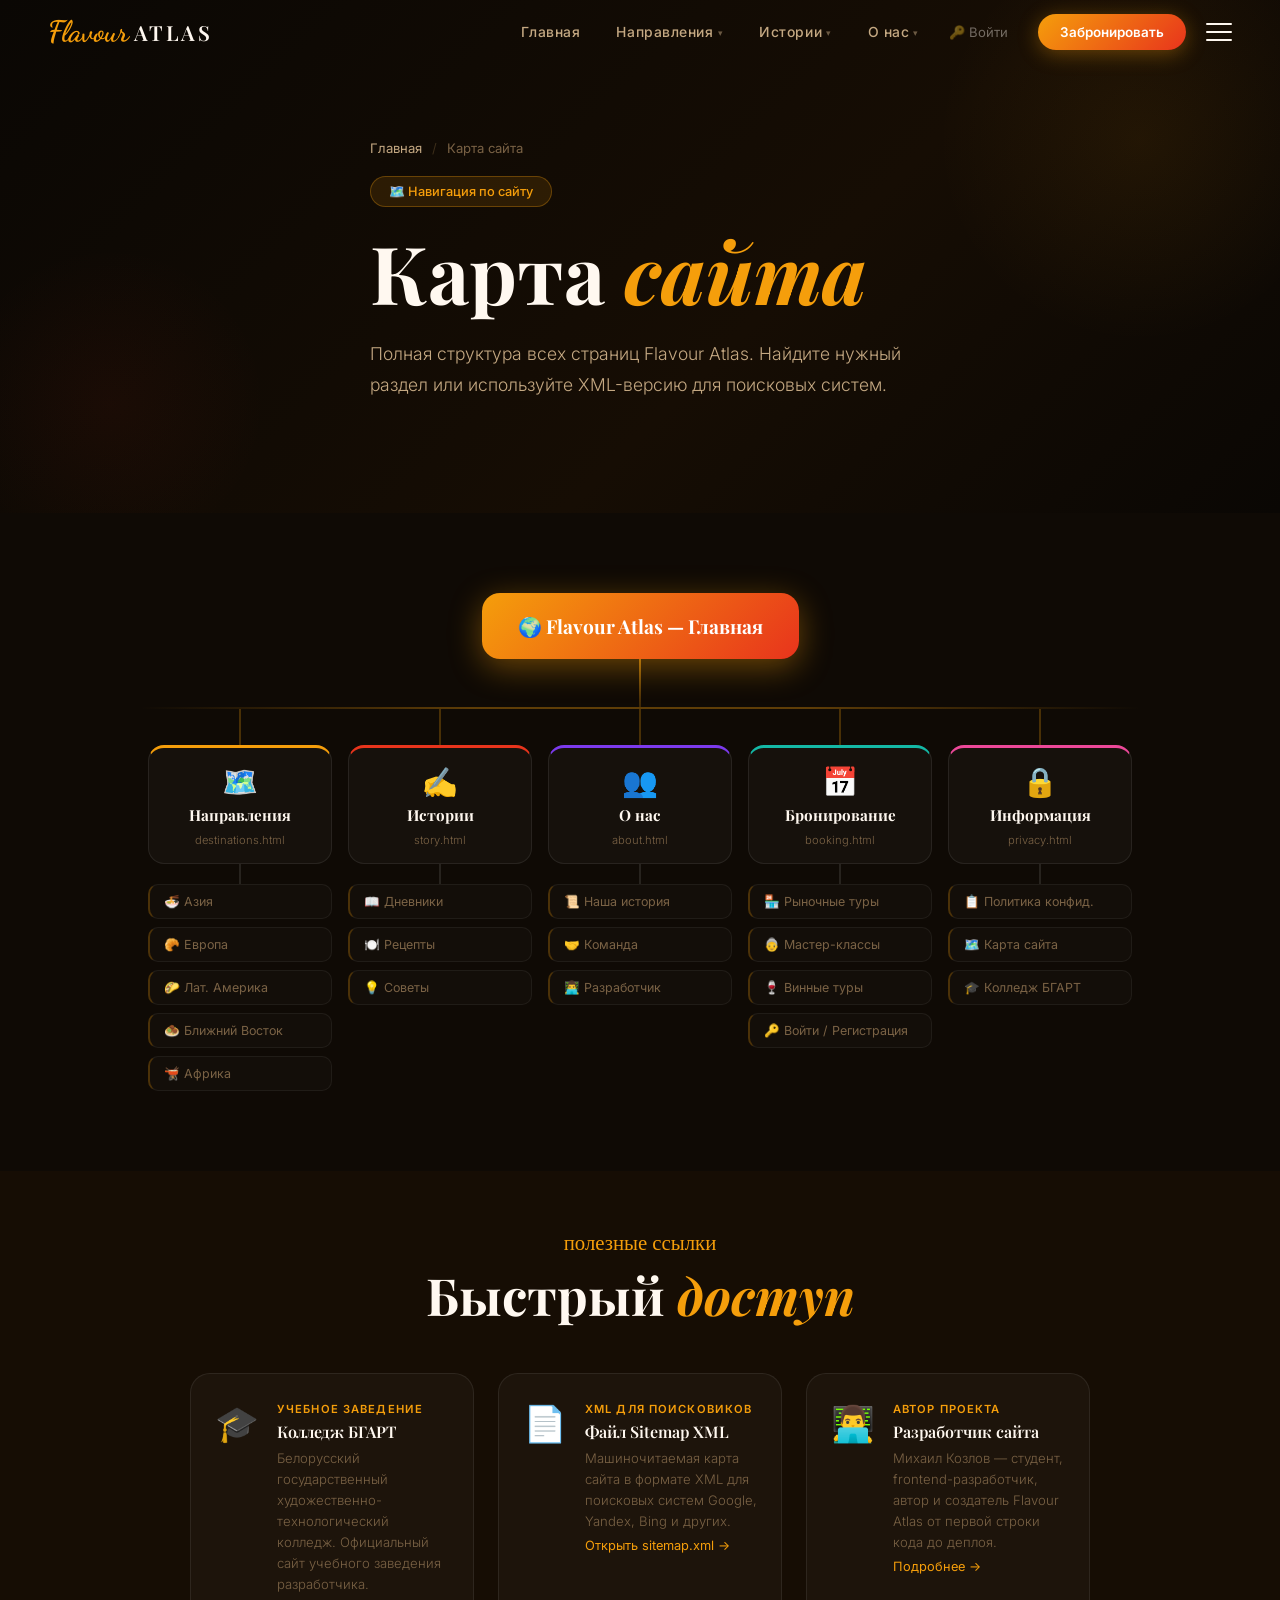
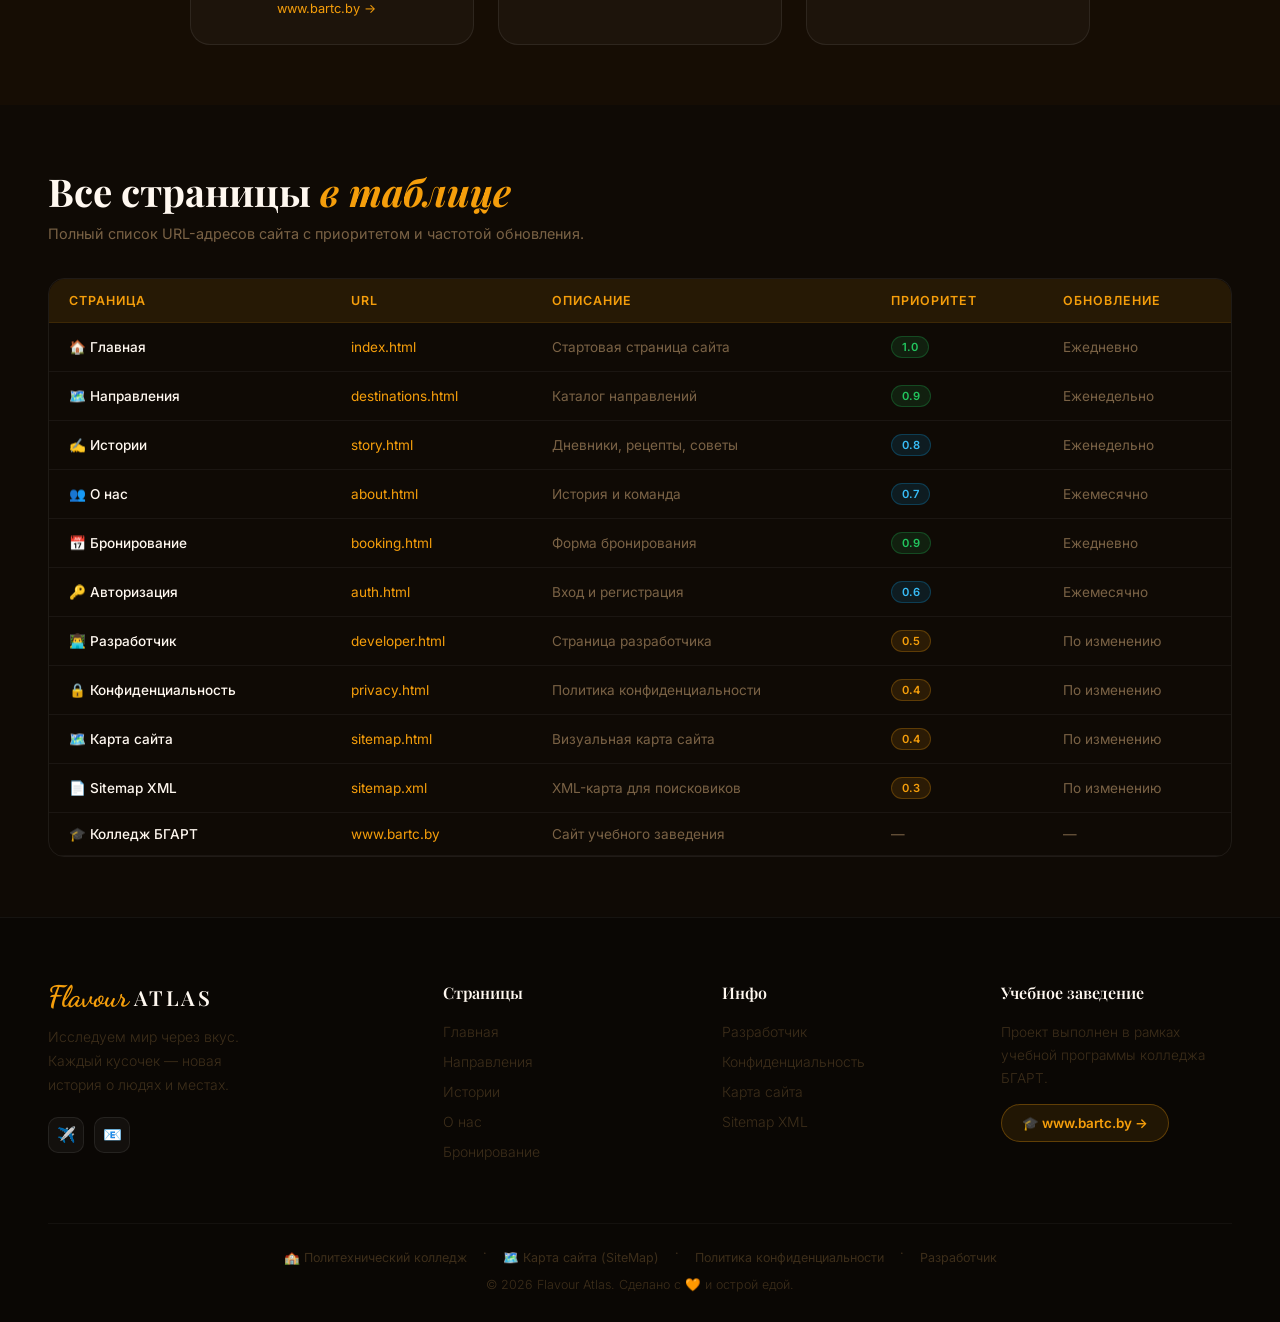
<file: sitemap.html>
<!DOCTYPE html>
<html lang="ru">
<head>
  <meta charset="UTF-8"/>
  <meta name="viewport" content="width=device-width,initial-scale=1.0"/>
  <title>Карта сайта — Flavour Atlas</title>
  <link rel="preconnect" href="https://fonts.googleapis.com"/>
  <link rel="preconnect" href="https://fonts.gstatic.com" crossorigin/>
  <link href="https://fonts.googleapis.com/css2?family=Playfair+Display:ital,wght@0,400;0,600;0,700;0,900;1,400&family=Inter:wght@300;400;500;600&family=Dancing+Script:wght@600;700&display=swap" rel="stylesheet"/>
  <link rel="stylesheet" href="shared.css" />
  <style>
    @keyframes pulse{0%,100%{box-shadow:0 0 24px rgba(245,158,11,.3)}50%{box-shadow:0 0 48px rgba(245,158,11,.6)}}

    .page-hero{background:linear-gradient(135deg,#0A0704 0%,#160D04 60%,#0A0704 100%);padding:140px 0 72px;position:relative;overflow:hidden}
    .page-hero::before{content:'';position:absolute;top:-80px;right:-80px;width:440px;height:440px;background:radial-gradient(circle,rgba(245,158,11,.07) 0%,transparent 65%);border-radius:50%;pointer-events:none}
    .page-hero::after{content:'';position:absolute;bottom:-60px;left:-60px;width:340px;height:340px;background:radial-gradient(circle,rgba(232,52,28,.05) 0%,transparent 65%);border-radius:50%;pointer-events:none}
    .page-hero .container{position:relative;z-index:2}
    .hero-pill{display:inline-flex;align-items:center;gap:6px;padding:7px 18px;border-radius:100px;background:rgba(245,158,11,.12);border:1px solid rgba(245,158,11,.3);color:var(--gold);font-size:.8rem;font-weight:500;margin-bottom:22px}
    .hero-h1{font-family:'Playfair Display',serif;font-size:clamp(2.2rem,5vw,4rem);font-weight:700;line-height:1.1;color:var(--cream);margin-bottom:18px}
    .hero-h1 em{color:var(--gold);font-style:italic}
    .hero-sub{font-size:1rem;color:var(--muted);line-height:1.75;font-weight:300;max-width:540px}

    .sitemap-section{padding:80px 0;background:var(--dark)}
    .tree-wrap{display:flex;flex-direction:column;align-items:center;gap:0}
    .tree-root{display:flex;flex-direction:column;align-items:center;gap:16px;margin-bottom:0}
    .root-node{display:flex;align-items:center;gap:14px;padding:20px 36px;background:linear-gradient(135deg,var(--gold),var(--fire));border-radius:18px;box-shadow:0 8px 32px rgba(245,158,11,.4);animation:pulse 3s ease-in-out infinite;font-family:'Playfair Display',serif;font-size:1.2rem;font-weight:700;color:#fff;text-decoration:none;transition:transform .2s}
    .root-node:hover{transform:translateY(-3px)}
    .tree-connector-v{width:2px;height:48px;background:linear-gradient(to bottom,rgba(245,158,11,.6),rgba(245,158,11,.2));margin:0 auto}
    .tree-hbar-wrap{display:flex;flex-direction:column;align-items:center;width:100%}
    .tree-hbar{height:2px;background:linear-gradient(90deg,transparent,rgba(245,158,11,.35),rgba(245,158,11,.35),transparent);width:100%;max-width:1000px}
    .tree-branches{display:grid;grid-template-columns:repeat(5,1fr);gap:0;width:100%;max-width:1000px;position:relative}
    .branch-col{display:flex;flex-direction:column;align-items:center;gap:0}
    .branch-connector{width:2px;height:36px;background:rgba(245,158,11,.25);margin:0 auto}
    .branch-node{display:flex;flex-direction:column;align-items:center;gap:6px;padding:16px 18px;width:calc(100% - 16px);background:rgba(255,255,255,.03);border:1px solid rgba(255,255,255,.08);border-top:3px solid;border-radius:16px;transition:all .3s;cursor:pointer;text-decoration:none;color:inherit;text-align:center}
    .branch-node:hover{background:rgba(255,255,255,.07);border-color:rgba(245,158,11,.3);transform:translateY(-4px);box-shadow:0 12px 32px rgba(0,0,0,.4)}
    .branch-icon{font-size:1.8rem}
    .branch-title{font-family:'Playfair Display',serif;font-size:.95rem;font-weight:700;color:var(--cream)}
    .branch-url{font-size:.7rem;color:var(--muted);font-weight:300;margin-top:2px}
    .b1{border-top-color:#F59E0B}
    .b2{border-top-color:#E8341C}
    .b3{border-top-color:#7C3AED}
    .b4{border-top-color:#14B8A6}
    .b5{border-top-color:#EC4899}
    .branch-sub-connector{width:2px;height:20px;background:rgba(255,255,255,.1);margin:0 auto}
    .branch-subs{display:flex;flex-direction:column;gap:8px;width:calc(100% - 16px)}
    .sub-item{padding:9px 14px;background:rgba(255,255,255,.02);border:1px solid rgba(255,255,255,.06);border-left:2px solid rgba(245,158,11,.25);border-radius:10px;font-size:.78rem;color:var(--muted);transition:all .2s;text-decoration:none;display:block;text-align:left}
    .sub-item:hover{color:var(--gold);border-left-color:var(--gold);background:rgba(245,158,11,.05);transform:translateX(4px)}

    .extra-section{padding:60px 0;background:var(--dark2)}
    .extra-grid{display:grid;grid-template-columns:repeat(auto-fit,minmax(280px,1fr));gap:24px;max-width:900px;margin:0 auto}
    .extra-card{padding:28px 24px;background:rgba(255,255,255,.03);border:1px solid rgba(255,255,255,.08);border-radius:20px;transition:all .3s;text-decoration:none;color:inherit;display:flex;gap:18px;align-items:flex-start}
    .extra-card:hover{border-color:rgba(245,158,11,.3);background:rgba(245,158,11,.04);transform:translateY(-4px);box-shadow:0 12px 36px rgba(0,0,0,.4)}
    .extra-icon{font-size:2.2rem;flex-shrink:0}
    .extra-label{font-size:.7rem;color:var(--gold);text-transform:uppercase;letter-spacing:.1em;margin-bottom:5px;font-weight:600}
    .extra-title{font-family:'Playfair Display',serif;font-size:1rem;font-weight:600;color:var(--cream);margin-bottom:6px}
    .extra-desc{font-size:.82rem;color:var(--muted);line-height:1.6;font-weight:300}
    .extra-arrow{font-size:.8rem;color:var(--gold);margin-top:6px;display:block}

    .table-section{padding:60px 0;background:var(--dark)}
    .table-section h2{font-family:'Playfair Display',serif;font-size:clamp(1.6rem,3vw,2.4rem);font-weight:700;color:var(--cream);margin-bottom:8px}
    .table-section h2 em{color:var(--gold);font-style:italic}
    .table-section p{font-size:.9rem;color:var(--muted);margin-bottom:36px}
    .sm-table{width:100%;border-collapse:collapse;border-radius:16px;overflow:hidden}
    .sm-table thead tr{background:rgba(245,158,11,.1);border-bottom:1px solid rgba(245,158,11,.2)}
    .sm-table th{padding:14px 20px;font-size:.78rem;font-weight:600;color:var(--gold);text-transform:uppercase;letter-spacing:.08em;text-align:left}
    .sm-table tbody tr{border-bottom:1px solid rgba(255,255,255,.05);transition:background .2s}
    .sm-table tbody tr:hover{background:rgba(255,255,255,.03)}
    .sm-table td{padding:13px 20px;font-size:.85rem;color:var(--muted);vertical-align:middle}
    .sm-table td:first-child{color:var(--cream);font-weight:500}
    .sm-table a{color:var(--gold);transition:opacity .2s}.sm-table a:hover{opacity:.75}
    .td-badge{display:inline-block;padding:3px 10px;border-radius:100px;font-size:.7rem;font-weight:600}
    .badge-green{background:rgba(34,197,94,.12);color:#22C55E;border:1px solid rgba(34,197,94,.25)}
    .badge-blue{background:rgba(14,165,233,.12);color:#38BDF8;border:1px solid rgba(14,165,233,.25)}
    .badge-gold{background:rgba(245,158,11,.12);color:var(--gold);border:1px solid rgba(245,158,11,.25)}

    .college-link{color:#F59E0B !important;font-weight:500 !important}

    @media(max-width:900px){
      .tree-branches{grid-template-columns:repeat(3,1fr)}
    }
    @media(max-width:600px){
      .tree-branches{grid-template-columns:repeat(2,1fr)}
      .tree-hbar{max-width:360px}
    }
  </style>
</head>
<body>

<nav class="navbar" id="navbar">
  <div class="container">
    <a href="index.html" class="logo">
      <span class="logo-script">Flavour</span>
      <span class="logo-serif">ATLAS</span>
    </a>
    <ul class="nav-desktop">
      <li><a href="index.html">Главная</a></li>
      <li><a href="destinations.html">Направления <span class="nav-arrow">▾</span></a>
        <ul class="nav-sub"><li><a href="destinations.html">Все направления</a></li><li><a href="destinations.html">Азия</a></li><li><a href="destinations.html">Европа</a></li><li><a href="destinations.html">Латинская Америка</a></li><li><a href="destinations.html">Африка</a></li></ul>
      </li>
      <li><a href="story.html">Истории <span class="nav-arrow">▾</span></a>
        <ul class="nav-sub"><li><a href="story.html">Все истории</a></li><li><a href="story.html">Дневники</a></li><li><a href="story.html">Рецепты</a></li></ul>
      </li>
      <li><a href="about.html">О нас <span class="nav-arrow">▾</span></a>
        <ul class="nav-sub"><li><a href="about.html">Наша история</a></li><li><a href="about.html">Команда</a></li><li><a href="about.html">Контакты</a></li></ul>
      </li>
    </ul>
    <a href="auth.html" class="nav-auth-link">🔑 Войти</a>
    <a href="booking.html" class="nav-cta-btn">Забронировать</a>
    <div class="hamburger-menu">
      <input id="menu__toggle" type="checkbox"/>
      <label class="menu__btn" for="menu__toggle"><span></span></label>
      <div class="menu__overlay" onclick="document.getElementById('menu__toggle').checked=false"></div>
      <ul class="menu__box">
        <li><a class="menu__item" href="index.html">🏠 Главная</a></li>
        <li><input type="checkbox" id="sub-dest-m" class="menu__sub-toggle" checked/><label for="sub-dest-m">🗺️ Направления</label><ul class="menu__sub"><li><a href="destinations.html">Все направления</a></li><li><a href="destinations.html">Азия</a></li><li><a href="destinations.html">Европа</a></li><li><a href="destinations.html">Лат. Америка</a></li><li><a href="destinations.html">Африка</a></li></ul></li>
        <li><input type="checkbox" id="sub-story-m" class="menu__sub-toggle" checked/><label for="sub-story-m">✍️ Истории</label><ul class="menu__sub"><li><a href="story.html">Все истории</a></li><li><a href="story.html">Дневники</a></li><li><a href="story.html">Рецепты</a></li></ul></li>
        <li><input type="checkbox" id="sub-about-m" class="menu__sub-toggle" checked/><label for="sub-about-m">👥 О нас</label><ul class="menu__sub"><li><a href="about.html">Наша история</a></li><li><a href="about.html">Команда</a></li></ul></li>
        <li><a class="menu__item" href="privacy.html">🔒 Политика конфиденциальности</a></li>
        <li><a class="menu__item" href="developer.html">💻 Разработчик</a></li>
        <li><a class="menu__item" href="booking.html">📅 Забронировать</a></li>
        <li><a class="menu__item" href="auth.html">🔑 Войти / Регистрация</a></li>
      </ul>
    </div>
  </div>
</nav>

<section class="page-hero">
  <div class="container">
    <div class="breadcrumb">
      <a href="index.html">Главная</a><span class="sep">/</span>
      <span>Карта сайта</span>
    </div>
    <div class="hero-pill">🗺️ Навигация по сайту</div>
    <h1 class="hero-h1">Карта <em>сайта</em></h1>
    <p class="hero-sub">Полная структура всех страниц Flavour Atlas. Найдите нужный раздел или используйте XML-версию для поисковых систем.</p>
  </div>
</section>

<section class="sitemap-section">
  <div class="container">
    <div class="tree-wrap">
      <div class="tree-root">
        <a href="index.html" class="root-node">🌍 Flavour Atlas — Главная</a>
      </div>
      <div class="tree-connector-v"></div>
      <div class="tree-hbar-wrap">
        <div class="tree-hbar"></div>
      </div>
      <div class="tree-branches">
        <div class="branch-col">
          <div class="branch-connector"></div>
          <a href="destinations.html" class="branch-node b1">
            <span class="branch-icon">🗺️</span>
            <span class="branch-title">Направления</span>
            <span class="branch-url">destinations.html</span>
          </a>
          <div class="branch-sub-connector"></div>
          <div class="branch-subs">
            <a href="destinations.html" class="sub-item">🍜 Азия</a>
            <a href="destinations.html" class="sub-item">🥐 Европа</a>
            <a href="destinations.html" class="sub-item">🌮 Лат. Америка</a>
            <a href="destinations.html" class="sub-item">🧆 Ближний Восток</a>
            <a href="destinations.html" class="sub-item">🫕 Африка</a>
          </div>
        </div>
        <div class="branch-col">
          <div class="branch-connector"></div>
          <a href="story.html" class="branch-node b2">
            <span class="branch-icon">✍️</span>
            <span class="branch-title">Истории</span>
            <span class="branch-url">story.html</span>
          </a>
          <div class="branch-sub-connector"></div>
          <div class="branch-subs">
            <a href="story.html" class="sub-item">📖 Дневники</a>
            <a href="story.html" class="sub-item">🍽️ Рецепты</a>
            <a href="story.html" class="sub-item">💡 Советы</a>
          </div>
        </div>
        <div class="branch-col">
          <div class="branch-connector"></div>
          <a href="about.html" class="branch-node b3">
            <span class="branch-icon">👥</span>
            <span class="branch-title">О нас</span>
            <span class="branch-url">about.html</span>
          </a>
          <div class="branch-sub-connector"></div>
          <div class="branch-subs">
            <a href="about.html" class="sub-item">📜 Наша история</a>
            <a href="about.html" class="sub-item">🤝 Команда</a>
            <a href="developer.html" class="sub-item">👨‍💻 Разработчик</a>
          </div>
        </div>
        <div class="branch-col">
          <div class="branch-connector"></div>
          <a href="booking.html" class="branch-node b4">
            <span class="branch-icon">📅</span>
            <span class="branch-title">Бронирование</span>
            <span class="branch-url">booking.html</span>
          </a>
          <div class="branch-sub-connector"></div>
          <div class="branch-subs">
            <a href="booking.html" class="sub-item">🏪 Рыночные туры</a>
            <a href="booking.html" class="sub-item">👵 Мастер-классы</a>
            <a href="booking.html" class="sub-item">🍷 Винные туры</a>
            <a href="auth.html" class="sub-item">🔑 Войти / Регистрация</a>
          </div>
        </div>
        <div class="branch-col">
          <div class="branch-connector"></div>
          <a href="privacy.html" class="branch-node b5">
            <span class="branch-icon">🔒</span>
            <span class="branch-title">Информация</span>
            <span class="branch-url">privacy.html</span>
          </a>
          <div class="branch-sub-connector"></div>
          <div class="branch-subs">
            <a href="privacy.html" class="sub-item">📋 Политика конфид.</a>
            <a href="sitemap.html" class="sub-item">🗺️ Карта сайта</a>
            <a href="https://www.bartc.by" class="sub-item" target="_blank">🎓 Колледж БГАРТ</a>
          </div>
        </div>
      </div>
    </div>
  </div>
</section>

<section class="extra-section">
  <div class="container">
    <div style="text-align:center;margin-bottom:48px">
      <span class="section-label">полезные ссылки</span>
      <h2 class="section-title">Быстрый <em>доступ</em></h2>
    </div>
    <div class="extra-grid">
      <a href="https://www.bartc.by" class="extra-card" target="_blank" rel="noopener noreferrer">
        <span class="extra-icon">🎓</span>
        <div>
          <div class="extra-label">Учебное заведение</div>
          <div class="extra-title">Колледж БГАРТ</div>
          <div class="extra-desc">Белорусский государственный художественно-технологический колледж. Официальный сайт учебного заведения разработчика.</div>
          <span class="extra-arrow">www.bartc.by →</span>
        </div>
      </a>
      <a href="sitemap.xml" class="extra-card" target="_blank">
        <span class="extra-icon">📄</span>
        <div>
          <div class="extra-label">XML для поисковиков</div>
          <div class="extra-title">Файл Sitemap XML</div>
          <div class="extra-desc">Машиночитаемая карта сайта в формате XML для поисковых систем Google, Yandex, Bing и других.</div>
          <span class="extra-arrow">Открыть sitemap.xml →</span>
        </div>
      </a>
      <a href="developer.html" class="extra-card">
        <span class="extra-icon">👨‍💻</span>
        <div>
          <div class="extra-label">Автор проекта</div>
          <div class="extra-title">Разработчик сайта</div>
          <div class="extra-desc">Михаил Козлов — студент, frontend-разработчик, автор и создатель Flavour Atlas от первой строки кода до деплоя.</div>
          <span class="extra-arrow">Подробнее →</span>
        </div>
      </a>
    </div>
  </div>
</section>

<section class="table-section">
  <div class="container">
    <h2>Все страницы <em>в таблице</em></h2>
    <p>Полный список URL-адресов сайта с приоритетом и частотой обновления.</p>
    <div style="overflow-x:auto;border-radius:16px;border:1px solid rgba(255,255,255,.07)">
      <table class="sm-table">
        <thead>
          <tr>
            <th>Страница</th><th>URL</th><th>Описание</th><th>Приоритет</th><th>Обновление</th>
          </tr>
        </thead>
        <tbody>
          <tr><td>🏠 Главная</td><td><a href="index.html">index.html</a></td><td>Стартовая страница сайта</td><td><span class="td-badge badge-green">1.0</span></td><td>Ежедневно</td></tr>
          <tr><td>🗺️ Направления</td><td><a href="destinations.html">destinations.html</a></td><td>Каталог направлений</td><td><span class="td-badge badge-green">0.9</span></td><td>Еженедельно</td></tr>
          <tr><td>✍️ Истории</td><td><a href="story.html">story.html</a></td><td>Дневники, рецепты, советы</td><td><span class="td-badge badge-blue">0.8</span></td><td>Еженедельно</td></tr>
          <tr><td>👥 О нас</td><td><a href="about.html">about.html</a></td><td>История и команда</td><td><span class="td-badge badge-blue">0.7</span></td><td>Ежемесячно</td></tr>
          <tr><td>📅 Бронирование</td><td><a href="booking.html">booking.html</a></td><td>Форма бронирования</td><td><span class="td-badge badge-green">0.9</span></td><td>Ежедневно</td></tr>
          <tr><td>🔑 Авторизация</td><td><a href="auth.html">auth.html</a></td><td>Вход и регистрация</td><td><span class="td-badge badge-blue">0.6</span></td><td>Ежемесячно</td></tr>
          <tr><td>👨‍💻 Разработчик</td><td><a href="developer.html">developer.html</a></td><td>Страница разработчика</td><td><span class="td-badge badge-gold">0.5</span></td><td>По изменению</td></tr>
          <tr><td>🔒 Конфиденциальность</td><td><a href="privacy.html">privacy.html</a></td><td>Политика конфиденциальности</td><td><span class="td-badge badge-gold">0.4</span></td><td>По изменению</td></tr>
          <tr><td>🗺️ Карта сайта</td><td><a href="sitemap.html">sitemap.html</a></td><td>Визуальная карта сайта</td><td><span class="td-badge badge-gold">0.4</span></td><td>По изменению</td></tr>
          <tr><td>📄 Sitemap XML</td><td><a href="sitemap.xml" target="_blank">sitemap.xml</a></td><td>XML-карта для поисковиков</td><td><span class="td-badge badge-gold">0.3</span></td><td>По изменению</td></tr>
          <tr><td>🎓 Колледж БГАРТ</td><td><a href="https://www.bartc.by" target="_blank" rel="noopener">www.bartc.by</a></td><td>Сайт учебного заведения</td><td>—</td><td>—</td></tr>
        </tbody>
      </table>
    </div>
  </div>
</section>

<footer class="footer">
  <div class="container">
    <div class="footer-grid">
      <div class="footer-brand">
        <a href="index.html" class="logo"><span class="logo-script">Flavour</span><span class="logo-serif">ATLAS</span></a>
        <p>Исследуем мир через вкус. Каждый кусочек — новая история о людях и местах.</p>
        <div class="social-links">
          <a href="https://t.me/Nickusor" class="social-btn" target="_blank" rel="noopener noreferrer" title="Telegram">✈️</a>
          <a href="mailto:mihakozlov2007@gmail.com" class="social-btn" title="Email">📧</a>
        </div>
      </div>
      <div class="footer-col">
        <h4>Страницы</h4>
        <ul>
          <li><a href="index.html">Главная</a></li>
          <li><a href="destinations.html">Направления</a></li>
          <li><a href="story.html">Истории</a></li>
          <li><a href="about.html">О нас</a></li>
          <li><a href="booking.html">Бронирование</a></li>
        </ul>
      </div>
      <div class="footer-col">
        <h4>Инфо</h4>
        <ul>
          <li><a href="developer.html">Разработчик</a></li>
          <li><a href="privacy.html">Конфиденциальность</a></li>
          <li><a href="sitemap.html">Карта сайта</a></li>
          <li><a href="sitemap.xml" target="_blank">Sitemap XML</a></li>
        </ul>
      </div>
      <div class="footer-col">
        <h4>Учебное заведение</h4>
        <p style="font-size:.85rem;color:var(--dimmed);line-height:1.7;font-weight:300;margin-bottom:14px">Проект выполнен в рамках учебной программы колледжа БГАРТ.</p>
        <a href="https://www.bartc.by" target="_blank" rel="noopener noreferrer" style="display:inline-flex;align-items:center;gap:8px;padding:10px 20px;border-radius:100px;background:rgba(245,158,11,.1);border:1px solid rgba(245,158,11,.3);color:var(--gold);font-size:.84rem;font-weight:600;transition:all .2s">🎓 www.bartc.by →</a>
      </div>
    </div>
    <div class="footer-bottom">
      <div class="footer-links-row">
        <a href="https://www.bartc.by" target="_blank" rel="noopener noreferrer">🏫 Политехнический колледж</a>
        <span>·</span>
        <a href="sitemap.xml">🗺️ Карта сайта (SiteMap)</a>
        <span>·</span>
        <a href="privacy.html">Политика конфиденциальности</a>
        <span>·</span>
        <a href="developer.html">Разработчик</a>
      </div>
      <div class="footer-links-row">
        <span class="footer-copy">© 2026 Flavour Atlas. Сделано с 🧡 и острой едой.</span>
      </div>
    </div>
  </div>
</footer>

</body>
</html>
</file>
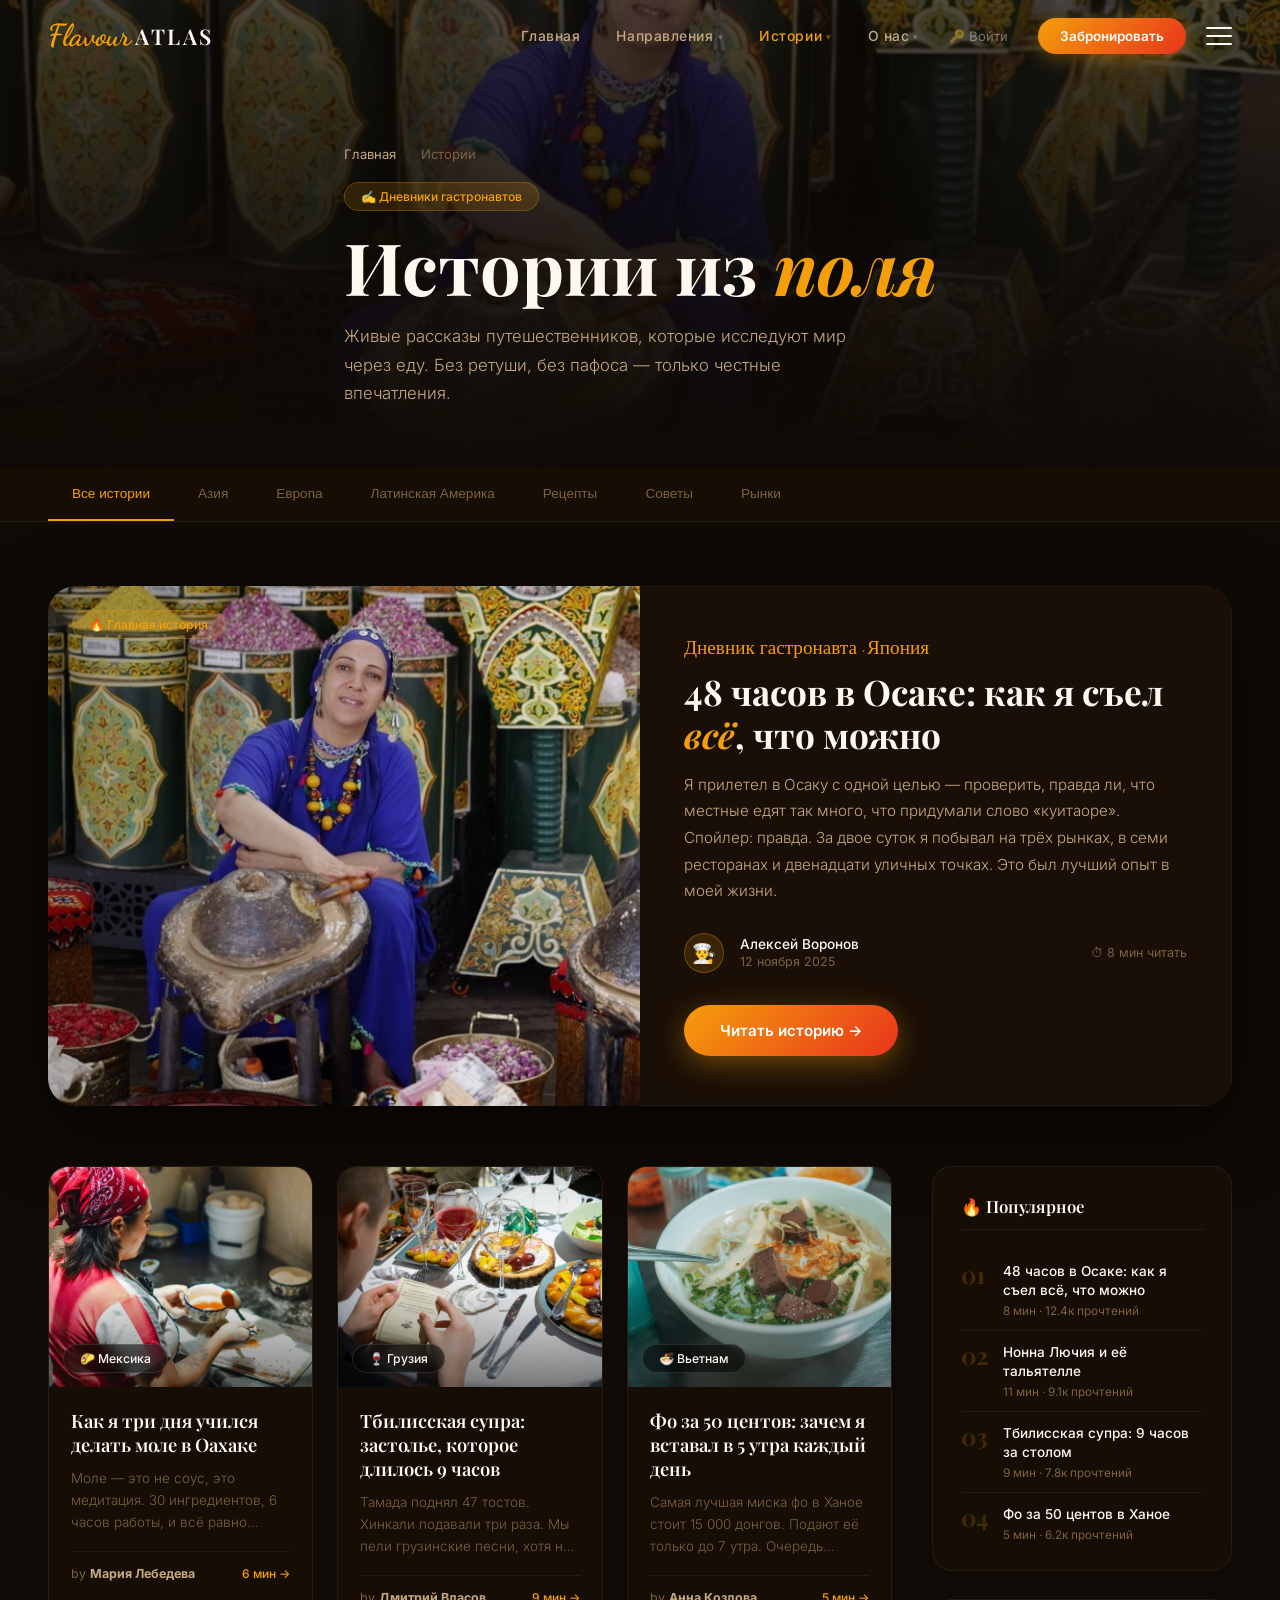
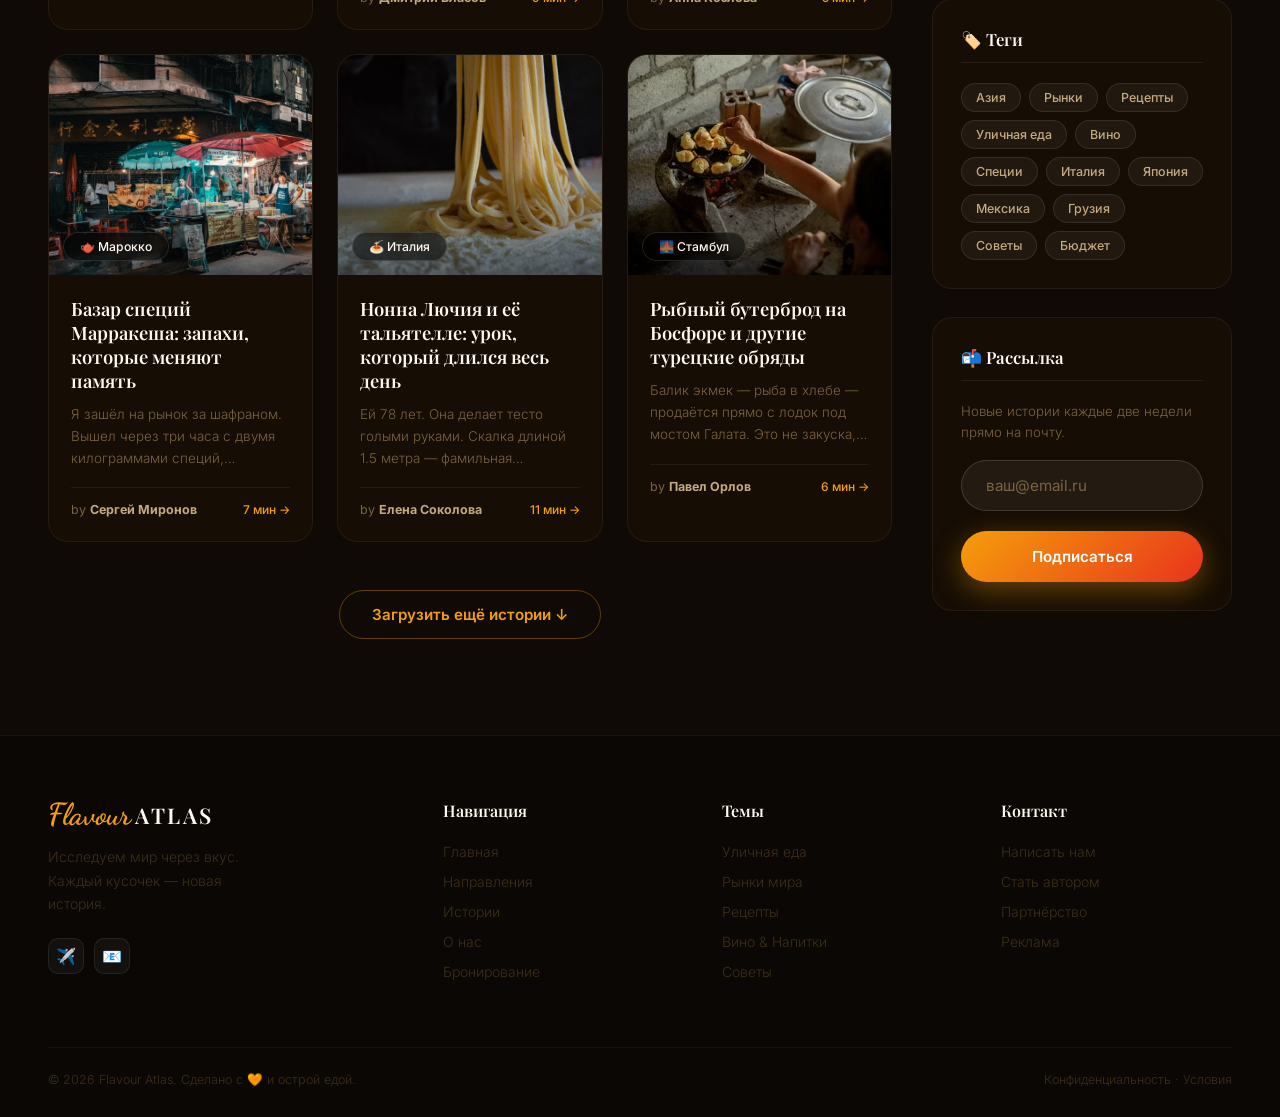
<file: story.html>
<!DOCTYPE html>
<html lang="ru">
<head>
  <meta charset="UTF-8" />
  <meta name="viewport" content="width=device-width, initial-scale=1.0, maximum-scale=1.0, user-scalable=yes" />
  <title>Истории — Flavour Atlas</title>
  <link rel="preconnect" href="https://fonts.googleapis.com" />
  <link rel="preconnect" href="https://fonts.gstatic.com" crossorigin />
  <link href="https://fonts.googleapis.com/css2?family=Playfair+Display:ital,wght@0,400;0,600;0,700;0,900;1,400&family=Inter:wght@300;400;500;600&family=Dancing+Script:wght@600;700&display=swap" rel="stylesheet" />
  <style>
    *, *::before, *::after { box-sizing: border-box; margin: 0; padding: 0; }

    :root {
      --black:   #0A0704;
      --dark:    #0F0A05;
      --dark2:   #160D04;
      --dark3:   #1A0F06;
      --gold:    #F59E0B;
      --fire:    #E8341C;
      --cream:   #FFF8F0;
      --sand:    #C4A882;
      --muted:   #7A6245;
      --dimmed:  #3D2E1A;
      --r-lg:    20px;
      --r-xl:    28px;
      --shadow-lg: 0 24px 72px rgba(0,0,0,.6);
      --transition: all .3s;
    }

    html { scroll-behavior: smooth; }

    body {
      background: var(--dark);
      color: var(--cream);
      font-family: 'Inter', sans-serif;
      -webkit-font-smoothing: antialiased;
      overflow-x: hidden;
    }

    a { text-decoration: none; color: inherit; }
    ul { list-style: none; }
    img { display: block; max-width: 100%; }

    ::-webkit-scrollbar { width: 5px; }
    ::-webkit-scrollbar-track { background: var(--black); }
    ::-webkit-scrollbar-thumb { background: linear-gradient(var(--gold), var(--fire)); border-radius: 4px; }
    ::selection { background: rgba(245,158,11,.28); color: var(--cream); }

    @keyframes floatUp   { 0%,100%{transform:translateY(0)rotate(0)}  50%{transform:translateY(-18px)rotate(6deg)} }
    @keyframes fadeUp    { from{opacity:0;transform:translateY(32px)} to{opacity:1;transform:translateY(0)} }

    .container { max-width: 1240px; margin: 0 auto; padding: 0 28px; }

    .btn {
      display: inline-flex;
      align-items: center;
      gap: 8px;
      padding: 16px 36px;
      border-radius: 100px;
      font-family: 'Inter', sans-serif;
      font-size: .95rem;
      font-weight: 600;
      cursor: pointer;
      transition: transform .2s, box-shadow .2s, background .2s, color .2s, border-color .2s;
      border: none;
      outline: none;
    }
    .btn:hover { transform: translateY(-2px); }

    .btn-primary {
      background: linear-gradient(135deg, var(--gold), var(--fire));
      color: #fff;
      box-shadow: 0 8px 28px rgba(245,158,11,.38);
    }
    .btn-primary:hover { box-shadow: 0 12px 40px rgba(245,158,11,.55); }

    .btn-ghost {
      background: transparent;
      color: var(--gold);
      border: 1.5px solid rgba(245,158,11,.35);
      padding: 14px 32px;
    }
    .btn-ghost:hover { background: var(--gold); color: var(--dark); }

    .tag {
      display: inline-flex;
      align-items: center;
      gap: 6px;
      padding: 6px 16px;
      border-radius: 100px;
      font-size: .76rem;
      font-weight: 500;
    }
    .tag-gold {
      background: rgba(245,158,11,.15);
      border: 1px solid rgba(245,158,11,.25);
      color: var(--gold);
    }
    .tag-dark {
      background: rgba(0,0,0,.5);
      backdrop-filter: blur(8px);
      border: 1px solid rgba(255,255,255,.12);
      color: var(--cream);
    }

    .breadcrumb {
      font-size: .82rem;
      color: var(--muted);
      margin-bottom: 20px;
      display: flex;
      gap: 10px;
      align-items: center;
    }
    .breadcrumb a { color: var(--sand); transition: color .2s; }
    .breadcrumb a:hover { color: var(--gold); }
    .breadcrumb .sep { color: var(--dimmed); }

    .form-input {
      width: 100%;
      background: rgba(255,255,255,.06);
      border: 1.5px solid rgba(255,255,255,.14);
      border-radius: 100px;
      padding: 15px 24px;
      color: var(--cream);
      font-family: 'Inter', sans-serif;
      font-size: .95rem;
      outline: none;
      transition: border-color .2s, box-shadow .2s;
    }
    .form-input::placeholder { color: var(--muted); }
    .form-input:focus { border-color: rgba(245,158,11,.5); box-shadow: 0 0 0 3px rgba(245,158,11,.1); }

    .navbar {
      position: fixed;
      top: 0; left: 0; right: 0;
      z-index: 999;
      padding: 18px 0;
      transition: background .4s, backdrop-filter .4s, border-bottom .4s;
    }
    .navbar.scrolled {
      background: rgba(10,7,4,.94);
      backdrop-filter: blur(22px);
      border-bottom: 1px solid rgba(245,158,11,.12);
    }
    .navbar .container {
      display: flex;
      align-items: center;
      justify-content: space-between;
      gap: 12px;
    }
    .nav-desktop { margin-left: auto; }
    .logo { display: flex; align-items: baseline; gap: 4px; text-decoration: none; }
    .logo-script { font-family: 'Dancing Script', cursive; font-size: 1.9rem; font-weight: 700; color: var(--gold); line-height: 1; }
    .logo-serif  { font-family: 'Playfair Display', serif; font-size: 1.35rem; font-weight: 600; color: var(--cream); letter-spacing: .12em; line-height: 1; }

    #menu__toggle { opacity: 0; position: absolute; pointer-events: none; }
    .nav-desktop { display: flex; align-items: center; gap: 0; list-style: none; }
    .nav-desktop > li { position: relative; }
    .nav-desktop > li > a {
      display: flex; align-items: center; gap: 4px;
      padding: 10px 18px; font-size: .87rem; font-weight: 500;
      color: var(--sand); letter-spacing: .04em; text-decoration: none;
      cursor: pointer; transition: color .2s; white-space: nowrap;
    }
    .nav-desktop > li > a:hover, .nav-desktop > li > a.active { color: var(--gold); }
    .nav-arrow { font-size: .55rem; opacity: .5; transition: transform .25s; }
    .nav-desktop > li:hover > a > .nav-arrow { transform: rotate(180deg); opacity: 1; }
    .nav-sub {
      position: absolute; top: 100%; left: 0; min-width: 200px;
      background: rgba(15,8,3,.97); border: 1px solid rgba(245,158,11,.2);
      border-radius: 12px; padding: 8px 0;
      opacity: 0; visibility: hidden; transform: translateY(10px);
      transition: opacity .25s, visibility .25s, transform .25s;
      box-shadow: 0 12px 40px rgba(0,0,0,.7); list-style: none; z-index: 1000;
    }
    .nav-desktop > li:hover > .nav-sub { opacity: 1; visibility: visible; transform: translateY(0); }
    .nav-sub li a {
      display: flex; align-items: center; gap: 8px;
      padding: 10px 20px; font-size: .82rem; color: rgba(255,248,240,.65);
      text-decoration: none; transition: color .2s, background .2s, padding-left .2s; white-space: nowrap;
    }
    .nav-sub li a:hover { color: var(--gold); background: rgba(245,158,11,.08); padding-left: 26px; }
    .nav-cta-btn {
      margin-left: 12px; display: inline-flex; align-items: center; gap: 5px;
      padding: 10px 22px; border-radius: 100px;
      background: linear-gradient(135deg, var(--gold), var(--fire));
      color: #fff; font-size: .84rem; font-weight: 600; text-decoration: none;
      box-shadow: 0 4px 20px rgba(245,158,11,.35); transition: transform .15s, box-shadow .15s;
    }
    .nav-cta-btn:hover { transform: translateY(-2px); box-shadow: 0 8px 32px rgba(245,158,11,.55); }
    .nav-auth-link {
      font-size: .82rem; color: rgba(255,248,240,.4); text-decoration: none;
      font-family: 'Inter', sans-serif; transition: color .2s; margin-right: 6px;
    }
    .nav-auth-link:hover { color: var(--gold); }

    .hamburger-menu { display: flex; align-items: center; margin-left: 8px; }
    .menu__btn { display: flex; align-items: center; width: 26px; height: 26px; cursor: pointer; z-index: 1001; position: relative; }
    .menu__btn > span, .menu__btn > span::before, .menu__btn > span::after {
      display: block; position: absolute; width: 100%; height: 2px;
      background: var(--cream); border-radius: 2px; transition-duration: .25s;
    }
    .menu__btn > span::before { content: ''; top: -8px; }
    .menu__btn > span::after  { content: ''; top:  8px; }
    #menu__toggle:checked ~ .menu__btn > span { transform: rotate(45deg); }
    #menu__toggle:checked ~ .menu__btn > span::before { top: 0; transform: rotate(0); }
    #menu__toggle:checked ~ .menu__btn > span::after { top: 0; transform: rotate(90deg); }
    .menu__box {
      display: block; position: fixed; visibility: hidden; top: 0; left: -100%;
      width: min(320px, 85vw); height: 100%; margin: 0; padding: 90px 0 40px;
      list-style: none; overflow-y: auto; background: rgba(10,7,4,.98);
      box-shadow: 2px 0 24px rgba(0,0,0,.8); border-right: 1px solid rgba(245,158,11,.12);
      transition-duration: .25s; z-index: 1000;
    }
    #menu__toggle:checked ~ .menu__box { visibility: visible; left: 0; }
    #menu__toggle:checked ~ .menu__overlay { position: fixed; inset: 0; background: rgba(0,0,0,.5); z-index: 999; }
    .menu__item {
      display: block; padding: 14px 32px; color: var(--sand);
      font-family: 'Inter', sans-serif; font-size: 1.05rem; font-weight: 500;
      text-decoration: none; border-bottom: 1px solid rgba(255,255,255,.04); transition-duration: .25s;
    }
    .menu__item:hover { color: var(--gold); background: rgba(245,158,11,.06); padding-left: 38px; }
    .menu__sub-toggle { display: none; }
    .menu__sub-toggle + label {
      display: flex; align-items: center; gap: 8px;
      padding: 16px 32px 8px; color: var(--gold); font-family: 'Inter', sans-serif;
      font-size: .95rem; font-weight: 600; cursor: default;
      letter-spacing: .04em; text-transform: uppercase;
    }
    .menu__sub-toggle + label::after { content: '▾'; font-size: .65rem; color: rgba(245,158,11,.5); }
    .menu__sub { list-style: none; background: rgba(0,0,0,.2); padding: 0 0 8px; }
    .menu__sub li a {
      display: block; padding: 10px 32px 10px 48px; font-size: .9rem;
      color: rgba(255,248,240,.55); font-family: 'Inter', sans-serif;
      text-decoration: none; transition-duration: .25s;
    }
    .menu__sub li a:hover { color: var(--gold); padding-left: 54px; }

    @media (max-width: 1024px) {
      .nav-desktop > li > a { padding: 10px 12px; }
    }
    @media (max-width: 768px) {
      .nav-cta-btn, .nav-auth-link { display: none; }
      .nav-desktop > li > a { padding: 8px 8px; font-size: .76rem; letter-spacing: 0; }
      .nav-arrow { display: none; }
      .menu__box { width: min(300px, 85vw); }
    }

    .story-hero {
      position: relative;
      min-height: 52vh;
      display: flex; align-items: flex-end;
      overflow: hidden;
      background: var(--dark);
    }
    .story-hero::before {
      content: '';
      position: absolute; inset: 0;
      background: url('Images/spec.jpg') center/cover no-repeat;
      opacity: .3;
    }
    .story-hero::after {
      content: '';
      position: absolute; inset: 0;
      background: linear-gradient(to top, var(--dark) 0%, rgba(10,7,4,.55) 55%, transparent 100%);
    }
    .story-hero-content {
      position: relative; z-index: 2;
      padding: 140px 0 60px;
    }
    .story-hero h1 {
      font-family: 'Playfair Display', serif;
      font-size: clamp(2.4rem, 6vw, 4.5rem);
      font-weight: 700; line-height: 1.1;
      color: var(--cream); margin-bottom: 16px;
      animation: fadeUp .7s .2s ease both;
    }
    .story-hero p {
      font-size: 1.05rem; color: var(--sand);
      font-weight: 300; line-height: 1.7; max-width: 540px;
      animation: fadeUp .7s .35s ease both;
    }

    .cat-bar {
      background: var(--dark2);
      border-bottom: 1px solid rgba(255,255,255,.06);
    }
    .cat-bar .container {
      display: flex; gap: 0;
      overflow-x: auto; padding-bottom: 0;
    }
    .cat-tab {
      padding: 18px 24px;
      font-size: .85rem; font-weight: 500;
      color: var(--muted); cursor: pointer;
      border-bottom: 2px solid transparent;
      transition: color .2s, border-color .2s;
      white-space: nowrap; background: none; border-top: none; border-left: none; border-right: none;
    }
    .cat-tab:hover { color: var(--cream); }
    .cat-tab.active { color: var(--gold); border-bottom-color: var(--gold); }

    .stories-section { background: var(--dark); padding: 64px 0 96px; }

    .featured-story {
      display: grid;
      grid-template-columns: 1fr 1fr;
      gap: 0;
      border-radius: var(--r-xl);
      overflow: hidden;
      margin-bottom: 56px;
      box-shadow: var(--shadow-lg);
      cursor: pointer;
      transition: transform .3s;
    }
    .featured-story:hover { transform: translateY(-4px); }

    .featured-img-wrap { position: relative; height: 520px; }
    .featured-img { width: 100%; height: 100%; object-fit: cover; transition: transform .6s; }
    .featured-story:hover .featured-img { transform: scale(1.04); }
    .featured-img-overlay {
      position: absolute; inset: 0;
      background: linear-gradient(to right, rgba(0,0,0,.3), transparent);
    }
    .featured-badge {
      position: absolute; top: 24px; left: 24px;
    }

    .featured-body {
      background: var(--dark3);
      padding: 48px 44px;
      display: flex; flex-direction: column; justify-content: center;
      border: 1px solid rgba(255,255,255,.05);
      border-left: none;
    }
    .featured-cat {
      font-family: 'Dancing Script', cursive;
      font-size: 1.2rem; color: var(--gold);
      margin-bottom: 12px;
    }
    .featured-title {
      font-family: 'Playfair Display', serif;
      font-size: clamp(1.6rem, 3vw, 2.2rem);
      font-weight: 700; line-height: 1.2;
      color: var(--cream); margin-bottom: 16px;
    }
    .featured-title em { font-style: italic; color: var(--gold); }
    .featured-excerpt {
      font-size: .95rem; color: var(--sand);
      line-height: 1.75; font-weight: 300;
      margin-bottom: 28px;
    }
    .featured-meta {
      display: flex; align-items: center; gap: 16px;
      margin-bottom: 32px;
    }
    .meta-avatar {
      width: 40px; height: 40px;
      border-radius: 50%;
      background: rgba(245,158,11,.15);
      border: 1px solid rgba(245,158,11,.3);
      display: flex; align-items: center; justify-content: center;
      font-size: 1.2rem;
    }
    .meta-author { font-size: .85rem; font-weight: 500; color: var(--cream); }
    .meta-date   { font-size: .78rem; color: var(--muted); margin-top: 2px; }
    .meta-read   { margin-left: auto; font-size: .78rem; color: var(--muted); white-space: nowrap; }

    .stories-grid {
      display: grid;
      grid-template-columns: repeat(3, 1fr);
      gap: 24px;
    }

    .story-card {
      border-radius: var(--r-lg);
      overflow: hidden;
      background: var(--dark2);
      border: 1px solid rgba(255,255,255,.06);
      cursor: pointer;
      transition: transform .35s, box-shadow .35s, border-color .35s;
    }
    .story-card:hover {
      transform: translateY(-6px);
      box-shadow: 0 20px 56px rgba(0,0,0,.5);
      border-color: rgba(245,158,11,.2);
    }

    .story-img-wrap { position: relative; height: 220px; overflow: hidden; }
    .story-img { width: 100%; height: 100%; object-fit: cover; transition: transform .5s; }
    .story-card:hover .story-img { transform: scale(1.07); }
    .story-img-overlay {
      position: absolute; inset: 0;
      background: linear-gradient(to bottom, transparent 50%, rgba(0,0,0,.5) 100%);
    }
    .story-img-cat { position: absolute; bottom: 14px; left: 14px; }

    .story-body { padding: 22px 22px 24px; }
    .story-title {
      font-family: 'Playfair Display', serif;
      font-size: 1.15rem; font-weight: 600;
      color: var(--cream); line-height: 1.3;
      margin-bottom: 10px;
      transition: color .2s;
    }
    .story-card:hover .story-title { color: var(--gold); }
    .story-excerpt {
      font-size: .84rem; color: var(--muted);
      line-height: 1.65; font-weight: 300;
      margin-bottom: 18px;
      display: -webkit-box;
      -webkit-line-clamp: 3;
      -webkit-box-orient: vertical;
      overflow: hidden;
    }
    .story-footer {
      display: flex; align-items: center;
      justify-content: space-between;
      padding-top: 14px;
      border-top: 1px solid rgba(255,255,255,.06);
    }
    .story-author { font-size: .78rem; color: var(--muted); }
    .story-author strong { color: var(--sand); }
    .story-read { font-size: .75rem; color: var(--gold); font-weight: 500; }

    .stories-with-sidebar {
      display: grid;
      grid-template-columns: 1fr 300px;
      gap: 40px;
      margin-top: 60px;
    }

    .sidebar { display: flex; flex-direction: column; gap: 28px; }

    .sidebar-widget {
      background: var(--dark2);
      border: 1px solid rgba(255,255,255,.06);
      border-radius: var(--r-lg);
      padding: 28px;
    }
    .sidebar-title {
      font-family: 'Playfair Display', serif;
      font-size: 1.05rem; font-weight: 600;
      color: var(--cream); margin-bottom: 20px;
      padding-bottom: 12px;
      border-bottom: 1px solid rgba(255,255,255,.07);
    }

    .popular-item {
      display: flex; gap: 14px; align-items: flex-start;
      padding: 12px 0;
      border-bottom: 1px solid rgba(255,255,255,.05);
      cursor: pointer; transition: var(--transition);
    }
    .popular-item:last-child { border-bottom: none; padding-bottom: 0; }
    .popular-item:hover .popular-title { color: var(--gold); }
    .popular-num {
      font-family: 'Playfair Display', serif;
      font-size: 1.5rem; font-weight: 700;
      color: rgba(245,158,11,.2); line-height: 1; flex-shrink: 0;
      width: 28px;
    }
    .popular-title { font-size: .85rem; font-weight: 500; color: var(--cream); line-height: 1.4; transition: color .2s; }
    .popular-meta  { font-size: .74rem; color: var(--muted); margin-top: 4px; }

    .tag-cloud { display: flex; flex-wrap: wrap; gap: 8px; }
    .tag-cloud-item {
      padding: 6px 14px; border-radius: 100px;
      font-size: .78rem; font-weight: 500; cursor: pointer;
      background: rgba(255,255,255,.05);
      border: 1px solid rgba(255,255,255,.09);
      color: var(--sand); transition: var(--transition);
    }
    .tag-cloud-item:hover { background: rgba(245,158,11,.12); border-color: rgba(245,158,11,.3); color: var(--gold); }

    .newsletter-widget input {
      width: 100%; margin-bottom: 10px;
    }
    .newsletter-widget .btn { width: 100%; justify-content: center; }

    .footer { background: var(--black); padding: 64px 0 30px; border-top: 1px solid rgba(255,255,255,.05); }
    .footer-grid {
      display: grid;
      grid-template-columns: 1.5fr 1fr 1fr 1fr;
      gap: 48px;
      margin-bottom: 56px;
    }
    .footer-brand p { font-size: .875rem; color: var(--dimmed); line-height: 1.7; font-weight: 300; max-width: 220px; margin-top: 14px; }
    .social-links   { display: flex; gap: 10px; margin-top: 22px; }
    .social-btn {
      width: 36px; height: 36px;
      background: rgba(255,255,255,.04);
      border: 1px solid rgba(255,255,255,.08);
      border-radius: 10px;
      display: flex; align-items: center; justify-content: center;
      font-size: 1rem;
      cursor: pointer;
      transition: all .2s;
      text-decoration: none;
    }
    .social-btn:hover { background: rgba(245,158,11,.14); border-color: rgba(245,158,11,.3); transform: translateY(-2px); }
    .footer-col h4  { font-family: 'Playfair Display', serif; font-size: 1rem; font-weight: 600; color: var(--cream); margin-bottom: 20px; }
    .footer-col li  { margin-bottom: 10px; }
    .footer-col a   { font-size: .875rem; color: var(--dimmed); font-weight: 300; transition: color .2s, padding-left .2s; }
    .footer-col a:hover { color: var(--gold); padding-left: 4px; }
    .footer-bottom {
      border-top: 1px solid rgba(255,255,255,.04);
      padding-top: 24px;
      display: flex;
      justify-content: space-between;
      align-items: center;
      flex-wrap: wrap;
      gap: 12px;
    }
    .footer-copy { font-size: .78rem; color: var(--dimmed); font-weight: 300; }

    @media (max-width: 1024px) {
      .stories-with-sidebar { grid-template-columns: 1fr; }
      .sidebar { display: none; }
      .stories-grid { grid-template-columns: repeat(2, 1fr); }
    }
    @media (max-width: 900px)  { .featured-story { grid-template-columns: 1fr; } .featured-img-wrap { height: 300px; } }
    @media (max-width: 768px)  { .stories-grid { grid-template-columns: repeat(2, 1fr); } }
    @media (max-width: 540px)  { .stories-grid { grid-template-columns: 1fr; } .footer-grid { grid-template-columns: 1fr; } .footer-bottom { flex-direction: column; text-align: center; } }
  </style>
</head>
<body>

<nav class="navbar" id="navbar">
  <div class="container">
    <a href="index.html" class="logo">
      <span class="logo-script">Flavour</span>
      <span class="logo-serif">ATLAS</span>
    </a>
    <ul class="nav-desktop">
      <li><a href="index.html">Главная</a></li>
      <li><a href="destinations.html">Направления <span class="nav-arrow">▾</span></a>
        <ul class="nav-sub"><li><a href="destinations.html">Все направления</a></li><li><a href="destinations.html">Азия</a></li><li><a href="destinations.html">Европа</a></li><li><a href="destinations.html">Латинская Америка</a></li><li><a href="destinations.html">Африка</a></li></ul>
      </li>
      <li><a href="story.html" class="active">Истории <span class="nav-arrow">▾</span></a>
        <ul class="nav-sub"><li><a href="story.html">Все истории</a></li><li><a href="story.html">Дневники</a></li><li><a href="story.html">Рецепты</a></li></ul>
      </li>
      <li><a href="about.html">О нас <span class="nav-arrow">▾</span></a>
        <ul class="nav-sub"><li><a href="about.html">Наша история</a></li><li><a href="about.html">Команда</a></li><li><a href="about.html">Контакты</a></li></ul>
      </li>
    </ul>
    <a href="auth.html" class="nav-auth-link">🔑 Войти</a>
    <a href="booking.html" class="nav-cta-btn">Забронировать</a>
    <div class="hamburger-menu">
      <input id="menu__toggle" type="checkbox"/>
      <label class="menu__btn" for="menu__toggle"><span></span></label>
      <div class="menu__overlay" onclick="document.getElementById('menu__toggle').checked=false"></div>
      <ul class="menu__box">
        <li><a class="menu__item" href="index.html">🏠 Главная</a></li>
        <li><input type="checkbox" id="sub-dest-m" class="menu__sub-toggle" checked/><label for="sub-dest-m">🗺️ Направления</label><ul class="menu__sub"><li><a href="destinations.html">Все направления</a></li><li><a href="destinations.html">Азия</a></li><li><a href="destinations.html">Европа</a></li><li><a href="destinations.html">Лат. Америка</a></li><li><a href="destinations.html">Африка</a></li></ul></li>
        <li><input type="checkbox" id="sub-story-m" class="menu__sub-toggle" checked/><label for="sub-story-m">✍️ Истории</label><ul class="menu__sub"><li><a href="story.html">Все истории</a></li><li><a href="story.html">Дневники</a></li><li><a href="story.html">Рецепты</a></li></ul></li>
        <li><input type="checkbox" id="sub-about-m" class="menu__sub-toggle" checked/><label for="sub-about-m">👥 О нас</label><ul class="menu__sub"><li><a href="about.html">Наша история</a></li><li><a href="about.html">Команда</a></li></ul></li>
        <li><a class="menu__item" href="booking.html">📅 Забронировать</a></li>
        <li><a class="menu__item" href="auth.html">🔑 Войти / Регистрация</a></li>
      </ul>
    </div>
  </div>
</nav>

<section class="story-hero">
  <div class="container story-hero-content">
    <div class="breadcrumb"><a href="index.html">Главная</a><span class="sep">/</span><span>Истории</span></div>
    <div class="tag tag-gold" style="margin-bottom:16px;">✍️ Дневники гастронавтов</div>
    <h1>Истории из <em style="color:var(--gold);font-style:italic;">поля</em></h1>
    <p>Живые рассказы путешественников, которые исследуют мир через еду. Без ретуши, без пафоса — только честные впечатления.</p>
  </div>
</section>

<div class="cat-bar">
  <div class="container">
    <button class="cat-tab active">Все истории</button>
    <button class="cat-tab">Азия</button>
    <button class="cat-tab">Европа</button>
    <button class="cat-tab">Латинская Америка</button>
    <button class="cat-tab">Рецепты</button>
    <button class="cat-tab">Советы</button>
    <button class="cat-tab">Рынки</button>
  </div>
</div>

<section class="stories-section">
  <div class="container">

    <div class="featured-story">
      <div class="featured-img-wrap">
        <img class="featured-img" src="Images/spec.jpg" alt="Osaka Dotonbori">
        <div class="featured-img-overlay"></div>
        <div class="featured-badge"><span class="tag tag-gold">🔥 Главная история</span></div>
      </div>
      <div class="featured-body">
        <div class="featured-cat">Дневник гастронавта · Япония</div>
        <h2 class="featured-title">48 часов в Осаке: как я съел <em>всё</em>, что можно</h2>
        <p class="featured-excerpt">
          Я прилетел в Осаку с одной целью — проверить, правда ли, что местные едят так много,
          что придумали слово «куитаоре». Спойлер: правда. За двое суток я побывал на трёх рынках,
          в семи ресторанах и двенадцати уличных точках. Это был лучший опыт в моей жизни.
        </p>
        <div class="featured-meta">
          <div class="meta-avatar">👨‍🍳</div>
          <div>
            <div class="meta-author">Алексей Воронов</div>
            <div class="meta-date">12 ноября 2025</div>
          </div>
          <div class="meta-read">⏱ 8 мин читать</div>
        </div>
        <a href="story.html" class="btn btn-primary" style="align-self:flex-start;">Читать историю →</a>
      </div>
    </div>

    <div class="stories-with-sidebar">

      <div>
        <div class="stories-grid">

          <div class="story-card">
            <div class="story-img-wrap">
              <img class="story-img" src="Images/mexic.jpg" alt="Oaxaca">
              <div class="story-img-overlay"></div>
              <div class="story-img-cat"><span class="tag tag-dark">🌮 Мексика</span></div>
            </div>
            <div class="story-body">
              <h3 class="story-title">Как я три дня учился делать моле в Оахаке</h3>
              <p class="story-excerpt">Моле — это не соус, это медитация. 30 ингредиентов, 6 часов работы, и всё равно ощущение, что чего-то не хватает. Пока местная повар Долорес не объяснила секрет.</p>
              <div class="story-footer">
                <div class="story-author">by <strong>Мария Лебедева</strong></div>
                <div class="story-read">6 мин →</div>
              </div>
            </div>
          </div>

          <div class="story-card">
            <div class="story-img-wrap">
              <img class="story-img" src="Images/grusin.jpg" alt="Georgia">
              <div class="story-img-overlay"></div>
              <div class="story-img-cat"><span class="tag tag-dark">🍷 Грузия</span></div>
            </div>
            <div class="story-body">
              <h3 class="story-title">Тбилисская супра: застолье, которое длилось 9 часов</h3>
              <p class="story-excerpt">Тамада поднял 47 тостов. Хинкали подавали три раза. Мы пели грузинские песни, хотя не знали слов. К концу вечера я понял, что такое настоящее гостеприимство.</p>
              <div class="story-footer">
                <div class="story-author">by <strong>Дмитрий Власов</strong></div>
                <div class="story-read">9 мин →</div>
              </div>
            </div>
          </div>

          <div class="story-card">
            <div class="story-img-wrap">
              <img class="story-img" src="Images/vietnam.jpg" alt="Vietnam pho">
              <div class="story-img-overlay"></div>
              <div class="story-img-cat"><span class="tag tag-dark">🍜 Вьетнам</span></div>
            </div>
            <div class="story-body">
              <h3 class="story-title">Фо за 50 центов: зачем я вставал в 5 утра каждый день</h3>
              <p class="story-excerpt">Самая лучшая миска фо в Ханое стоит 15 000 донгов. Подают её только до 7 утра. Очередь занимают за час до открытия. И это того стоит каждый раз.</p>
              <div class="story-footer">
                <div class="story-author">by <strong>Анна Козлова</strong></div>
                <div class="story-read">5 мин →</div>
              </div>
            </div>
          </div>

          <div class="story-card">
            <div class="story-img-wrap">
              <img class="story-img" src="Images/night.jpg" alt="Marrakesh">
              <div class="story-img-overlay"></div>
              <div class="story-img-cat"><span class="tag tag-dark">🫖 Марокко</span></div>
            </div>
            <div class="story-body">
              <h3 class="story-title">Базар специй Марракеша: запахи, которые меняют память</h3>
              <p class="story-excerpt">Я зашёл на рынок за шафраном. Вышел через три часа с двумя килограммами специй, рецептом таджина и номером телефона Ахмеда, который пригласил на ужин.</p>
              <div class="story-footer">
                <div class="story-author">by <strong>Сергей Миронов</strong></div>
                <div class="story-read">7 мин →</div>
              </div>
            </div>
          </div>

          <div class="story-card">
            <div class="story-img-wrap">
              <img class="story-img" src="Images/pasta.jpg" alt="Bologna">
              <div class="story-img-overlay"></div>
              <div class="story-img-cat"><span class="tag tag-dark">🍝 Италия</span></div>
            </div>
            <div class="story-body">
              <h3 class="story-title">Нонна Лючия и её тальятелле: урок, который длился весь день</h3>
              <p class="story-excerpt">Ей 78 лет. Она делает тесто голыми руками. Скалка длиной 1.5 метра — фамильная реликвия. И она молчала, пока я не понял сам, в чём секрет настоящей болонской пасты.</p>
              <div class="story-footer">
                <div class="story-author">by <strong>Елена Соколова</strong></div>
                <div class="story-read">11 мин →</div>
              </div>
            </div>
          </div>

          <div class="story-card">
            <div class="story-img-wrap">
              <img class="story-img" src="Images/filosof.jpg" alt="Istanbul">
              <div class="story-img-overlay"></div>
              <div class="story-img-cat"><span class="tag tag-dark">🌉 Стамбул</span></div>
            </div>
            <div class="story-body">
              <h3 class="story-title">Рыбный бутерброд на Босфоре и другие турецкие обряды</h3>
              <p class="story-excerpt">Балик экмек — рыба в хлебе — продаётся прямо с лодок под мостом Галата. Это не закуска, это традиция. И самая вкусная вещь за всю поездку.</p>
              <div class="story-footer">
                <div class="story-author">by <strong>Павел Орлов</strong></div>
                <div class="story-read">6 мин →</div>
              </div>
            </div>
          </div>

        </div>

        <div style="text-align:center;margin-top:48px;">
          <button class="btn btn-ghost">Загрузить ещё истории ↓</button>
        </div>
      </div>

      <aside class="sidebar">

        <div class="sidebar-widget">
          <div class="sidebar-title">🔥 Популярное</div>
          <div class="popular-item">
            <div class="popular-num">01</div>
            <div>
              <div class="popular-title">48 часов в Осаке: как я съел всё, что можно</div>
              <div class="popular-meta">8 мин · 12.4к прочтений</div>
            </div>
          </div>
          <div class="popular-item">
            <div class="popular-num">02</div>
            <div>
              <div class="popular-title">Нонна Лючия и её тальятелле</div>
              <div class="popular-meta">11 мин · 9.1к прочтений</div>
            </div>
          </div>
          <div class="popular-item">
            <div class="popular-num">03</div>
            <div>
              <div class="popular-title">Тбилисская супра: 9 часов за столом</div>
              <div class="popular-meta">9 мин · 7.8к прочтений</div>
            </div>
          </div>
          <div class="popular-item">
            <div class="popular-num">04</div>
            <div>
              <div class="popular-title">Фо за 50 центов в Ханое</div>
              <div class="popular-meta">5 мин · 6.2к прочтений</div>
            </div>
          </div>
        </div>

        <div class="sidebar-widget">
          <div class="sidebar-title">🏷️ Теги</div>
          <div class="tag-cloud">
            <span class="tag-cloud-item">Азия</span>
            <span class="tag-cloud-item">Рынки</span>
            <span class="tag-cloud-item">Рецепты</span>
            <span class="tag-cloud-item">Уличная еда</span>
            <span class="tag-cloud-item">Вино</span>
            <span class="tag-cloud-item">Специи</span>
            <span class="tag-cloud-item">Италия</span>
            <span class="tag-cloud-item">Япония</span>
            <span class="tag-cloud-item">Мексика</span>
            <span class="tag-cloud-item">Грузия</span>
            <span class="tag-cloud-item">Советы</span>
            <span class="tag-cloud-item">Бюджет</span>
          </div>
        </div>

        <div class="sidebar-widget newsletter-widget">
          <div class="sidebar-title">📬 Рассылка</div>
          <p style="font-size:.83rem;color:var(--muted);line-height:1.6;margin-bottom:16px;font-weight:300;">Новые истории каждые две недели прямо на почту.</p>
          <div class="form-group">
            <input class="form-input" type="email" placeholder="ваш@email.ru">
          </div>
          <div style="margin-top:10px;">
            <button class="btn btn-primary" style="width:100%;justify-content:center;">Подписаться</button>
          </div>
        </div>

      </aside>
    </div>

  </div>
</section>

<footer class="footer">
  <div class="container">
    <div class="footer-grid">
      <div class="footer-brand">
        <a href="index.html" class="logo">
          <span class="logo-script">Flavour</span>
          <span class="logo-serif">ATLAS</span>
        </a>
        <p>Исследуем мир через вкус. Каждый кусочек — новая история.</p>
        <div class="social-links">
          <a href="https://t.me/Nickusor" class="social-btn" target="_blank" rel="noopener noreferrer" title="Telegram">✈️</a>
          <a href="mailto:mihakozlov2007@gmail.com" class="social-btn" title="Email">📧</a>
        </div>
      </div>
      <div class="footer-col">
        <h4>Навигация</h4>
        <ul>
          <li><a href="index.html">Главная</a></li>
          <li><a href="destinations.html">Направления</a></li>
          <li><a href="story.html">Истории</a></li>
          <li><a href="about.html">О нас</a></li>
          <li><a href="booking.html">Бронирование</a></li>
        </ul>
      </div>
      <div class="footer-col">
        <h4>Темы</h4>
        <ul>
          <li><a href="story.html">Уличная еда</a></li>
          <li><a href="story.html">Рынки мира</a></li>
          <li><a href="story.html">Рецепты</a></li>
          <li><a href="story.html">Вино & Напитки</a></li>
          <li><a href="story.html">Советы</a></li>
        </ul>
      </div>
      <div class="footer-col">
        <h4>Контакт</h4>
        <ul>
          <li><a href="mailto:mihakozlov2007@gmail.com">Написать нам</a></li>
          <li><a href="story.html">Стать автором</a></li>
          <li><a href="about.html">Партнёрство</a></li>
          <li><a href="about.html">Реклама</a></li>
        </ul>
      </div>
    </div>
    <div class="footer-bottom">
      <span class="footer-copy">© 2026 Flavour Atlas. Сделано с 🧡 и острой едой.</span>
      <span class="footer-copy">Конфиденциальность · Условия</span>
    </div>
  </div>
</footer>

</body>
</html>
</file>
<file: shared.css>
*, *::before, *::after { box-sizing: border-box; margin: 0; padding: 0; }

:root {
  --black:      #0A0704;
  --dark:       #0F0A05;
  --dark2:      #160D04;
  --dark3:      #1C1008;
  --gold:       #F59E0B;
  --gold-light: #FCD34D;
  --fire:       #E8341C;
  --cream:      #FFF8F0;
  --sand:       #C4A882;
  --muted:      #7A6245;
  --dimmed:     #3D2E1A;
  --r-sm:       12px;
  --r-md:       20px;
  --r-lg:       28px;
  --r-xl:       36px;
  --shadow:     0 8px 32px rgba(0,0,0,.5);
  --shadow-lg:  0 20px 64px rgba(0,0,0,.6);
  --transition: all .3s ease;
}

html { scroll-behavior: smooth; }
body {
  background: var(--dark);
  color: var(--cream);
  font-family: 'Inter', sans-serif;
  -webkit-font-smoothing: antialiased;
  overflow-x: hidden;
}
a { text-decoration: none; color: inherit; }
ul { list-style: none; }
img { display: block; max-width: 100%; }

::-webkit-scrollbar { width: 5px; }
::-webkit-scrollbar-track { background: var(--black); }
::-webkit-scrollbar-thumb { background: linear-gradient(var(--gold), var(--fire)); border-radius: 4px; }
::selection { background: rgba(245,158,11,.28); color: var(--cream); }

@keyframes floatUp    { 0%,100%{transform:translateY(0)rotate(0)}  50%{transform:translateY(-18px)rotate(6deg)} }
@keyframes scrollBob  { 0%,100%{transform:translateX(-50%)translateY(0)} 50%{transform:translateX(-50%)translateY(10px)} }
@keyframes fadeUp     { from{opacity:0;transform:translateY(30px)} to{opacity:1;transform:translateY(0)} }
@keyframes pulse      { 0%,100%{box-shadow:0 0 24px rgba(245,158,11,.3)} 50%{box-shadow:0 0 48px rgba(245,158,11,.65)} }
@keyframes gradMove   { 0%{background-position:0% 50%} 50%{background-position:100% 50%} 100%{background-position:0% 50%} }

.container  { max-width: 1240px; margin: 0 auto; padding: 0 28px; }
.section    { padding: 96px 0; }

.section-label {
  font-family: 'Dancing Script', cursive;
  font-size: 1.3rem;
  color: var(--gold);
  display: block;
  margin-bottom: 10px;
}
.section-title {
  font-family: 'Playfair Display', serif;
  font-size: clamp(1.9rem, 4.5vw, 3.2rem);
  font-weight: 700;
  line-height: 1.15;
  color: var(--cream);
}
.section-title em { font-style: italic; color: var(--gold); }

.btn {
  display: inline-flex; align-items: center; gap: 8px;
  padding: 15px 34px;
  border-radius: 100px;
  font-family: 'Inter', sans-serif;
  font-size: .92rem; font-weight: 600;
  cursor: pointer;
  transition: var(--transition);
  border: none; outline: none;
  text-decoration: none;
}
.btn:hover { transform: translateY(-2px); }

.btn-primary {
  background: linear-gradient(135deg, var(--gold), var(--fire));
  color: #fff;
  box-shadow: 0 8px 28px rgba(245,158,11,.38);
}
.btn-primary:hover { box-shadow: 0 14px 40px rgba(245,158,11,.55); }

.btn-outline {
  background: transparent;
  color: var(--sand);
  border: 1.5px solid rgba(255,255,255,.2);
}
.btn-outline:hover { border-color: var(--gold); color: var(--gold); }

.btn-ghost {
  background: transparent;
  color: var(--gold);
  border: 1.5px solid rgba(245,158,11,.35);
  padding: 13px 30px;
}
.btn-ghost:hover { background: var(--gold); color: var(--dark); }

.tag {
  display: inline-flex; align-items: center; gap: 5px;
  padding: 5px 14px;
  border-radius: 100px;
  font-size: .75rem; font-weight: 500;
}
.tag-gold    { background: rgba(245,158,11,.12); border: 1px solid rgba(245,158,11,.3);  color: var(--gold); }
.tag-dark    { background: rgba(0,0,0,.48); backdrop-filter: blur(10px); border: 1px solid rgba(255,255,255,.14); color: var(--cream); }

.breadcrumb {
  font-size: .82rem;
  color: var(--muted);
  margin-bottom: 20px;
  display: flex; gap: 10px; align-items: center;
}
.breadcrumb a { color: var(--sand); transition: color .2s; }
.breadcrumb a:hover { color: var(--gold); }
.breadcrumb .sep { color: var(--dimmed); }

.navbar {
  position: fixed; top: 0; left: 0; right: 0;
  z-index: 999; padding: 14px 0;
  background: transparent;
  transition: background .35s, border-bottom .35s, box-shadow .35s;
}
.navbar.scrolled {
  background: rgba(10,7,4,.95);
  backdrop-filter: blur(22px);
  border-bottom: 1px solid rgba(245,158,11,.12);
  box-shadow: 0 4px 24px rgba(0,0,0,.4);
}
.navbar .container {
  display: flex; align-items: center; justify-content: space-between; gap: 12px;
}

.logo { display: flex; align-items: baseline; gap: 5px; text-decoration: none; }
.logo-script { font-family: 'Dancing Script', cursive; font-size: 1.85rem; font-weight: 700; color: var(--gold); line-height: 1; }
.logo-serif  { font-family: 'Playfair Display', serif;  font-size: 1.3rem;  font-weight: 600; color: var(--cream); letter-spacing: .12em; line-height: 1; }

.nav-desktop { display: flex; align-items: center; gap: 0; list-style: none; margin-left: auto; }
.nav-desktop > li { position: relative; }
.nav-desktop > li > a {
  display: flex; align-items: center; gap: 4px;
  padding: 10px 18px;
  font-size: .87rem; font-weight: 500;
  color: var(--sand); letter-spacing: .04em;
  text-decoration: none;
  transition: color .2s;
  white-space: nowrap;
}
.nav-desktop > li > a:hover,
.nav-desktop > li > a.active { color: var(--gold); }

.nav-arrow { font-size: .55rem; opacity: .5; }
.nav-desktop > li:hover > a > .nav-arrow { transform: rotate(180deg); opacity: 1; }

.nav-sub {
  position: absolute; top: 100%; left: 0;
  min-width: 200px;
  background: rgba(15,8,3,.97);
  border: 1px solid rgba(245,158,11,.2);
  border-radius: 12px;
  padding: 8px 0;
  opacity: 0; visibility: hidden;
  transform: translateY(10px);
  transition: opacity .25s, visibility .25s, transform .25s;
  box-shadow: 0 12px 40px rgba(0,0,0,.7);
  list-style: none;
  z-index: 1000;
}
.nav-desktop > li:hover > .nav-sub { opacity: 1; visibility: visible; transform: translateY(0); }
.nav-sub li a {
  display: flex; align-items: center; gap: 8px;
  padding: 10px 20px;
  font-size: .82rem; color: rgba(255,248,240,.65);
  text-decoration: none;
  transition: color .2s, background .2s, padding-left .2s;
  white-space: nowrap;
}
.nav-sub li a:hover { color: var(--gold); background: rgba(245,158,11,.08); padding-left: 26px; }

.nav-cta-btn {
  margin-left: 12px;
  display: inline-flex; align-items: center; gap: 5px;
  padding: 10px 22px; border-radius: 100px;
  background: linear-gradient(135deg, var(--gold), var(--fire));
  color: #fff; font-size: .84rem; font-weight: 600;
  text-decoration: none;
  box-shadow: 0 4px 20px rgba(245,158,11,.35);
  transition: transform .15s, box-shadow .15s;
}
.nav-cta-btn:hover { transform: translateY(-2px); box-shadow: 0 8px 32px rgba(245,158,11,.55); }
.nav-auth-link {
  font-size: .82rem; color: rgba(255,248,240,.4); text-decoration: none;
  font-family: 'Inter', sans-serif; transition: color .2s; margin-right: 6px;
}
.nav-auth-link:hover { color: var(--gold); }

.hamburger-menu { display: flex; align-items: center; margin-left: 8px; }
#menu__toggle { opacity: 0; position: absolute; pointer-events: none; }

.menu__btn {
  display: flex; align-items: center;
  width: 26px; height: 26px;
  cursor: pointer; z-index: 1001;
  position: relative;
}
.menu__btn > span,
.menu__btn > span::before,
.menu__btn > span::after {
  display: block; position: absolute;
  width: 100%; height: 2px;
  background: var(--cream);
  border-radius: 2px;
  transition-duration: .25s;
}
.menu__btn > span::before { content: ''; top: -8px; }
.menu__btn > span::after  { content: ''; top:  8px; }

#menu__toggle:checked ~ .menu__btn > span { transform: rotate(45deg); }
#menu__toggle:checked ~ .menu__btn > span::before { top: 0; transform: rotate(0); }
#menu__toggle:checked ~ .menu__btn > span::after { top: 0; transform: rotate(90deg); }

.menu__box {
  display: block; position: fixed;
  visibility: hidden;
  top: 0; left: -100%;
  width: min(320px, 85vw); height: 100%;
  margin: 0; padding: 90px 0 40px;
  list-style: none; overflow-y: auto;
  background: rgba(10,7,4,.98);
  box-shadow: 2px 0 24px rgba(0,0,0,.8);
  border-right: 1px solid rgba(245,158,11,.12);
  transition-duration: .25s;
  z-index: 1000;
}
#menu__toggle:checked ~ .menu__box { visibility: visible; left: 0; }

.menu__item {
  display: block; padding: 14px 32px;
  color: var(--sand); font-family: 'Inter', sans-serif;
  font-size: 1.05rem; font-weight: 500;
  text-decoration: none;
  border-bottom: 1px solid rgba(255,255,255,.04);
  transition-duration: .25s;
}
.menu__item:hover { color: var(--gold); background: rgba(245,158,11,.06); padding-left: 38px; }

.menu__sub-toggle { display: none; }
.menu__sub-toggle + label {
  display: flex; align-items: center; gap: 8px;
  padding: 16px 32px 8px;
  color: var(--gold); font-family: 'Inter', sans-serif;
  font-size: .95rem; font-weight: 600;
  cursor: default;
  letter-spacing: .04em;
  text-transform: uppercase;
}
.menu__sub-toggle + label::after { content: '▾'; font-size: .65rem; color: rgba(245,158,11,.5); margin-left: auto; }

.menu__sub { list-style: none; background: rgba(0,0,0,.2); padding: 0 0 8px; }
.menu__sub li a {
  display: block; padding: 10px 32px 10px 48px;
  font-size: .9rem; color: rgba(255,248,240,.55);
  font-family: 'Inter', sans-serif; text-decoration: none;
  transition-duration: .25s;
}
.menu__sub li a:hover { color: var(--gold); padding-left: 54px; }

#menu__toggle:checked ~ .menu__overlay {
  position: fixed; inset: 0;
  background: rgba(0,0,0,.5);
  z-index: 999;
}

@media (max-width: 1024px) {
  .nav-desktop > li > a { padding: 10px 12px; }
}
@media (max-width: 768px) {
  .nav-cta-btn, .nav-auth-link { display: none; }
  .nav-desktop > li > a { padding: 8px 8px; font-size: .76rem; letter-spacing: 0; }
  .nav-arrow { display: none; }
  .menu__box { width: min(300px, 85vw); }
}

.footer { background: var(--black); padding: 64px 0 30px; border-top: 1px solid rgba(255,255,255,.05); }
.footer-grid {
  display: grid; grid-template-columns: 1.5fr 1fr 1fr 1fr;
  gap: 48px; margin-bottom: 52px;
}
.footer-brand p { font-size: .875rem; color: var(--dimmed); line-height: 1.7; font-weight: 300; max-width: 220px; margin-top: 14px; }
.social-links   { display: flex; gap: 10px; margin-top: 20px; }
.social-btn {
  width: 36px; height: 36px;
  background: rgba(255,255,255,.04); border: 1px solid rgba(255,255,255,.08);
  border-radius: 10px; display: flex; align-items: center; justify-content: center;
  font-size: .95rem; cursor: pointer; transition: var(--transition);
  color: var(--cream); text-decoration: none;
}
.social-btn:hover { background: rgba(245,158,11,.14); border-color: rgba(245,158,11,.3); transform: translateY(-2px); }
.footer-col h4  { font-family: 'Playfair Display', serif; font-size: 1rem; font-weight: 600; color: var(--cream); margin-bottom: 18px; }
.footer-col li  { margin-bottom: 10px; }
.footer-col a   { font-size: .875rem; color: var(--dimmed); font-weight: 300; transition: color .2s, padding-left .2s; }
.footer-col a:hover { color: var(--gold); padding-left: 4px; }
.footer-bottom {
  border-top: 1px solid rgba(255,255,255,.04); padding-top: 22px;
  display: flex; flex-direction: column; gap: 8px;
}
.footer-links-row {
  display: flex; gap: 16px; flex-wrap: wrap; justify-content: center;
  font-size: .78rem; color: var(--dimmed);
}
.footer-links-row a {
  color: var(--dimmed); transition: color .2s;
  padding: 4px 0;
}
.footer-links-row a:hover { color: var(--gold); }
.footer-copy { font-size: .78rem; color: var(--dimmed); font-weight: 300; }

@media (max-width: 1024px) { .footer-grid { grid-template-columns: 1fr 1fr; } }
@media (max-width: 480px) {
  .footer-grid { grid-template-columns: 1fr; }
  .footer-bottom { flex-direction: column; text-align: center; }
}

.page-hero {
  position: relative;
  min-height: 50vh;
  display: flex; align-items: center;
  overflow: hidden;
  background: var(--dark);
}
.page-hero-bg {
  position: absolute; inset: 0;
  background-size: cover; background-position: center;
  opacity: .3;
}
.page-hero-overlay {
  position: absolute; inset: 0;
  background: linear-gradient(120deg, rgba(10,7,4,.92) 0%, rgba(10,7,4,.5) 60%, transparent 100%);
}
.page-hero-content {
  position: relative; z-index: 2;
  padding: 140px 0 80px;
  max-width: 680px;
}
.page-hero h1 {
  font-family: 'Playfair Display', serif;
  font-size: clamp(2.8rem, 7vw, 5rem);
  font-weight: 700; line-height: 1.08;
  color: var(--cream); margin-bottom: 24px;
}
.page-hero h1 em { font-style: italic; color: var(--gold); }
.page-hero p {
  font-size: 1.1rem; color: var(--sand);
  font-weight: 300; line-height: 1.75;
  margin-bottom: 40px;
}

.gallery-section { background: var(--dark); padding: 80px 0; }
.gallery-grid {
  display: grid;
  grid-template-columns: repeat(3, 1fr);
  gap: 20px;
}
.gallery-item {
  position: relative;
  border-radius: var(--r-lg);
  overflow: hidden;
  cursor: pointer;
  height: 320px;
  border: 1px solid rgba(255,255,255,.07);
  transition: var(--transition);
}
.gallery-item:hover {
  transform: translateY(-6px);
  border-color: rgba(245,158,11,.3);
  box-shadow: 0 20px 56px rgba(0,0,0,.5);
}
.gallery-item img {
  width: 100%; height: 100%; object-fit: cover;
  transition: transform .5s ease;
}
.gallery-item:hover img { transform: scale(1.08); }
.gallery-item-overlay {
  position: absolute; inset: 0;
  background: linear-gradient(to top, rgba(10,7,4,.85) 0%, transparent 60%);
  display: flex; flex-direction: column; justify-content: flex-end;
  padding: 24px;
  opacity: 0;
  transition: opacity .3s ease;
}
.gallery-item:hover .gallery-item-overlay { opacity: 1; }
.gallery-item-title {
  font-family: 'Playfair Display', serif;
  font-size: 1.1rem; font-weight: 700; color: var(--cream);
  margin-bottom: 4px;
}
.gallery-item-location {
  font-size: .8rem; color: var(--gold); font-weight: 500;
}
.gallery-item-zoom {
  position: absolute; top: 16px; right: 16px;
  width: 40px; height: 40px;
  background: rgba(0,0,0,.5);
  border: 1px solid rgba(255,255,255,.15);
  border-radius: 50%;
  display: flex; align-items: center; justify-content: center;
  color: var(--cream);
  opacity: 0;
  transition: opacity .3s ease, background .2s;
}
.gallery-item:hover .gallery-item-zoom { opacity: 1; }
.gallery-item-zoom:hover { background: var(--gold); color: var(--dark); }

.gallery-item.featured { grid-column: span 2; height: 400px; }

@media (max-width: 1024px) {
  .gallery-grid { grid-template-columns: repeat(2, 1fr); }
  .gallery-item.featured { grid-column: span 2; }
}
@media (max-width: 540px) {
  .gallery-grid { grid-template-columns: 1fr; }
  .gallery-item.featured { grid-column: span 1; height: 320px; }
}

.slider-container {
  position: relative;
  border-radius: var(--r-xl);
  overflow: hidden;
  border: 1px solid rgba(255,255,255,.1);
  margin-bottom: 24px;
}
.slider-track {
  display: flex;
  transition: transform .5s ease;
}
.slider-slide {
  min-width: 100%;
  position: relative;
  height: 450px;
  cursor: pointer;
}
.slider-slide img {
  width: 100%; height: 100%; object-fit: cover;
}
.slider-caption {
  position: absolute; inset: 0;
  background: linear-gradient(to top, rgba(10,7,4,.85) 0%, transparent 50%);
  display: flex; flex-direction: column; justify-content: flex-end;
  padding: 32px 28px;
}
.slider-caption h3 {
  font-family: 'Playfair Display', serif;
  font-size: 1.5rem;
  font-weight: 700; color: var(--cream); margin-bottom: 4px;
}
.slider-caption p {
  font-size: .85rem; color: var(--sand);
}
.slider-zoom {
  position: absolute; top: 20px; right: 20px;
  width: 44px; height: 44px;
  background: rgba(0,0,0,.6);
  backdrop-filter: blur(8px);
  border: 1px solid rgba(255,255,255,.1);
  border-radius: 50%;
  display: flex; align-items: center; justify-content: center;
  font-size: 1.3rem;
  color: var(--cream);
}

.slider-controls {
  display: flex; justify-content: center; align-items: center;
  gap: 16px;
}
.slider-btn {
  width: 44px; height: 44px;
  background: rgba(255,255,255,.04);
  border: 1px solid rgba(255,255,255,.15);
  border-radius: 50%;
  display: flex; align-items: center; justify-content: center;
  color: var(--sand);
  cursor: pointer;
  transition: var(--transition);
  font-size: 1.2rem;
}
.slider-btn:hover { background: rgba(245,158,11,.15); border-color: var(--gold); color: var(--gold); }

.slider-dots {
  display: flex; gap: 8px;
}
.slider-dot {
  width: 10px; height: 10px;
  border-radius: 50%;
  border: 1px solid rgba(255,255,255,.2);
  background: transparent;
  cursor: pointer;
  transition: var(--transition);
  padding: 0;
}
.slider-dot.active { background: var(--gold); border-color: var(--gold); }
.slider-dot:hover { background: rgba(245,158,11,.5); }

.lightbox {
  position: fixed; inset: 0;
  background: rgba(0,0,0,.95);
  backdrop-filter: blur(20px);
  z-index: 2000;
  display: none;
  align-items: center; justify-content: center;
  flex-direction: column;
}
.lightbox.active { display: flex; }
.lightbox-content {
  position: relative;
  max-width: 90vw; max-height: 85vh;
  display: flex; align-items: center; justify-content: center;
}
.lightbox-img {
  max-height: 80vh; max-width: 100%;
  object-fit: contain;
  border-radius: 16px;
}
.lightbox-nav {
  position: absolute; top: 50%; transform: translateY(-50%);
  width: 50px; height: 50px;
  background: rgba(0,0,0,.6);
  border: 1px solid rgba(255,255,255,.15);
  border-radius: 50%;
  display: flex; align-items: center; justify-content: center;
  color: var(--cream);
  cursor: pointer;
  transition: var(--transition);
  font-size: 1.4rem;
  z-index: 10;
}
.lightbox-nav:hover { background: rgba(245,158,11,.2); border-color: var(--gold); color: var(--gold); }
.lightbox-prev { left: -60px; }
.lightbox-next { right: -60px; }
.lightbox-close {
  position: absolute; top: -50px; right: 0;
  width: 44px; height: 44px;
  background: rgba(255,255,255,.06);
  border: 1px solid rgba(255,255,255,.2);
  border-radius: 50%;
  display: flex; align-items: center; justify-content: center;
  color: var(--cream);
  cursor: pointer;
  transition: var(--transition);
  font-size: 1.4rem;
  z-index: 10;
}
.lightbox-close:hover { background: rgba(245,158,11,.2); border-color: var(--gold); color: var(--gold); }
.lightbox-counter {
  position: absolute; top: -50px; left: 0;
  font-size: .85rem; color: var(--muted);
  font-family: 'Inter', sans-serif;
}
.lightbox-info { text-align: center; margin-top: 20px; }
.lightbox-title {
  font-family: 'Playfair Display', serif;
  font-size: 1.3rem; font-weight: 700; color: var(--cream); margin-bottom: 4px;
}
.lightbox-location { font-size: .85rem; color: var(--muted); }

@media (max-width: 1024px) {
  .lightbox-prev { left: 10px; }
  .lightbox-next { right: 10px; }
}
@media (max-width: 640px) {
  .slider-slide { height: 300px; }
}

.home-hero {
  position: relative;
  min-height: 100vh;
  display: flex; align-items: center;
  overflow: hidden;
  background: var(--dark);
}
.home-hero-bg {
  position: absolute; inset: 0;
  background-size: cover; background-position: center;
  opacity: .35;
}
.home-hero-overlay {
  position: absolute; inset: 0;
  background: linear-gradient(120deg, rgba(10,7,4,.92) 0%, rgba(10,7,4,.5) 60%, transparent 100%);
}
.home-hero-content {
  position: relative; z-index: 2;
  padding: 140px 0 80px;
  max-width: 720px;
}
.home-hero h1 {
  font-family: 'Playfair Display', serif;
  font-size: clamp(2.8rem, 7vw, 5.5rem);
  font-weight: 700; line-height: 1.08;
  color: var(--cream); margin-bottom: 24px;
}
.home-hero h1 em { font-style: italic; color: var(--gold); }
.home-hero p {
  font-size: 1.1rem; color: var(--sand);
  font-weight: 300; line-height: 1.75;
  margin-bottom: 40px;
}

.hero-particles { position: absolute; inset: 0; pointer-events: none; overflow: hidden; }
.particle {
  position: absolute;
  font-size: 1.6rem;
  opacity: .14;
  animation: floatUp 6s ease-in-out infinite;
}
.hero-pill {
  display: inline-flex; align-items: center; gap: 6px;
  padding: 7px 18px; border-radius: 100px;
  font-size: .8rem; font-weight: 500;
  background: rgba(245,158,11,.12);
  border: 1px solid rgba(245,158,11,.3);
  color: var(--gold);
  margin-bottom: 24px;
}
.hero-cta { display: flex; gap: 16px; flex-wrap: wrap; align-items: center; }
.hero-stats { display: flex; gap: 44px; flex-wrap: wrap; margin-top: 72px; }
.stat-num { font-family: 'Playfair Display', serif; font-size: 2.1rem; font-weight: 700; color: var(--gold); }
.stat-label { font-size: .78rem; font-weight: 500; color: var(--muted); text-transform: uppercase; letter-spacing: .1em; margin-top: 2px; }

.scroll-hint {
  position: absolute; bottom: 38px; left: 50%; transform: translateX(-50%);
  display: flex; flex-direction: column; align-items: center; gap: 8px;
  color: var(--muted); font-size: .72rem; letter-spacing: .15em;
  text-transform: uppercase; animation: scrollBob 2.2s ease-in-out infinite; z-index: 2;
}
.scroll-arrow {
  width: 28px; height: 28px;
  border: 1.5px solid rgba(245,158,11,.35);
  border-radius: 50%;
  display: flex; align-items: center; justify-content: center;
  color: var(--gold); font-size: .9rem;
}

.destinations { background: var(--dark); }
.dest-header {
  display: flex; justify-content: space-between;
  align-items: flex-end; margin-bottom: 56px;
  flex-wrap: wrap; gap: 20px;
}
.dest-grid {
  display: grid; grid-template-columns: repeat(3, 1fr);
  gap: 22px;
}
.dest-card {
  position: relative; border-radius: var(--r-lg);
  overflow: hidden; height: 440px;
  cursor: pointer; transition: transform .4s ease, box-shadow .4s ease;
  box-shadow: 0 4px 24px rgba(0,0,0,.45);
  display: block; text-decoration: none; color: inherit;
}
.dest-card:hover { transform: translateY(-10px); }
.dest-card-img {
  position: absolute; inset: 0; width: 100%; height: 100%;
  object-fit: cover; transition: transform .6s ease;
}
.dest-card:hover .dest-card-img { transform: scale(1.09); }
.dest-card-overlay {
  position: absolute; inset: 0;
  background: linear-gradient(to top,rgba(0,0,0,.92) 0%,rgba(0,0,0,.35) 55%,transparent 100%);
  transition: background .4s;
}
.dest-card:hover .dest-card-overlay {
  background: linear-gradient(to top,rgba(0,0,0,.95) 0%,rgba(0,0,0,.5) 55%,rgba(0,0,0,.1) 100%);
}
.dest-tag {
  position: absolute; top: 18px; left: 18px;
  background: rgba(0,0,0,.48); backdrop-filter: blur(10px);
  border: 1px solid rgba(255,255,255,.14);
  border-radius: 100px; padding: 5px 14px;
  font-size: .74rem; font-weight: 500; color: var(--cream);
}
.dest-rating {
  position: absolute; top: 18px; right: 18px;
  background: rgba(245,158,11,.88);
  border-radius: 100px; padding: 5px 12px;
  font-size: .78rem; font-weight: 700; color: #fff;
}
.dest-body { position: absolute; bottom: 0; left: 0; right: 0; padding: 26px; }
.dest-emoji { font-size: 2rem; margin-bottom: 4px; }
.dest-city { font-family: 'Playfair Display', serif; font-size: 1.9rem; font-weight: 700; color: var(--cream); line-height: 1; }
.dest-country { font-size: .84rem; color: var(--sand); margin-bottom: 10px; }
.dest-desc {
  font-size: .84rem; color: #ddd; line-height: 1.6;
  max-height: 0; overflow: hidden;
  transition: max-height .45s ease, margin .3s;
}
.dest-card:hover .dest-desc { max-height: 80px; margin-bottom: 12px; }
.dest-meta { display: flex; justify-content: space-between; align-items: center; margin-bottom: 12px; }
.dest-price { font-family: 'Playfair Display', serif; font-size: 1rem; color: var(--gold); font-weight: 700; }
.dest-time  { font-size: .74rem; color: var(--muted); }
.dest-tags  { display: flex; gap: 7px; flex-wrap: wrap; }
.dest-dish  {
  background: rgba(255,255,255,.14); backdrop-filter: blur(6px);
  border-radius: 100px; padding: 4px 12px;
  font-size: .72rem; color: var(--cream);
}

.philosophy { background: var(--dark2); position: relative; overflow: hidden; }
.philosophy::before {
  content: '🍴'; position: absolute; right: -80px; top: 50%;
  transform: translateY(-50%); font-size: 18rem; opacity: .03; pointer-events: none;
}
.philosophy-grid { display: grid; grid-template-columns: 1fr 1fr; gap: 80px; align-items: center; }
.philo-images    { position: relative; height: 540px; }
.philo-img-main {
  position: absolute; top: 0; left: 0;
  width: 72%; height: 72%; object-fit: cover;
  border-radius: var(--r-lg); box-shadow: 0 24px 72px rgba(0,0,0,.65);
}
.philo-img-secondary {
  position: absolute; bottom: 0; right: 0;
  width: 54%; height: 44%; object-fit: cover;
  border-radius: var(--r-md); border: 4px solid var(--dark2);
  box-shadow: 0 16px 48px rgba(0,0,0,.55);
}
.philo-badge {
  position: absolute; bottom: 23%; left: 34%;
  background: linear-gradient(135deg, var(--gold), var(--fire));
  border-radius: var(--r-md); padding: 16px 22px; text-align: center;
  box-shadow: 0 10px 36px rgba(245,158,11,.48);
  animation: pulse 3s ease-in-out infinite; z-index: 2;
}
.philo-badge-num   { font-family: 'Playfair Display', serif; font-size: 2.1rem; font-weight: 700; color: #fff; line-height: 1; }
.philo-badge-label { font-size: .72rem; font-weight: 500; color: rgba(255,255,255,.8); margin-top: 3px; }
.philo-points { display: flex; flex-direction: column; gap: 20px; margin-top: 32px; }
.philo-point {
  display: flex; gap: 20px; align-items: flex-start;
  padding: 22px; background: rgba(255,255,255,.03);
  border: 1px solid rgba(255,255,255,.06);
  border-radius: var(--r-md); transition: var(--transition); cursor: default;
}
.philo-point:hover { background: rgba(245,158,11,.05); border-color: rgba(245,158,11,.2); transform: translateX(6px); }
.philo-icon {
  width: 50px; height: 50px; flex-shrink: 0;
  background: rgba(245,158,11,.1); border: 1px solid rgba(245,158,11,.2);
  border-radius: 14px; display: flex; align-items: center; justify-content: center; font-size: 1.4rem;
}
.philo-point h4 { font-family: 'Playfair Display', serif; font-size: 1.05rem; font-weight: 600; color: var(--cream); margin-bottom: 5px; }
.philo-point p  { font-size: .875rem; color: var(--muted); line-height: 1.65; font-weight: 300; }

.experiences { background: var(--dark); }
.exp-header  { text-align: center; margin-bottom: 60px; }
.exp-grid    { display: grid; grid-template-columns: repeat(3, 1fr); gap: 20px; }
.exp-card {
  background: rgba(255,255,255,.03); border: 1px solid rgba(255,255,255,.06);
  border-radius: var(--r-lg); padding: 32px 28px;
  position: relative; overflow: hidden;
  transition: var(--transition); cursor: pointer;
  display: block; text-decoration: none; color: inherit;
}
.exp-card::before {
  content: ''; position: absolute; top: 0; left: 0; right: 0;
  height: 2.5px; border-radius: 100px 100px 0 0;
}
.exp-card.c1::before { background: linear-gradient(90deg,#F59E0B,#E8341C); }
.exp-card.c2::before { background: linear-gradient(90deg,#F59E0B,#FB923C); }
.exp-card.c3::before { background: linear-gradient(90deg,#7C3AED,#A78BFA); }
.exp-card.c4::before { background: linear-gradient(90deg,#EF4444,#F97316); }
.exp-card.c5::before { background: linear-gradient(90deg,#14B8A6,#38BDF8); }
.exp-card.c6::before { background: linear-gradient(90deg,#EC4899,#F43F5E); }
.exp-card:hover { background: rgba(255,255,255,.07); border-color: rgba(245,158,11,.22); transform: translateY(-6px); box-shadow: 0 20px 56px rgba(0,0,0,.4); }
.exp-emoji { font-size: 2.6rem; margin-bottom: 20px; }
.exp-card h3 { font-family: 'Playfair Display', serif; font-size: 1.2rem; font-weight: 600; color: var(--cream); margin-bottom: 12px; line-height: 1.3; }
.exp-card p  { font-size: .875rem; color: var(--muted); line-height: 1.7; font-weight: 300; margin-bottom: 24px; }
.exp-footer  { display: flex; align-items: center; justify-content: space-between; }
.exp-duration{ font-size: .78rem; color: var(--gold); font-weight: 500; }
.exp-link    { font-size: .78rem; color: var(--muted); transition: color .2s; }
.exp-card:hover .exp-link { color: var(--gold); }

.food-strip {
  padding: 50px 0;
  background: linear-gradient(135deg, #1A0900, #2A1000, #1A0900);
  background-size: 200% 200%; animation: gradMove 8s ease infinite;
  overflow: hidden;
}
.strip-track  { display: flex; gap: 0; }
.strip-item   { display: inline-flex; align-items: center; gap: 16px; padding: 0 36px; border-right: 1px solid rgba(245,158,11,.15); flex-shrink: 0; }
.strip-dish   { font-family: 'Playfair Display', serif; font-size: 1.05rem; color: var(--cream); font-weight: 600; }
.strip-country{ font-size: .78rem; color: var(--muted); font-weight: 300; }

.tips { background: var(--dark2); }
.tips-grid { display: grid; grid-template-columns: 1fr 1fr; gap: 72px; align-items: start; }
.tips-left p { font-size: .95rem; color: var(--muted); line-height: 1.75; font-weight: 300; margin: 18px 0 28px; }
.tips-img { width: 100%; height: 260px; object-fit: cover; border-radius: var(--r-lg); box-shadow: 0 16px 48px rgba(0,0,0,.5); }
.tips-list { display: flex; flex-direction: column; gap: 14px; }
.tip-item {
  display: flex; gap: 18px; align-items: flex-start;
  background: rgba(255,255,255,.03); border: 1px solid rgba(255,255,255,.06);
  border-radius: var(--r-md); padding: 20px 22px;
  transition: var(--transition); cursor: default;
}
.tip-item:hover { background: rgba(245,158,11,.05); border-color: rgba(245,158,11,.25); transform: translateX(5px); }
.tip-emoji { font-size: 1.8rem; flex-shrink: 0; }
.tip-item h4 { font-family: 'Playfair Display', serif; font-size: .97rem; font-weight: 600; color: var(--cream); margin-bottom: 3px; }
.tip-item p  { font-size: .83rem; color: var(--muted); line-height: 1.6; font-weight: 300; }

.reviews { background: var(--dark); }
.reviews-header { text-align: center; margin-bottom: 60px; }
.reviews-grid   { display: grid; grid-template-columns: repeat(3, 1fr); gap: 22px; }
.review-card {
  background: rgba(255,255,255,.033); border: 1px solid rgba(255,255,255,.07);
  border-radius: var(--r-lg); padding: 34px 30px;
  transition: var(--transition);
  display: block; text-decoration: none; color: inherit;
}
.review-card:hover { border-color: rgba(245,158,11,.2); transform: translateY(-4px); box-shadow: 0 16px 48px rgba(0,0,0,.35); }
.review-quote { font-family: 'Playfair Display', serif; font-size: 3.5rem; color: rgba(245,158,11,.18); line-height: .8; margin-bottom: 14px; }
.review-text  { font-size: .92rem; color: var(--sand); line-height: 1.8; font-weight: 300; margin-bottom: 26px; }
.review-footer{ display: flex; align-items: center; gap: 14px; }
.review-avatar {
  width: 50px; height: 50px; background: rgba(245,158,11,.1);
  border: 1px solid rgba(245,158,11,.25); border-radius: 50%;
  display: flex; align-items: center; justify-content: center; font-size: 1.5rem; flex-shrink: 0;
}
.review-name  { font-family: 'Playfair Display', serif; font-size: .98rem; font-weight: 600; color: var(--cream); }
.review-city  { font-size: .78rem; color: var(--muted); margin-top: 2px; }
.review-stars { margin-left: auto; text-align: right; }
.stars        { color: var(--gold); font-size: .85rem; }
.review-dest  { font-size: .74rem; color: var(--muted); margin-top: 3px; }

.newsletter {
  padding: 90px 0;
  background: linear-gradient(135deg, #1A0800, #2D1500, #1A0800);
  position: relative; overflow: hidden; text-align: center;
}
.newsletter::before {
  content: ''; position: absolute; width: 360px; height: 360px;
  top: -100px; right: -80px;
  background: radial-gradient(circle, rgba(245,158,11,.07), transparent 70%);
  border-radius: 50%; pointer-events: none;
}
.newsletter::after {
  content: ''; position: absolute; width: 300px; height: 300px;
  bottom: -80px; left: -60px;
  background: radial-gradient(circle, rgba(232,52,28,.07), transparent 70%);
  border-radius: 50%; pointer-events: none;
}
.newsletter-inner { position: relative; z-index: 1; }
.newsletter-icon  { font-size: 3.2rem; margin-bottom: 16px; }
.newsletter h2 { font-family: 'Playfair Display', serif; font-size: clamp(1.8rem,4vw,2.8rem); font-weight: 700; color: var(--cream); margin-bottom: 14px; }
.newsletter h2 em { color: var(--gold); font-style: italic; }
.newsletter p  { font-size: 1rem; color: var(--muted); line-height: 1.7; font-weight: 300; max-width: 520px; margin: 0 auto 36px; }
.newsletter-form { display: flex; gap: 12px; max-width: 480px; margin: 0 auto; flex-wrap: wrap; justify-content: center; }
.newsletter-input {
  flex: 1; min-width: 220px;
  background: rgba(255,255,255,.06); border: 1.5px solid rgba(255,255,255,.14);
  border-radius: 100px; padding: 15px 24px;
  color: var(--cream); font-family: 'Inter', sans-serif; font-size: .95rem;
  outline: none; transition: border-color .2s, box-shadow .2s;
}
.newsletter-input::placeholder { color: var(--muted); }
.newsletter-input:focus { border-color: rgba(245,158,11,.5); box-shadow: 0 0 0 3px rgba(245,158,11,.1); }
.newsletter-success {
  display: none;
  background: rgba(245,158,11,.1); border: 1px solid rgba(245,158,11,.3);
  border-radius: var(--r-md); padding: 20px 32px;
  color: var(--gold); font-size: 1rem; font-weight: 500;
  max-width: 480px; margin: 0 auto;
}

.about-hero {
  position: relative;
  min-height: 80vh;
  display: flex; align-items: center;
  overflow: hidden; background: var(--dark);
}
.about-hero-bg {
  position: absolute; inset: 0;
  background-size: cover; background-position: center;
  opacity: .3;
}
.about-hero-overlay {
  position: absolute; inset: 0;
  background: linear-gradient(120deg, rgba(10,7,4,.92) 0%, rgba(10,7,4,.5) 60%, transparent 100%);
}
.about-hero-content {
  position: relative; z-index: 2;
  padding: 140px 0 80px;
  max-width: 680px;
}
.about-hero h1 {
  font-family: 'Playfair Display', serif;
  font-size: clamp(2.8rem, 7vw, 5rem);
  font-weight: 700; line-height: 1.08;
  color: var(--cream); margin-bottom: 24px;
}
.about-hero h1 em { font-style: italic; color: var(--gold); }
.about-hero p {
  font-size: 1.1rem; color: var(--sand);
  font-weight: 300; line-height: 1.75;
  margin-bottom: 40px;
}
.about-hero-stats {
  display: flex; gap: 48px; flex-wrap: wrap;
}

.origin { background: var(--dark2); }
.origin-grid {
  display: grid; grid-template-columns: 1fr 1fr;
  gap: 72px; align-items: center;
}
.origin-imgs { position: relative; height: 520px; }
.origin-img-a {
  position: absolute; top:0; left:0;
  width: 68%; height: 72%;
  object-fit: cover;
  border-radius: var(--r-xl);
  box-shadow: var(--shadow-lg);
}
.origin-img-b {
  position: absolute; bottom:0; right:0;
  width: 55%; height: 48%;
  object-fit: cover;
  border-radius: var(--r-lg);
  border: 4px solid var(--dark2);
  box-shadow: var(--shadow);
}
.origin-year {
  position: absolute; top:38%; left:52%;
  background: linear-gradient(135deg, var(--gold), var(--fire));
  border-radius: var(--r-lg);
  padding: 18px 20px; text-align:center;
  box-shadow: 0 12px 36px rgba(245,158,11,.45);
  animation: pulse 3s ease-in-out infinite;
  z-index: 2;
}
.origin-year-num   { font-family:'Playfair Display',serif; font-size:1.8rem; font-weight:700; color:#fff; }
.origin-year-label { font-size:.7rem; font-weight:500; color:rgba(255,255,255,.8); margin-top:2px; }

.origin-text .section-title { margin-bottom: 24px; }
.origin-text p {
  font-size: .95rem; color: var(--sand);
  line-height: 1.8; font-weight: 300;
  margin-bottom: 18px;
}
.origin-text p strong { color: var(--cream); font-weight: 500; }

.values { background: var(--dark); }
.values-header { text-align: center; margin-bottom: 60px; }
.values-grid {
  display: grid; grid-template-columns: repeat(4, 1fr);
  gap: 20px;
}
.value-card {
  background: rgba(255,255,255,.03);
  border: 1px solid rgba(255,255,255,.07);
  border-radius: var(--r-lg);
  padding: 32px 24px;
  text-align: center;
  transition: var(--transition);
  cursor: default;
  position: relative; overflow: hidden;
}
.value-card::before {
  content: ''; position: absolute;
  top: 0; left: 0; right: 0; height: 2px;
}
.value-card:nth-child(1)::before { background: linear-gradient(90deg,#F59E0B,#E8341C); }
.value-card:nth-child(2)::before { background: linear-gradient(90deg,#7C3AED,#A78BFA); }
.value-card:nth-child(3)::before { background: linear-gradient(90deg,#14B8A6,#38BDF8); }
.value-card:nth-child(4)::before { background: linear-gradient(90deg,#EC4899,#F59E0B); }
.value-card:hover {
  background: rgba(255,255,255,.07);
  transform: translateY(-6px);
  border-color: rgba(245,158,11,.2);
}
.value-icon { font-size: 2.8rem; margin-bottom: 18px; }
.value-title {
  font-family: 'Playfair Display', serif;
  font-size: 1.1rem; font-weight: 700;
  color: var(--cream); margin-bottom: 10px;
}
.value-desc { font-size: .85rem; color: var(--muted); line-height: 1.7; font-weight: 300; }

.team { background: var(--dark2); }
.team-header { text-align:center; margin-bottom: 60px; }
.team-grid {
  display: grid; grid-template-columns: repeat(4, 1fr);
  gap: 24px;
}
.team-card {
  border-radius: var(--r-lg);
  overflow: hidden;
  background: var(--dark);
  border: 1px solid rgba(255,255,255,.06);
  transition: var(--transition);
  cursor: default;
}
.team-card:hover { transform: translateY(-6px); box-shadow: 0 20px 56px rgba(0,0,0,.5); border-color: rgba(245,158,11,.2); }
.team-img-wrap {
  height: 200px; position: relative; overflow: hidden;
  background: linear-gradient(135deg, rgba(245,158,11,.1), rgba(232,52,28,.1));
}
.team-img { width: 100%; height: 100%; object-fit: cover; transition: transform .5s; }
.team-card:hover .team-img { transform: scale(1.06); }
.team-body { padding: 20px; }
.team-name {
  font-family: 'Playfair Display', serif;
  font-size: 1.1rem; font-weight: 700; color: var(--cream);
  margin-bottom: 3px;
}
.team-role { font-size: .78rem; color: var(--gold); font-weight: 500; margin-bottom: 10px; }
.team-bio  { font-size: .8rem; color: var(--muted); line-height: 1.6; font-weight: 300; margin-bottom: 14px; }
.team-countries { font-size: .75rem; color: var(--muted); }
.team-countries strong { color: var(--sand); }

.impact {
  background: linear-gradient(135deg, #1A0800, #2D1500, #1A0800);
  background-size: 200% 200%;
  animation: gradMove 8s ease infinite;
  padding: 80px 0;
}
.impact-grid {
  display: grid; grid-template-columns: repeat(4, 1fr);
  gap: 0;
}
.impact-item {
  text-align: center;
  padding: 32px 24px;
  border-right: 1px solid rgba(245,158,11,.12);
}
.impact-item:last-child { border-right: none; }
.impact-num {
  font-family: 'Playfair Display', serif;
  font-size: clamp(2.4rem, 5vw, 3.6rem);
  font-weight: 700; color: var(--gold);
  line-height: 1; margin-bottom: 8px;
}
.impact-label { font-size: .85rem; color: var(--muted); font-weight: 400; line-height: 1.4; }

.timeline-section { background: var(--dark); }
.timeline { position: relative; max-width: 720px; margin: 0 auto; }
.timeline::before {
  content: '';
  position: absolute;
  left: 50%; top: 0; bottom: 0;
  width: 1.5px;
  background: linear-gradient(to bottom, transparent, rgba(245,158,11,.3), transparent);
  transform: translateX(-50%);
}
.tl-item {
  display: flex; gap: 40px; align-items: flex-start;
  margin-bottom: 48px; position: relative;
}
.tl-item:nth-child(even) { flex-direction: row-reverse; }
.tl-content {
  flex: 1;
  background: rgba(255,255,255,.03);
  border: 1px solid rgba(255,255,255,.07);
  border-radius: var(--r-lg);
  padding: 24px;
  transition: var(--transition);
}
.tl-item:hover .tl-content { border-color: rgba(245,158,11,.2); background: rgba(245,158,11,.04); }
.tl-year {
  font-family: 'Playfair Display', serif;
  font-size: 1.4rem; font-weight: 700; color: var(--gold); margin-bottom: 6px;
}
.tl-title { font-family:'Playfair Display',serif; font-size:1rem; font-weight:600; color:var(--cream); margin-bottom:8px; }
.tl-text  { font-size:.84rem; color:var(--muted); line-height:1.65; font-weight:300; }
.tl-dot {
  width: 40px; height: 40px;
  border-radius: 50%; flex-shrink: 0;
  background: linear-gradient(135deg, var(--gold), var(--fire));
  display: flex; align-items:center; justify-content:center;
  font-size: 1.2rem;
  box-shadow: 0 4px 16px rgba(245,158,11,.4);
  position: relative; z-index: 1;
  margin-top: 16px;
}
.tl-spacer { flex: 1; }

.about-cta {
  background: var(--dark2);
  padding: 80px 0;
  text-align: center;
}
.about-cta h2 {
  font-family: 'Playfair Display', serif;
  font-size: clamp(2rem, 5vw, 3.2rem);
  font-weight: 700; color: var(--cream); margin-bottom: 16px;
}
.about-cta h2 em { color: var(--gold); font-style: italic; }
.about-cta p { font-size: 1rem; color: var(--muted); line-height: 1.7; font-weight: 300; max-width: 500px; margin: 0 auto 36px; }
.about-cta-btns { display: flex; gap: 14px; justify-content: center; flex-wrap: wrap; }

.booking-form {
  max-width: 640px; margin: 0 auto;
  background: rgba(255,255,255,.03);
  border: 1px solid rgba(255,255,255,.07);
  border-radius: var(--r-xl);
  padding: 40px;
}
.form-group { display: flex; flex-direction: column; gap: 8px; margin-bottom: 20px; }
.form-label { font-size: .83rem; font-weight: 500; color: var(--sand); letter-spacing: .04em; }
.form-input, .form-select, .form-textarea {
  background: rgba(255,255,255,.05);
  border: 1.5px solid rgba(255,255,255,.1);
  border-radius: var(--r-md);
  padding: 14px 18px;
  color: var(--cream);
  font-family: 'Inter', sans-serif;
  font-size: .92rem;
  outline: none;
  transition: border-color .2s, box-shadow .2s;
  width: 100%;
}
.form-input::placeholder, .form-textarea::placeholder { color: var(--muted); }
.form-input:focus, .form-select:focus, .form-textarea:focus {
  border-color: rgba(245,158,11,.5);
  box-shadow: 0 0 0 3px rgba(245,158,11,.1);
}
.form-select {
  appearance: none;
  background-image: url("data:image/svg+xml,%3Csvg xmlns='http://www.w3.org/2000/svg' width='12' height='12' viewBox='0 0 12 12'%3E%3Cpath d='M6 8L1 3h10z' fill='%237A6245'/%3E%3C/svg%3E");
  background-repeat: no-repeat; background-position: right 16px center;
  padding-right: 40px; cursor: pointer;
}
.form-select option { background: var(--dark2); color: var(--cream); }
.form-textarea { resize: vertical; min-height: 120px; }
.form-row { display: grid; grid-template-columns: 1fr 1fr; gap: 20px; }

.success-box {
  text-align: center;
  padding: 60px 40px;
  background: rgba(255,255,255,.03);
  border: 1px solid rgba(255,255,255,.07);
  border-radius: var(--r-xl);
}
.success-box h2 {
  font-family: 'Playfair Display', serif;
  font-size: 1.8rem; font-weight: 700;
  color: var(--cream); margin-bottom: 12px;
}
.success-box p { color: var(--muted); line-height: 1.7; font-weight: 300; }

.reveal {
  opacity: 0;
  transform: translateY(30px);
  transition: opacity .6s ease, transform .6s ease;
}
.reveal.visible {
  opacity: 1;
  transform: translateY(0);
}

@media (max-width: 1024px) {
  .values-grid { grid-template-columns: repeat(2,1fr); }
  .team-grid { grid-template-columns: repeat(2,1fr); }
  .impact-grid { grid-template-columns: repeat(2,1fr); }
  .dest-grid { grid-template-columns: repeat(2,1fr); }
  .exp-grid { grid-template-columns: repeat(2,1fr); }
  .reviews-grid { grid-template-columns: repeat(2,1fr); }
  .footer-grid { grid-template-columns: 1fr 1fr; }
}
@media (max-width: 768px) {
  .section { padding: 70px 0; }
  .origin-grid { grid-template-columns: 1fr; }
  .origin-imgs { height: 320px; }
  .philosophy-grid { grid-template-columns: 1fr; }
  .philo-images { height: 320px; }
  .timeline::before { left:20px; }
  .tl-item,.tl-item:nth-child(even) { flex-direction:column; gap:16px; }
  .tl-dot { margin-top:0; }
  .dest-grid { grid-template-columns: 1fr; }
  .dest-card { height: 380px; }
  .exp-grid { grid-template-columns: 1fr; }
  .tips-grid { grid-template-columns: 1fr; }
  .reviews-grid { grid-template-columns: 1fr; }
  .form-row { grid-template-columns: 1fr; }
}
@media (max-width: 540px) {
  .values-grid { grid-template-columns: 1fr; }
  .team-grid { grid-template-columns: 1fr; }
  .impact-grid { grid-template-columns: repeat(2,1fr); }
  .footer-grid { grid-template-columns: 1fr; }
  .footer-bottom { flex-direction: column; text-align: center; }
}
</file>
